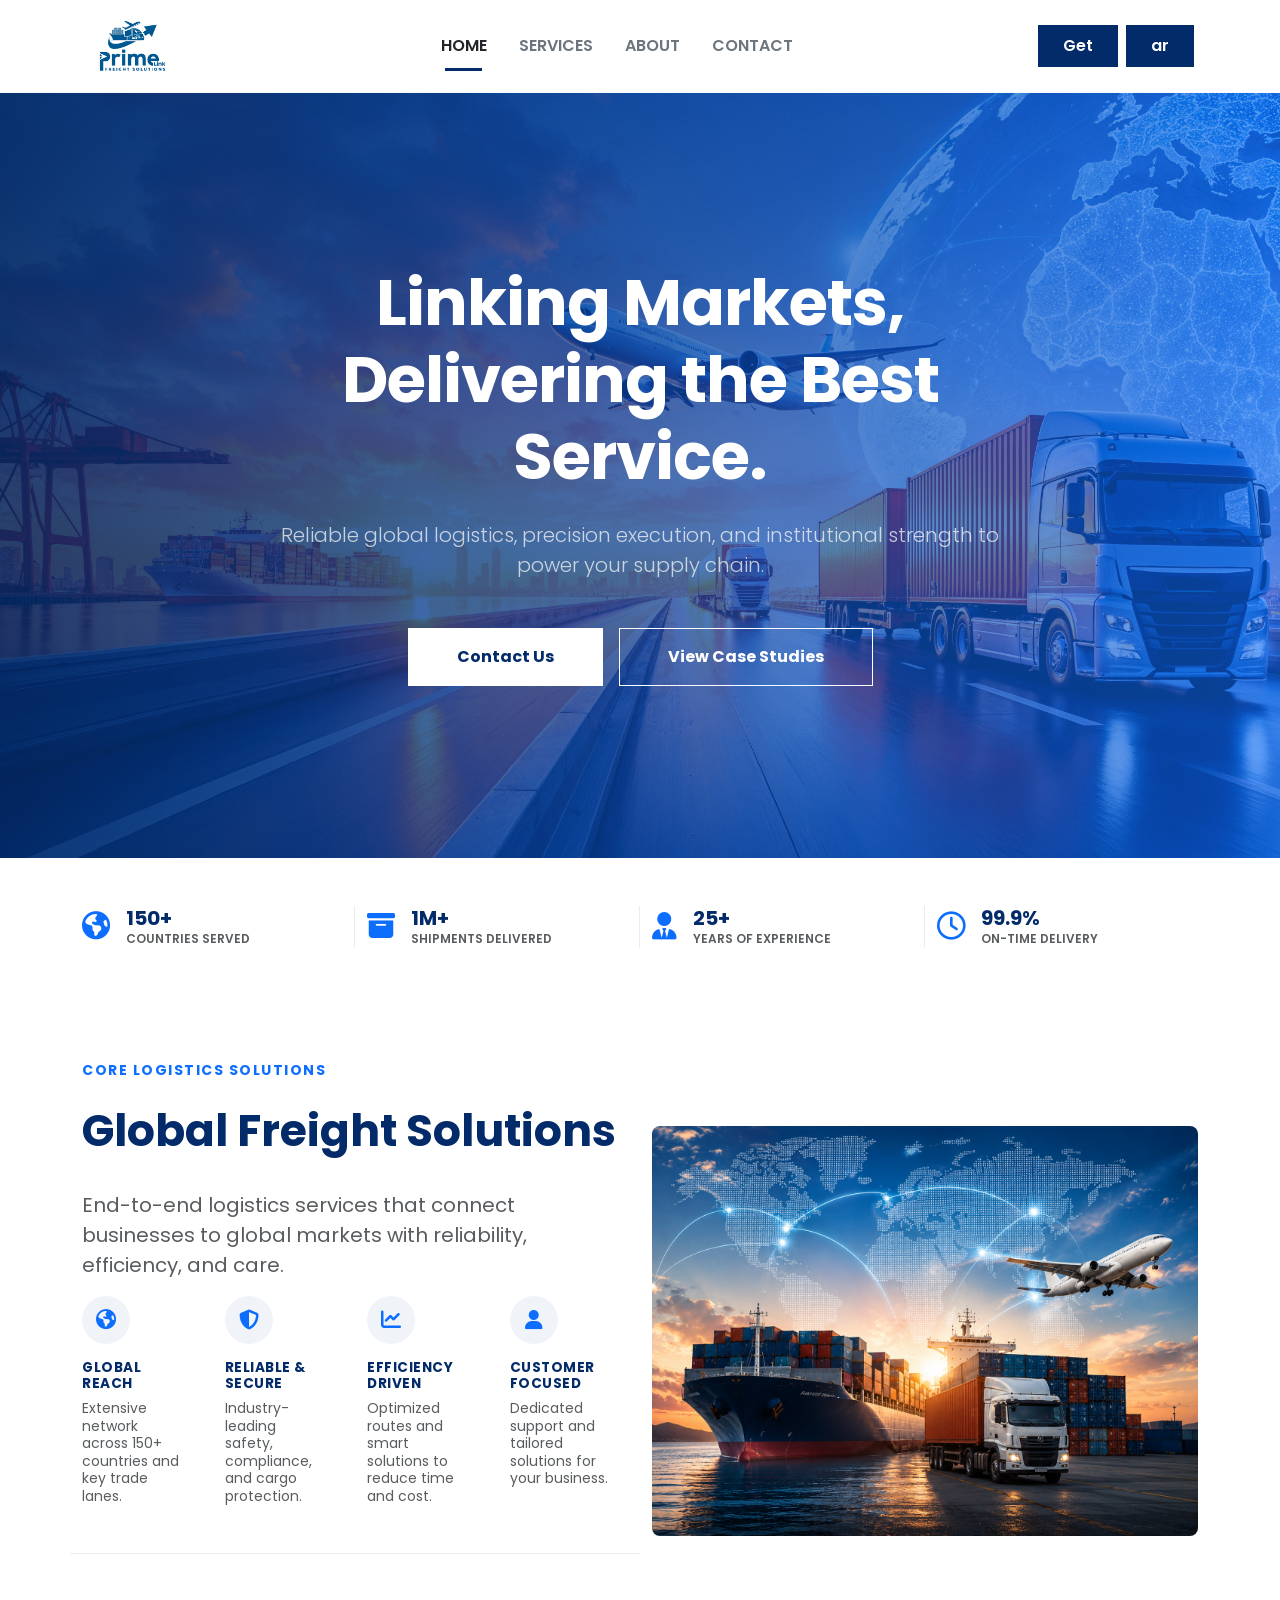
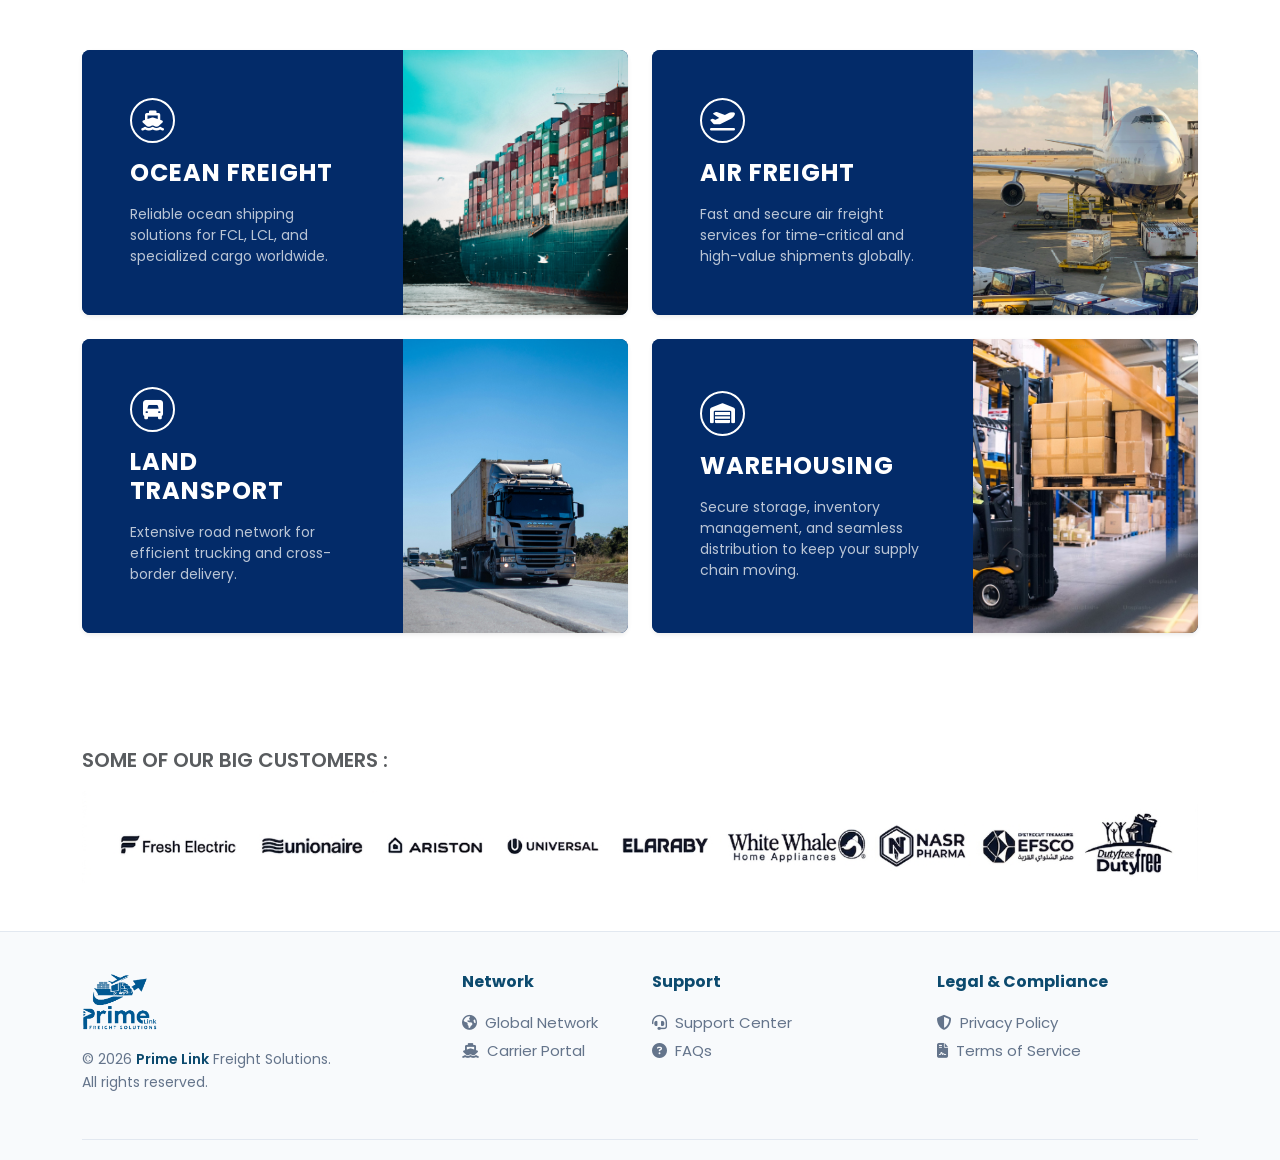
<file: index.html>
<!DOCTYPE html>
<html lang="en">
<head>
    <meta charset="UTF-8">
    <meta name="viewport" content="width=device-width, initial-scale=1.0">
    <title>Prime Link | Loading...</title>
    
    <script>
        // 1. Detect the user's browser or device language
        const userLanguage = navigator.language || navigator.userLanguage;
        
        // 2. Clear old strings to get the main two-letter language code (e.g., 'ar-EG' -> 'ar')
        const cleanLang = userLanguage.toLowerCase().slice(0, 2);

        // 3. Asynchronous redirection logic based on language rules
        if (cleanLang === 'ar') {
            // If the language is Arabic, redirect to the Arabic directory
            window.location.href = "ar/index.html";
        } else {
            // Default fallback: Redirect all other world languages to the English directory
            window.location.href = "en/index.html";
        }
    </script>
</head>
<body style="background-color: #021a3f; display: flex; justify-content: center; align-items: center; height: 100vh; margin: 0; font-family: sans-serif; color: white;">

    <div style="text-align: center; padding: 20px;">
        <h2 style="margin-bottom: 10px;">Welcome to Prime Link</h2>
        <p style="opacity: 0.8; font-size: 0.9rem; margin-bottom: 20px;">Please select your preferred language / الرجاء اختيار اللغة المفضلة</p>
        <div style="display: flex; gap: 15px; justify-content: center;">
            <a href="en/index.html" style="color: #ffffff; background-color: #032b69; padding: 10px 20px; text-decoration: none; border-radius: 5px; font-weight: 600; font-size: 0.85rem;">English</a>
            <a href="ar/index.html" style="color: #ffffff; background-color: #198754; padding: 10px 20px; text-decoration: none; border-radius: 5px; font-weight: 600; font-size: 0.85rem;">العربية</a>
        </div>
    </div>

</body>
</html>
</file>
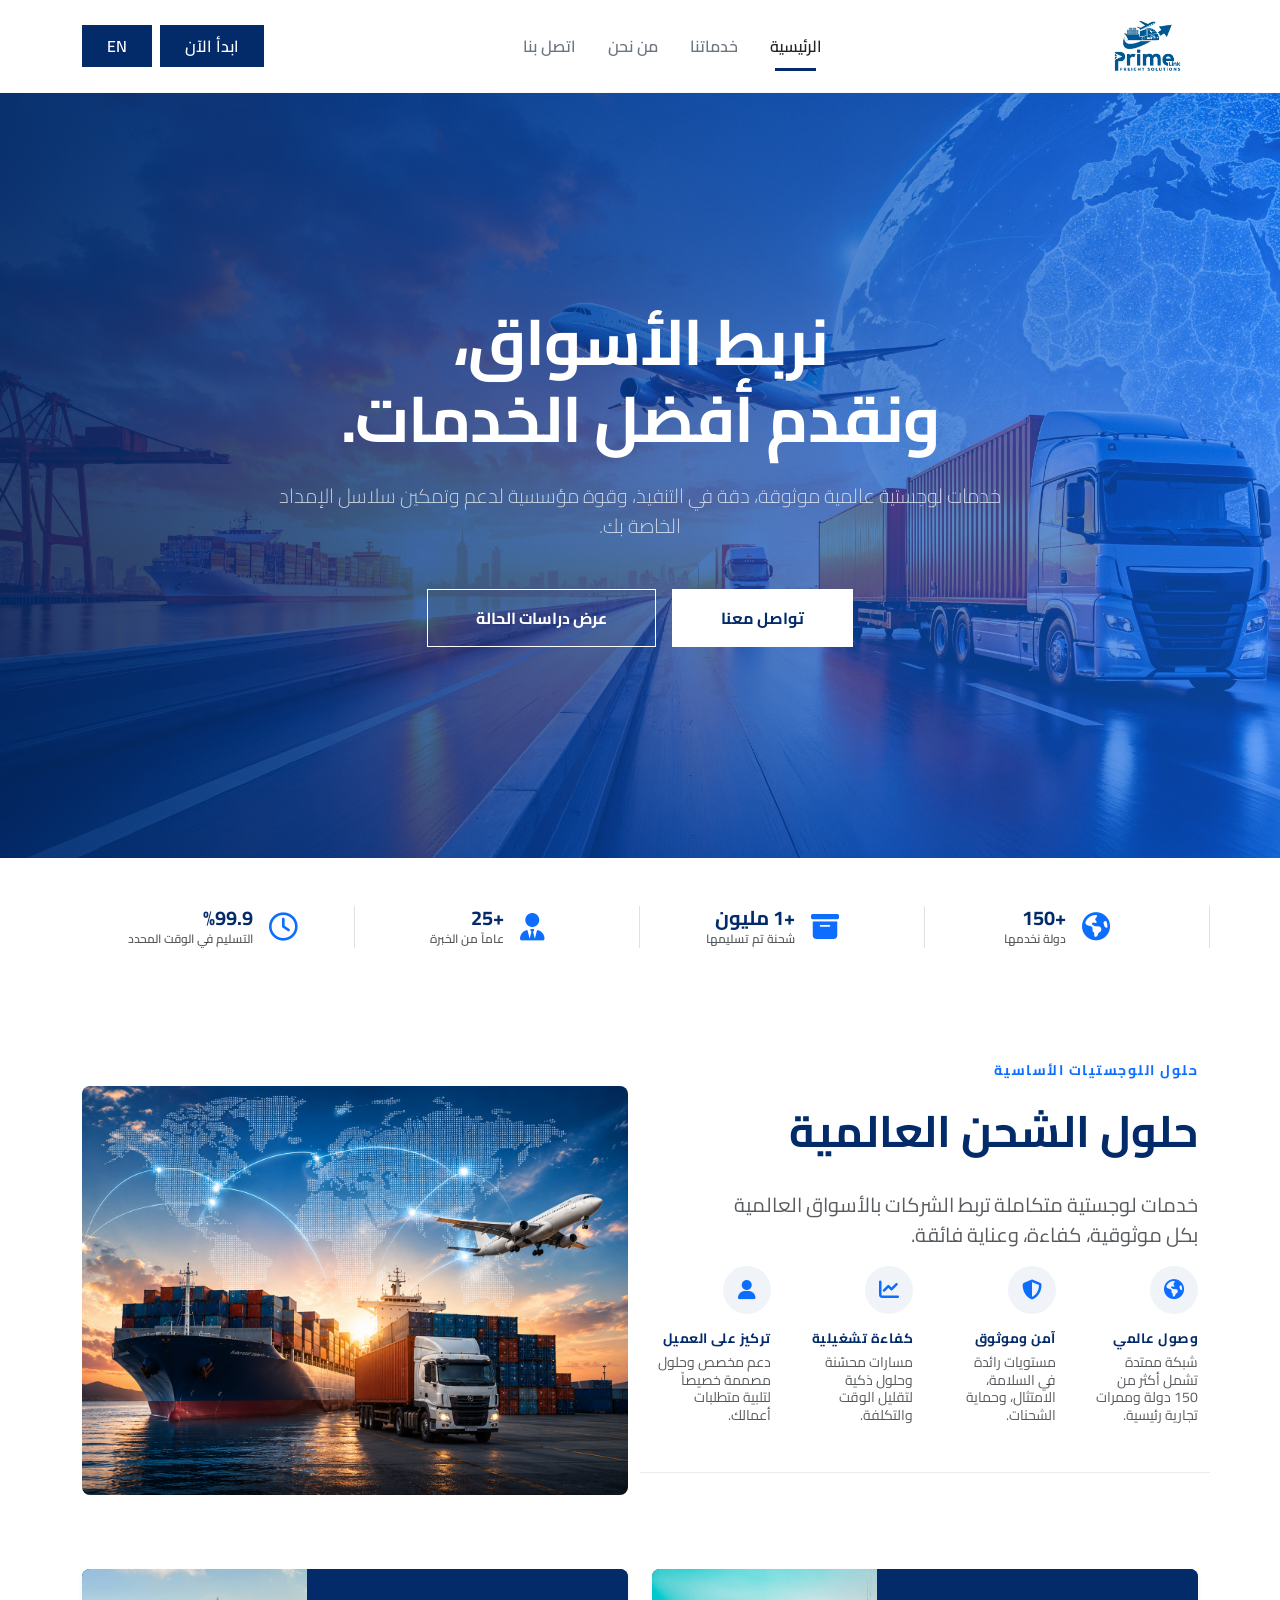
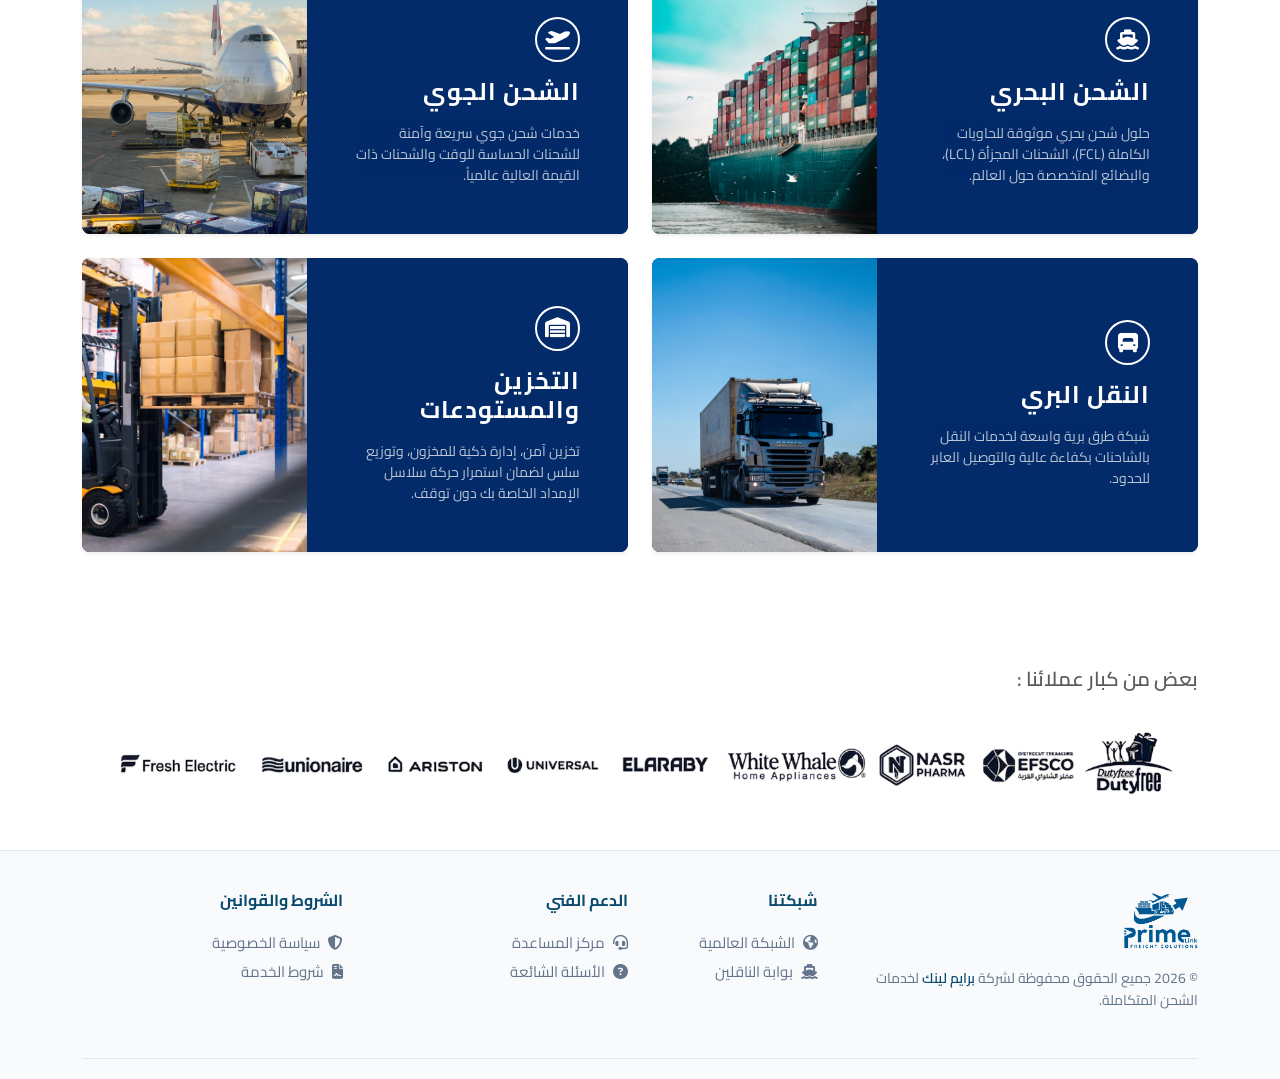
<file: ar/index.html>
<!doctype html>
<html lang="ar" dir="rtl">
  <head>
     <!-- 
    =======================================================================
    * PROJECT:     Professional Multi-page Portfolio
    * PAGE:        index (index.html)
    * AUTHOR:      Mostafa AbdEl-All
    * =======================================================================
    -->
    
    <!-- METADATA & CONTENT CONFIGURATION -->
    <meta charset="UTF-8" />
    <meta name="viewport" content="width=device-width, initial-scale=1.0" />
    <title>المعرض الشخصي | الرئيسية</title>

    <!-- EXTERNAL STYLESHEETS & FONTS -->
    <!-- Typography: Cairo (for Arabic text) and Poppins (for English/fallback text) -->
    <link
      href="https://fonts.googleapis.com/css2?family=Cairo:wght@300;400;600;700&family=Poppins:wght@300;400;600;700&display=swap"
      rel="stylesheet"
    />
    <!-- Iconography: FontAwesome v6.5.1 Icons -->
    <link
      rel="stylesheet"
      href="https://cdnjs.cloudflare.com/ajax/libs/font-awesome/6.5.1/css/all.min.css"
    />
    <!-- Framework Stylesheet: Bootstrap v5 RTL Support -->
    <link rel="stylesheet" href="../css/bootstrap.rtl.min.css" />

    <!-- Application Custom Stylesheet -->
    <link rel="stylesheet" href="../css/style.css" />

    <!-- Page Specific Embedded Overrides -->
    <style>
      body {
        font-family: "Cairo", "Poppins", sans-serif;
        background-color: #f8f9fa;
      }
    </style>
  </head>
  <body>
    
    <!-- GLOBAL NAVIGATION HEADER -->
    <!-- Sticky-top white background navbar with standard responsive Bootstrap behavior -->
    <nav
      class="navbar navbar-expand-lg navbar-light bg-white sticky-top py-3 border-bottom border-light"
    >
      <div class="container">
        <!-- Brand Logo Wrapper -->
        <a
          class="navbar-brand fw-bold text-dark d-flex align-items-center"
          href="index.html"
        >
          <img
            src="../assets/images/Logo RGB.jpg.jpeg"
            alt=""
            class="img-fluid"
            style="height: 50px"
          />
        </a>

        <!-- Mobile Menu Toggle Button (Hamburger Icon) -->
        <button
          class="navbar-toggler"
          type="button"
          data-bs-toggle="collapse"
          data-bs-target="#mainNavbar"
          aria-controls="mainNavbar"
          aria-expanded="false"
          aria-label="Toggle navigation"
        >
          <span class="navbar-toggler-icon"></span>
        </button>

        <!-- Navbar Link Links & Action Buttons Group -->
        <div class="collapse navbar-collapse" id="mainNavbar">
          <!-- Main Navigation Links -->
          <ul class="navbar-nav ms-auto me-auto mb-2 mb-lg-0 gap-lg-3">
            <li class="nav-item">
              <a
                class="nav-link active fw-semibold text-uppercase text-dark position-relative"
                href="index.html"
                >الرئيسية</a
              >
            </li>
            <li class="nav-item">
              <a
                class="nav-link fw-semibold text-uppercase text-secondary"
                href="services.html"
                >خدماتنا</a
              >
            </li>
            <li class="nav-item">
              <a
                class="nav-link fw-semibold text-uppercase text-secondary"
                href="about.html"
                >من نحن</a
              >
            </li>
            <li class="nav-item">
              <a
                class="nav-link fw-semibold text-uppercase text-secondary"
                href="contact.html"
                >اتصل بنا</a
              >
            </li>
          </ul>
          
          <!-- CTA & Localization Actions -->
          <div class="d-flex">
            <a
              href="contact.html"
              class="btn btn-primary-dark px-4 py-2 me-2 rounded-0 text-white fw-semibold"
              >ابدأ الآن</a
            >
             <a
              href="../en/index.html"
              class="btn btn-primary-dark px-4 py-2 rounded-0 text-white fw-semibold"
              >EN</a
            >
          </div>
        </div>
      </div>
    </nav>
    
    <!-- HERO HERO BANNER SECTION -->
    <!-- Features full height overlay background container with primary headings and call-to-actions -->
    <header
      class="hero-banner d-flex align-items-center text-center text-white position-relative"
    >
      <!-- Dark Mask Overlay for Text Contrast and Readability -->
      <div
        class="hero-overlay position-absolute top-0 start-0 w-100 h-100"
      ></div>

      <div class="container position-relative z-1">
        <div class="row justify-content-center">
          <div class="col-xl-9 col-lg-10">
            <!-- Main Value Proposition Heading -->
            <h1 class="display-3 fw-bold tracking-tight mb-4 text-white">
              نربط الأسواق،<br />ونقدم أفضل الخدمات.
            </h1>
            <!-- Secondary Supporting Paragraph -->
            <p class="lead mb-5 px-md-5 text-light opacity-75 fs-5">
              خدمات لوجستية عالمية موثوقة، دقة في التنفيذ، وقوة مؤسسية لدعم وتمكين سلاسل الإمداد الخاصة بك.
            </p>
            <!-- Hero CTAs Button Grid -->
            <div class="d-flex justify-content-center gap-3 flex-wrap">
              <a
                href="contact.html"
                class="btn btn-white px-5 py-3 rounded-0 fw-bold"
                >تواصل معنا</a
              >
              <a
                href="services.html"
                class="btn btn-outline-white px-5 py-3 rounded-0 fw-bold"
                >عرض دراسات الحالة</a
              >
            </div>
          </div>
        </div>
      </div>
    </header>

    <!-- KEY BUSINESS STATISTICS SECTION -->
    <!-- Horizontal row visualizing company achievements and key metrics -->
    <section class="stats-section bg-white">
      <div class="container text-center">
        <div
          class="row g-4 justify-content-between align-items-center text-center text-md-start py-5"
        >
          <!-- Stat Item: Global Reach Countries -->
          <div
            class="col-xl-3 col-md-6 d-md-flex align-items-center gap-3 justify-content-center justify-content-xl-center bottom-stat-col border-end-lg"
          >
            <div class="stat-icon text-primary fs-3 mb-2 mb-md-0">
              <i class="fa-solid fa-earth-americas"></i>
            </div>
            <div>
              <h4 class="fw-bold text-dark-blue mb-0 fs-5">+150</h4>
              <p
                class="text-uppercase text-muted small fw-semibold tracking-wider mb-0"
                style="font-size: 0.75rem"
              >
                دولة نخدمها
              </p>
            </div>
          </div>

          <!-- Stat Item: Shipments Delivered -->
          <div
            class="col-xl-3 col-md-6 d-md-flex align-items-center gap-3 justify-content-center justify-content-xl-center bottom-stat-col border-end-lg"
          >
            <div class="stat-icon text-primary fs-3 mb-2 mb-md-0">
              <i class="fa-solid fa-box-archive"></i>
            </div>
            <div>
              <h4 class="fw-bold text-dark-blue mb-0 fs-5">+1 مليون</h4>
              <p
                class="text-uppercase text-muted small fw-semibold tracking-wider mb-0"
                style="font-size: 0.75rem"
              >
                شحنة تم تسليمها
              </p>
            </div>
          </div>

          <!-- Stat Item: Years of Industry Experience -->
          <div
            class="col-xl-3 col-md-6 d-md-flex align-items-center gap-3 justify-content-center justify-content-xl-center bottom-stat-col border-end-lg"
          >
            <div class="stat-icon text-primary fs-3 mb-2 mb-md-0">
              <i class="fa-solid fa-user-tie"></i>
            </div>
            <div>
              <h4 class="fw-bold text-dark-blue mb-0 fs-5">+25</h4>
              <p
                class="text-uppercase text-muted small fw-semibold tracking-wider mb-0"
                style="font-size: 0.75rem"
              >
                عاماً من الخبرة
              </p>
            </div>
          </div>

          <!-- Stat Item: On-time Delivery Rate -->
          <div
            class="col-xl-3 col-md-6 d-md-flex align-items-center gap-3 justify-content-center justify-content-xl-center border-end-lg"
          >
            <div class="stat-icon text-primary fs-3 mb-2 mb-md-0">
              <i class="fa-regular fa-clock"></i>
            </div>
            <div>
              <h4 class="fw-bold text-dark-blue mb-0 fs-5">%99.9</h4>
              <p
                class="text-uppercase text-muted small fw-semibold tracking-wider mb-0"
                style="font-size: 0.75rem"
              >
                التسليم في الوقت المحدد
              </p>
            </div>
          </div>
        </div>
      </div>
    </section>
    
    <!-- SERVICES & CORE COMPETENCIES SECTION -->
    <section class="services-section py-5 bg-white">
      <div class="container py-3">
        
        <!-- Part 1: Section Introduction & Highlight Grid -->
        <div class="row align-items-center g-4 mb-5">
          <!-- Text Content & Value Pillars -->
          <div class="col-lg-6">
            <!-- Section Titles -->
            <div class="row g-3 mb-3">
              <span
                class="text-primary fw-bold text-uppercase tracking-wider small d-block mb-2"
                style="letter-spacing: 1.5px"
                >حلول اللوجستيات الأساسية</span
              >
              <h2
                class="display-5 fw-bold text-dark-blue mb-3"
                style="font-size: 2.75rem"
              >
                حلول الشحن العالمية
              </h2>
              <p class="text-muted mb-0 fs-5 lh-base" style="max-width: 90%">
                خدمات لوجستية متكاملة تربط الشركات بالأسواق العالمية بكل موثوقية، كفاءة، وعناية فائقة.
              </p>
            </div>
            
            <!-- Core Value Grid Checklist -->
            <div class="row g-4 mb-5 pb-5 border-bottom border-light-subtle">
              
              <!-- Value 1: Global Reach -->
              <div class="col-xl-3 col-md-6">
                <div
                  class="feature-item d-flex flex-column align-items-center text-center align-items-sm-start text-sm-start pe-xl-3"
                >
                  <div
                    class="feature-icon-wrap mb-3 d-flex align-items-center justify-content-center rounded-circle bg-light-blue"
                  >
                    <i class="fa-solid fa-earth-americas text-primary fs-5"></i>
                  </div>
                  <h6
                    class="fw-bold text-dark-blue text-uppercase mb-2"
                    style="letter-spacing: 0.5px; font-size: 0.85rem"
                  >
                    وصول عالمي
                  </h6>
                  <p class="text-muted small mb-0 lh-sm">
                    شبكة ممتدة تشمل أكثر من 150 دولة وممرات تجارية رئيسية.
                  </p>
                </div>
              </div>

              <!-- Value 2: Security & Trust -->
              <div class="col-xl-3 col-md-6">
                <div
                  class="feature-item d-flex flex-column align-items-center text-center align-items-sm-start text-sm-start pe-xl-3"
                >
                  <div
                    class="feature-icon-wrap mb-3 d-flex align-items-center justify-content-center rounded-circle bg-light-blue"
                  >
                    <i class="fa-solid fa-shield-halved text-primary fs-5"></i>
                  </div>
                  <h6
                    class="fw-bold text-dark-blue text-uppercase mb-2"
                    style="letter-spacing: 0.5px; font-size: 0.85rem"
                  >
                    آمن وموثوق
                  </h6>
                  <p class="text-muted small mb-0 lh-sm">
                    مستويات رائدة في السلامة، الامتثال، وحماية الشحنات.
                  </p>
                </div>
              </div>

              <!-- Value 3: Operational Efficiency -->
              <div class="col-xl-3 col-md-6">
                <div
                  class="feature-item d-flex flex-column align-items-center text-center align-items-sm-start text-sm-start pe-xl-3"
                >
                  <div
                    class="feature-icon-wrap mb-3 d-flex align-items-center justify-content-center rounded-circle bg-light-blue"
                  >
                    <i class="fa-solid fa-chart-line text-primary fs-5"></i>
                  </div>
                  <h6
                    class="fw-bold text-dark-blue text-uppercase mb-2"
                    style="letter-spacing: 0.5px; font-size: 0.85rem"
                  >
                    كفاءة تشغيلية
                  </h6>
                  <p class="text-muted small mb-0 lh-sm">
                    مسارات محسّنة وحلول ذكية لتقليل الوقت والتكلفة.
                  </p>
                </div>
              </div>

              <!-- Value 4: Customer-Centric Support -->
              <div class="col-xl-3 col-md-6">
                <div
                  class="feature-item d-flex flex-column align-items-center text-center align-items-sm-start text-sm-start"
                >
                  <div
                    class="feature-icon-wrap mb-3 d-flex align-items-center justify-content-center rounded-circle bg-light-blue"
                  >
                    <i class="fa-solid fa-user text-primary fs-5"></i>
                  </div>
                  <h6
                    class="fw-bold text-dark-blue text-uppercase mb-2"
                    style="letter-spacing: 0.5px; font-size: 0.85rem"
                  >
                    تركيز على العميل
                  </h6>
                  <p class="text-muted small mb-0 lh-sm">
                    دعم مخصص وحلول مصممة خصيصاً لتلبية متطلبات أعمالك.
                  </p>
                </div>
              </div>

            </div>
          </div>
          
          <!-- Illustrative Promo Graphic Banner -->
          <div class="col-lg-6">
            <div class="position-relative text-center text-lg-start">
              <img
                src="../assets/images/global-freight-logistics.png"
                alt="Global Freight Logistics"
                class="img-fluid rounded-3"
              />
            </div>
          </div>
        </div>

        <!-- Part 2: Detailed Services Panel Cards Group -->
        <div class="row g-4">
          
          <!-- Service Card 1: Ocean Freight Services -->
          <div class="col-lg-6">
            <div
              class="service-panel-card d-flex flex-column flex-md-row rounded-3 overflow-hidden shadow-sm h-100"
            >
              <div
                class="service-panel-info p-4 p-xl-5 text-white d-flex flex-column justify-content-center position-relative"
              >
                <div
                  class="service-panel-icon mb-3 d-flex align-items-center justify-content-center rounded-circle border border-white border-2"
                >
                  <i class="fa-solid fa-ship fs-5"></i>
                </div>
                <h4 class="fw-bold text-uppercase mb-3 tracking-wide">
                  الشحن البحري
                </h4>
                <p class="text-light opacity-75 small mb-0">
                  حلول شحن بحري موثوقة للحاويات الكاملة (FCL)، الشحنات المجزأة (LCL)، والبضائع المتخصصة حول العالم.
                </p>
              </div>
              <div
                class="service-panel-img"
                style="
                  background-image: url('../assets/images/ocean-freight-bg.jpg');
                "
              ></div>
            </div>
          </div>

          <!-- Service Card 2: Air Freight Services -->
          <div class="col-lg-6">
            <div
              class="service-panel-card d-flex flex-column flex-md-row rounded-3 overflow-hidden shadow-sm h-100"
            >
              <div
                class="service-panel-info p-4 p-xl-5 text-white d-flex flex-column justify-content-center position-relative"
              >
                <div
                  class="service-panel-icon mb-3 d-flex align-items-center justify-content-center rounded-circle border border-white border-2"
                >
                  <i class="fa-solid fa-plane-departure fs-5"></i>
                </div>
                <h4 class="fw-bold text-uppercase mb-3 tracking-wide">
                  الشحن الجوي
                </h4>
                <p class="text-light opacity-75 small mb-0">
                  خدمات شحن جوي سريعة وآمنة للشحنات الحساسة للوقت والشحنات ذات القيمة العالية عالمياً.
                </p>
              </div>
              <div
                class="service-panel-img"
                style="
                  background-image: url('../assets/images/air-freight-bg.jpg');
                "
              ></div>
            </div>
          </div>

          <!-- Service Card 3: Land Transport Services -->
          <div class="col-lg-6">
            <div
              class="service-panel-card d-flex flex-column flex-md-row rounded-3 overflow-hidden shadow-sm h-100"
            >
              <div
                class="service-panel-info p-4 p-xl-5 text-white d-flex flex-column justify-content-center position-relative"
              >
                <div
                  class="service-panel-icon mb-3 d-flex align-items-center justify-content-center rounded-circle border border-white border-2"
                >
                  <i class="fa-solid fa-truck-front fs-5"></i>
                </div>
                <h4 class="fw-bold text-uppercase mb-3 tracking-wide">
                  النقل البري
                </h4>
                <p class="text-light opacity-75 small mb-0">
                  شبكة طرق برية واسعة لخدمات النقل بالشاحنات بكفاءة عالية والتوصيل العابر للحدود.
                </p>
              </div>
              <div
                class="service-panel-img"
                style="
                  background-image: url('../assets/images/land-transport-bg.jpg');
                "
              ></div>
            </div>
          </div>

          <!-- Service Card 4: Warehousing & Fulfillment -->
          <div class="col-lg-6">
            <div
              class="service-panel-card d-flex flex-column flex-md-row rounded-3 overflow-hidden shadow-sm h-100"
            >
              <div
                class="service-panel-info p-4 p-xl-5 text-white d-flex flex-column justify-content-center position-relative"
              >
                <div
                  class="service-panel-icon mb-3 d-flex align-items-center justify-content-center rounded-circle border border-white border-2"
                >
                  <i class="fa-solid fa-warehouse fs-5"></i>
                </div>
                <h4 class="fw-bold text-uppercase mb-3 tracking-wide">
                  التخزين والمستودعات
                </h4>
                <p class="text-light opacity-75 small mb-0">
                  تخزين آمن، إدارة ذكية للمخزون، وتوزيع سلس لضمان استمرار حركة سلاسل الإمداد الخاصة بك دون توقف.
                </p>
              </div>
              <div
                class="service-panel-img"
                style="
                  background-image: url('../assets/images/warehouse-bg.jpg');
                "
              ></div>
            </div>
          </div>
        </div>
      </div>
      
      <!-- B2B Strategic Partners Showcase Container -->
      <div class="container text-center mt-5 pt-5">
        <p class="text-uppercase text-start text-muted small fw-semibold" style="font-size: 1.25rem"> 
          بعض من كبار عملائنا :
        </p>
         <img src="../assets/images/partners (2).png" alt="" class="img-fluid" />
      </div>
    </section>

    <!-- MAIN APP FOOTER COMPONENT -->
    <footer class="main-footer">
      <div class="container">
        <div class="row gy-4">
          <!-- Identity and Copyright Column -->
          <div class="col-lg-4 col-md-6">
            <div class="footer-brand">
              <img
                src="../assets/images/logo_footer.png"
                alt="لوجو برايم لينك"
                class="footer-logo mb-3"
              />
              <p class="copyright-text">
                &copy; 2026 جميع الحقوق محفوظة لشركة <span class="highlight">برايم لينك</span> لخدمات الشحن المتكاملة.
              </p>
            </div>
          </div>

          <!-- Navigation Links Column: Network Infrastructure -->
          <div class="col-lg-2 col-md-6">
            <h5 class="footer-heading">شبكتنا</h5>
            <ul class="footer-links list-unstyled">
              <li>
                <a href="#"
                  ><i class="fa-solid fa-earth-americas me-2"></i>الشبكة العالمية</a
                >
              </li>
              <li>
                <a href="#"
                  ><i class="fa-solid fa-ship me-2"></i>بوابة الناقلين</a
                >
              </li>
            </ul>
          </div>

          <!-- Navigation Links Column: Customer Support Ecosystem -->
          <div class="col-lg-3 col-md-6">
            <h5 class="footer-heading">الدعم الفني</h5>
            <ul class="footer-links list-unstyled">
              <li>
                <a href="#"
                  ><i class="fa-solid fa-headset me-2"></i>مركز المساعدة</a
                >
              </li>
              <li>
                <a href="#"
                  ><i class="fa-solid fa-circle-question me-2"></i>الأسئلة الشائعة</a
                >
              </li>
            </ul>
          </div>

          <!-- Navigation Links Column: Compliance & Legal Information -->
          <div class="col-lg-3 col-md-6">
            <h5 class="footer-heading">الشروط والقوانين</h5>
            <ul class="footer-links list-unstyled">
              <li>
                <a href="#"
                  ><i class="fa-solid fa-shield-halved me-2"></i>سياسة الخصوصية</a
                >
              </li>
              <li>
                <a href="#"
                  ><i class="fa-solid fa-file-contract me-2"></i>شروط الخدمة</a
                >
              </li>
            </ul>
          </div>
        </div>

        <!-- Section Border Separator -->
        <hr class="footer-divider" />

        <!-- Bottom Footer Utility bar (Reserved for dynamic credits or localization flags) -->
        <div class="footer-bottom text-center"></div>
      </div>
    </footer>

    <!-- CORE DEPENDENCIES JAVASCRIPT SCRIPTS -->
    <!-- Framework Engine Bundle (Includes Bootstrap core & Popper.js) -->
    <script src="../js/bootstrap.bundle.min.js"></script>
    <!-- Core App Custom Scripts -->
    <script src="../js/main.js"></script>
  </body>
</html>
</file>
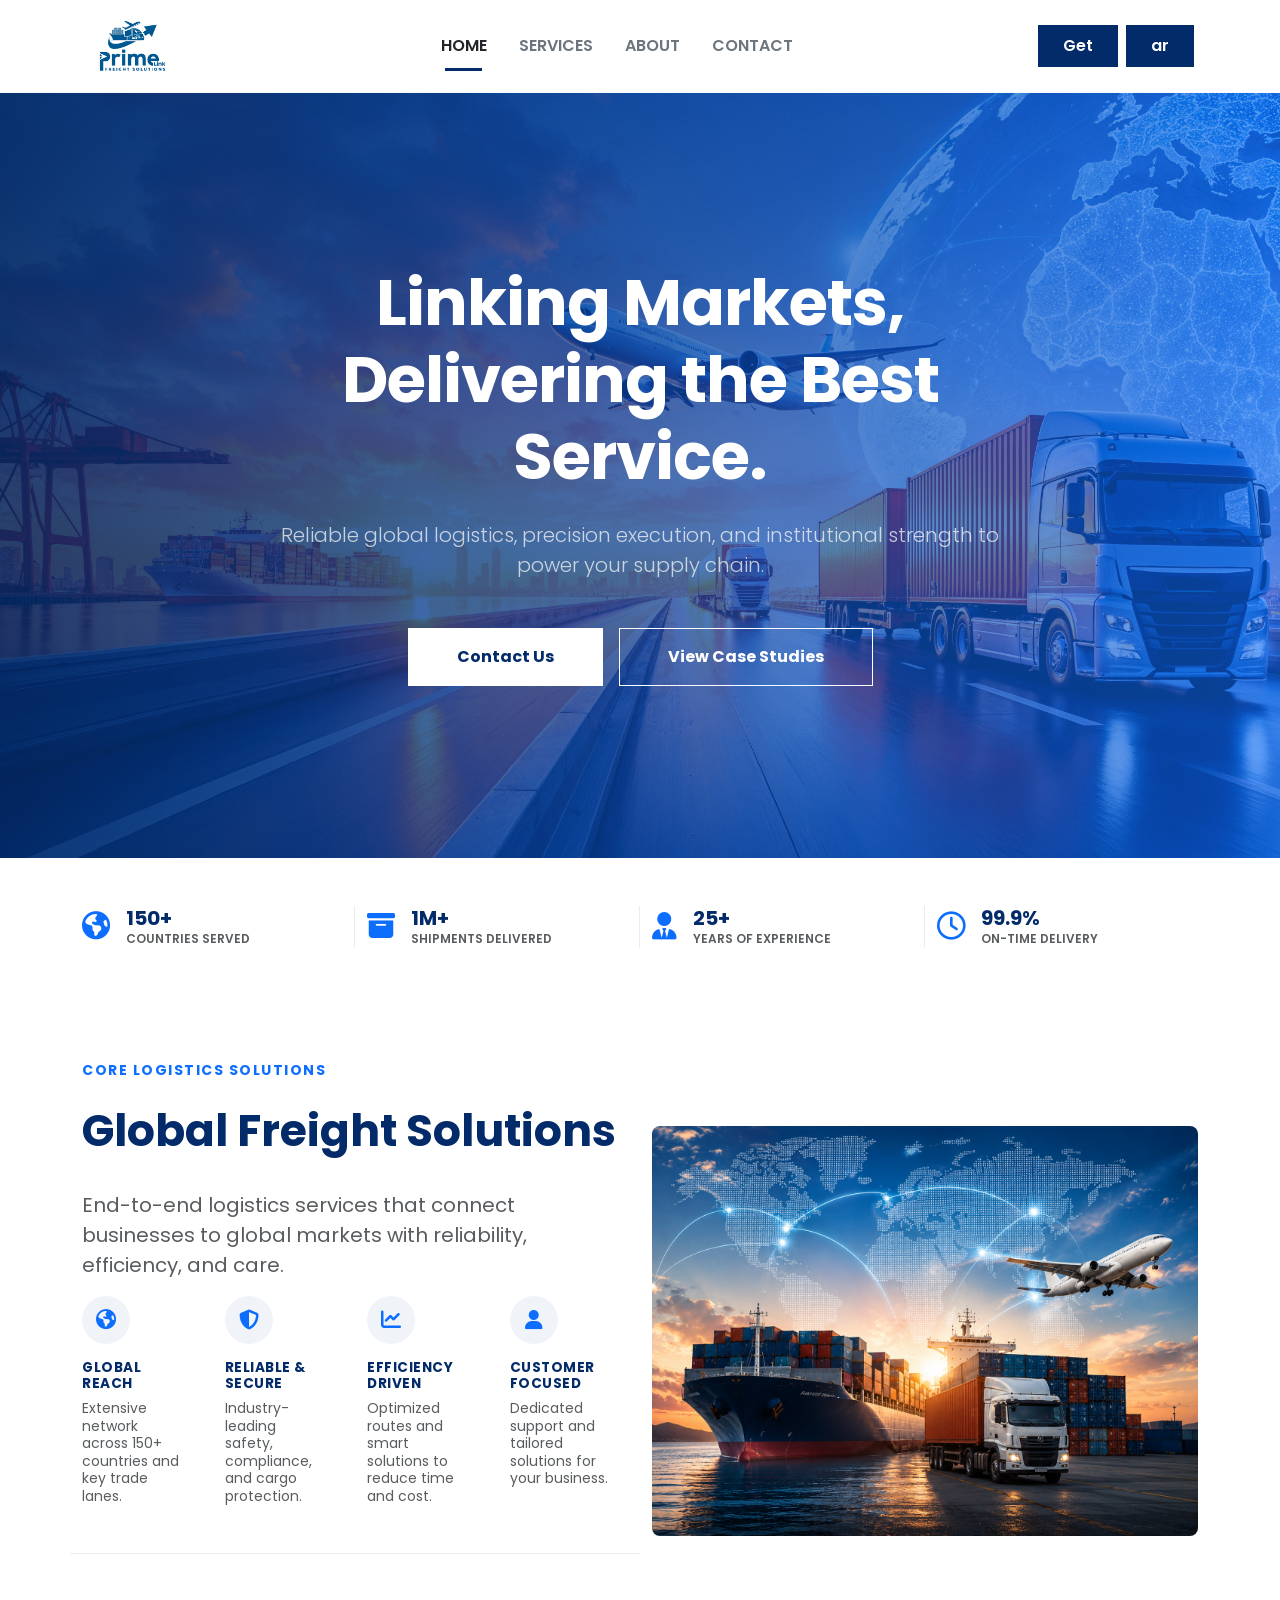
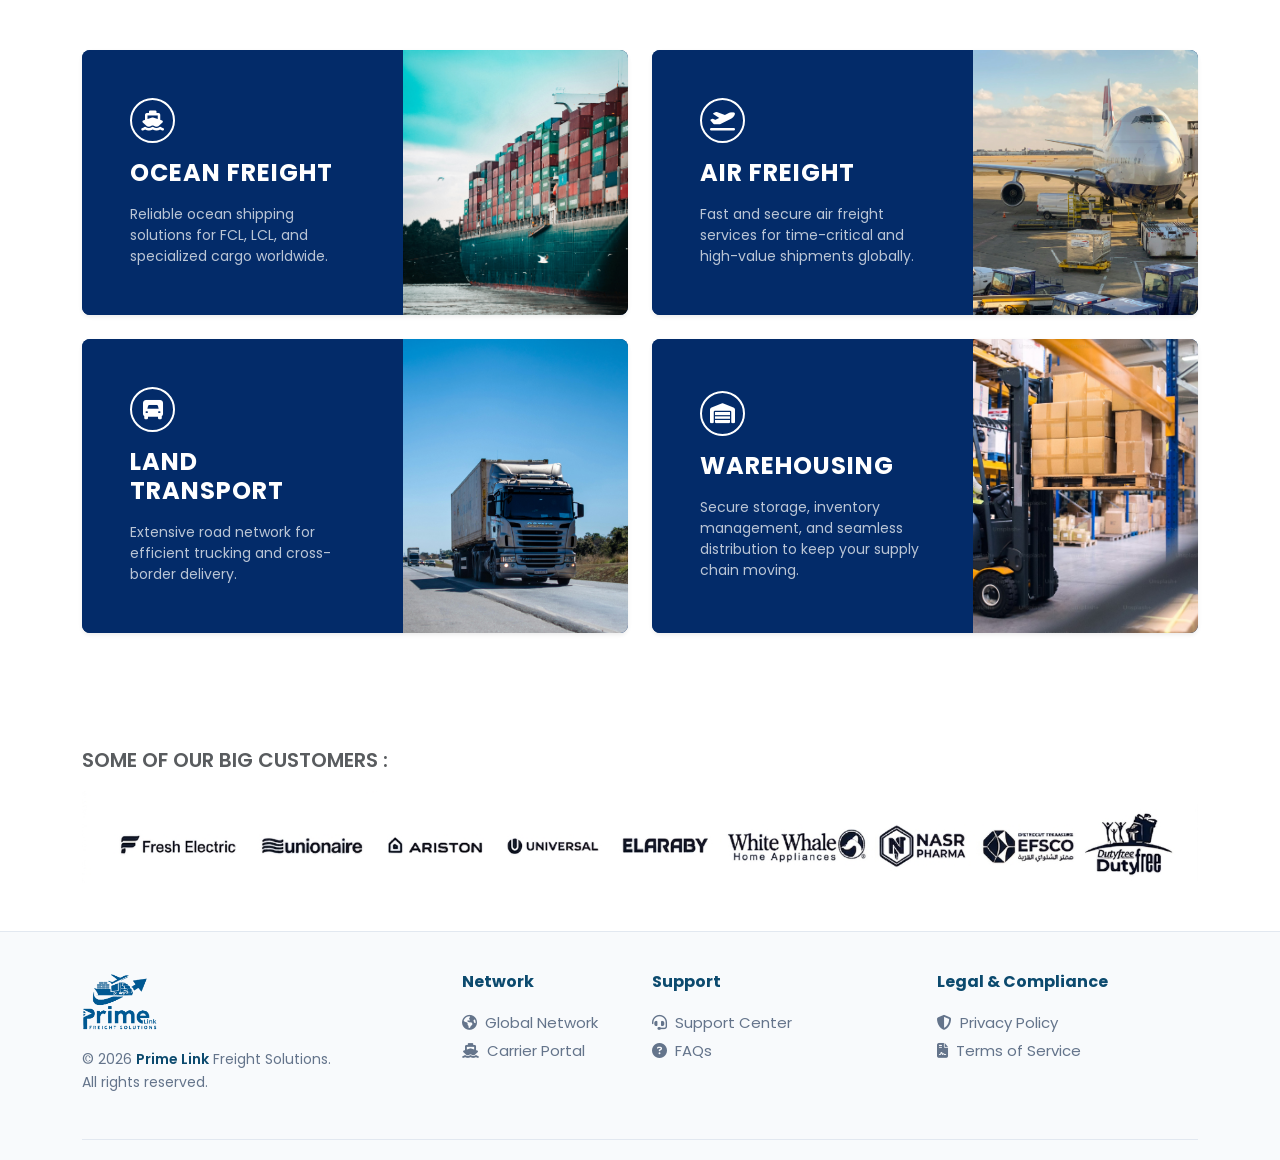
<file: en/index.html>
<!doctype html>
<html lang="en">
  <head>
    <!-- 
    =======================================================================
    * PROJECT:     Logistics & Freight Digital Interface
    * VERSION:     1.0.0
    * AUTHOR:      Mostafa Abdel-All
    * DESCRIPTION: Home Page (English Version) with Multilingual Setup
    =======================================================================
    -->
    <meta charset="UTF-8" />
    <meta name="viewport" content="width=device-width, initial-scale=1.0" />
    <meta
      name="description"
      content="Freight Forwarding | Logistics Services | Air Freight | Sea Freight | Customs Clearance | Warehousing | supply chain 
               All international shipping services 
               Global Shipping Solutions
               Linking markets with the best service"
    />
    <meta
      name="keywords"
      content="Freight Forwarding, Logistics Services, Air Freight, Sea Freight, Customs Clearance, Warehousing, supply chain, All international shipping services, Global Shipping Solutions, Linking markets with the best service"
    />
    <meta name="author" content="Mostafa Abdel-All" />

    <title>Prime Link</title>

    <!-- THIRD-PARTY CORE CSS STYLESHEETS -->
    <!-- Google Fonts: Poppins (Clean Sans-Serif Typography) -->
    <link
      href="https://fonts.googleapis.com/css2?family=Poppins:wght@300;400;600;700&display=swap"
      rel="stylesheet"
    />
    <!-- Font Awesome Icons (Scalable Vector Icons) -->
    <link
      rel="stylesheet"
      href="https://cdnjs.cloudflare.com/ajax/libs/font-awesome/6.5.1/css/all.min.css"
    />
    <!-- Bootstrap 5 Compiled CSS (Local Production File) -->
    <link rel="stylesheet" href="../css/bootstrap.min.css" />

    <!-- CUSTOM USER-DEFINED STYLESHEETS -->
    <!-- Primary Global Stylesheet (LTR Layouts) -->
    <link rel="stylesheet" href="../css/style.css" />

    <!-- PAGE-SPECIFIC CRITICAL INLINE STYLES -->
    <style>
      body {
        font-family: "Poppins", sans-serif;
        background-color: #f8f9fa;
      }
    </style>
  </head>
  <body>
    <!-- ==========================================
          START: GLOBAL NAVIGATION BAR
          Features: Sticky-top, Responsive, Dark Theme
          ========================================== -->
    <nav
      class="navbar navbar-expand-lg navbar-light bg-white sticky-top py-3 border-bottom border-light"
    >
      <div class="container">
        <a
          class="navbar-brand fw-bold text-dark d-flex align-items-center"
          href="index.html"
        >
          <img
            src="../assets/images/Logo RGB.jpg.jpeg"
            alt=""
            class="img-fluid"
            style="height: 50px"
          />
        </a>

        <button
          class="navbar-toggler"
          type="button"
          data-bs-toggle="collapse"
          data-bs-target="#mainNavbar"
          aria-controls="mainNavbar"
          aria-expanded="false"
          aria-label="Toggle navigation"
        >
          <span class="navbar-toggler-icon"></span>
        </button>

        <div class="collapse navbar-collapse" id="mainNavbar">
          <ul class="navbar-nav mx-auto mb-2 mb-lg-0 gap-lg-3">
            <li class="nav-item">
              <a
                class="nav-link active fw-semibold text-uppercase text-dark position-relative"
                href="index.html"
                >Home</a
              >
            </li>
            <li class="nav-item">
              <a
                class="nav-link fw-semibold text-uppercase text-secondary"
                href="services.html"
                >Services</a
              >
            </li>
            <li class="nav-item">
              <a
                class="nav-link fw-semibold text-uppercase text-secondary"
                href="about.html"
                >About</a
              >
            </li>
            <li class="nav-item">
              <a
                class="nav-link fw-semibold text-uppercase text-secondary"
                href="contact.html"
                >Contact</a
              >
            </li>
          </ul>
          <div class="d-flex">
            <a
              href="contact.html"
              class="btn btn-primary-dark px-4 py-2 mx-1 rounded-0 text-white fw-semibold"
              >Get</a
            >
            <a
              href="../ar/index.html"
              class="btn btn-primary-dark px-4 py-2 mx-1 rounded-0 text-white fw-semibold"
              >ar</a
            >
          </div>
        </div>
      </div>
    </nav>
    <!-- ==========================================
          END: GLOBAL NAVIGATION BAR
          ========================================== -->
    <!-- ==========================================
          START: HERO MAIN SECTION
          Structure: Full-Width Background Image + Overlay + Centered Content
          ========================================== -->
    <header
      class="hero-banner d-flex align-items-center text-center text-white position-relative"
    >
      <div
        class="hero-overlay position-absolute top-0 start-0 w-100 h-100"
      ></div>

      <div class="container position-relative z-1">
        <div class="row justify-content-center">
          <div class="col-xl-9 col-lg-10">
            <h1 class="display-3 fw-bold tracking-tight mb-4 text-white">
              Linking Markets,<br />Delivering the Best Service.
            </h1>
            <p class="lead mb-5 px-md-5 text-light opacity-75 fs-5">
              Reliable global logistics, precision execution, and institutional
              strength to power your supply chain.
            </p>
            <div class="d-flex justify-content-center gap-3 flex-wrap">
              <a
                href="contact.html"
                class="btn btn-white px-5 py-3 rounded-0 fw-bold"
                >Contact Us</a
              >
              <a
                href="services.html"
                class="btn btn-outline-white px-5 py-3 rounded-0 fw-bold"
                >View Case Studies</a
              >
            </div>
          </div>
        </div>
      </div>
    </header>

    <section class="stats-section bg-white">
      <div class="container text-center">
        <div
          class="row g-4 justify-content-between align-items-center text-center text-md-start py-5"
        >
          <div
            class="col-xl-3 col-md-6 d-md-flex align-items-center gap-3 justify-content-center justify-content-xl-start bottom-stat-col"
          >
            <div class="stat-icon text-primary fs-3 mb-2 mb-md-0">
              <i class="fa-solid fa-earth-americas"></i>
            </div>
            <div>
              <h4 class="fw-bold text-dark-blue mb-0 fs-5">150+</h4>
              <p
                class="text-uppercase text-muted small fw-semibold tracking-wider mb-0"
                style="font-size: 0.75rem"
              >
                Countries Served
              </p>
            </div>
          </div>

          <div
            class="col-xl-3 col-md-6 d-md-flex align-items-center gap-3 justify-content-center justify-content-xl-start bottom-stat-col"
          >
            <div class="stat-icon text-primary fs-3 mb-2 mb-md-0">
              <i class="fa-solid fa-box-archive"></i>
            </div>
            <div>
              <h4 class="fw-bold text-dark-blue mb-0 fs-5">1M+</h4>
              <p
                class="text-uppercase text-muted small fw-semibold tracking-wider mb-0"
                style="font-size: 0.75rem"
              >
                Shipments Delivered
              </p>
            </div>
          </div>

          <div
            class="col-xl-3 col-md-6 d-md-flex align-items-center gap-3 justify-content-center justify-content-xl-start bottom-stat-col"
          >
            <div class="stat-icon text-primary fs-3 mb-2 mb-md-0">
              <i class="fa-solid fa-user-tie"></i>
            </div>
            <div>
              <h4 class="fw-bold text-dark-blue mb-0 fs-5">25+</h4>
              <p
                class="text-uppercase text-muted small fw-semibold tracking-wider mb-0"
                style="font-size: 0.75rem"
              >
                Years of Experience
              </p>
            </div>
          </div>

          <div
            class="col-xl-3 col-md-6 d-md-flex align-items-center gap-3 justify-content-center justify-content-xl-start"
          >
            <div class="stat-icon text-primary fs-3 mb-2 mb-md-0">
              <i class="fa-regular fa-clock"></i>
            </div>
            <div>
              <h4 class="fw-bold text-dark-blue mb-0 fs-5">99.9%</h4>
              <p
                class="text-uppercase text-muted small fw-semibold tracking-wider mb-0"
                style="font-size: 0.75rem"
              >
                On-Time Delivery
              </p>
            </div>
          </div>
        </div>
      </div>
    </section>

    <!-- ==========================================
          END: HERO MAIN SECTION
          ========================================== -->

    <!-- ==========================================
          START: CORE SERVICES HIGHLIGHT SECTION
          Structure: Icon + Title + Description
          ========================================== -->

    <section class="services-section py-5 bg-white">
      <div class="container py-3">
        <div class="row align-items-center g-4 mb-5">
          <div class="col-lg-6">
            <div class="row g-3 mb-3">
              <span
                class="text-primary fw-bold text-uppercase tracking-wider small d-block mb-2"
                style="letter-spacing: 1.5px"
                >Core Logistics Solutions</span
              >
              <h2
                class="display-5 fw-bold text-dark-blue mb-3"
                style="font-size: 2.75rem"
              >
                Global Freight Solutions
              </h2>
              <p class="text-muted mb-0 fs-5 lh-base" style="max-width: 90%">
                End-to-end logistics services that connect businesses to global
                markets with reliability, efficiency, and care.
              </p>
            </div>
            <div class="row g-4 mb-5 pb-5 border-bottom border-light-subtle">
              <div class="col-xl-3 col-md-6">
                <div
                  class="feature-item d-flex flex-column align-items-center text-center align-items-sm-start text-sm-start pe-xl-3"
                >
                  <div
                    class="feature-icon-wrap mb-3 d-flex align-items-center justify-content-center rounded-circle bg-light-blue"
                  >
                    <i class="fa-solid fa-earth-americas text-primary fs-5"></i>
                  </div>
                  <h6
                    class="fw-bold text-dark-blue text-uppercase mb-2"
                    style="letter-spacing: 0.5px; font-size: 0.85rem"
                  >
                    Global Reach
                  </h6>
                  <p class="text-muted small mb-0 lh-sm">
                    Extensive network across 150+ countries and key trade lanes.
                  </p>
                </div>
              </div>
              <div class="col-xl-3 col-md-6">
                <div
                  class="feature-item d-flex flex-column align-items-center text-center align-items-sm-start text-sm-start pe-xl-3"
                >
                  <div
                    class="feature-icon-wrap mb-3 d-flex align-items-center justify-content-center rounded-circle bg-light-blue"
                  >
                    <i class="fa-solid fa-shield-halved text-primary fs-5"></i>
                  </div>
                  <h6
                    class="fw-bold text-dark-blue text-uppercase mb-2"
                    style="letter-spacing: 0.5px; font-size: 0.85rem"
                  >
                    Reliable & Secure
                  </h6>
                  <p class="text-muted small mb-0 lh-sm">
                    Industry-leading safety, compliance, and cargo protection.
                  </p>
                </div>
              </div>
              <div class="col-xl-3 col-md-6">
                <div
                  class="feature-item d-flex flex-column align-items-center text-center align-items-sm-start text-sm-start pe-xl-3"
                >
                  <div
                    class="feature-icon-wrap mb-3 d-flex align-items-center justify-content-center rounded-circle bg-light-blue"
                  >
                    <i class="fa-solid fa-chart-line text-primary fs-5"></i>
                  </div>
                  <h6
                    class="fw-bold text-dark-blue text-uppercase mb-2"
                    style="letter-spacing: 0.5px; font-size: 0.85rem"
                  >
                    Efficiency Driven
                  </h6>
                  <p class="text-muted small mb-0 lh-sm">
                    Optimized routes and smart solutions to reduce time and
                    cost.
                  </p>
                </div>
              </div>
              <div class="col-xl-3 col-md-6">
                <div
                  class="feature-item d-flex flex-column align-items-center text-center align-items-sm-start text-sm-start"
                >
                  <div
                    class="feature-icon-wrap mb-3 d-flex align-items-center justify-content-center rounded-circle bg-light-blue"
                  >
                    <i class="fa-solid fa-user text-primary fs-5"></i>
                  </div>
                  <h6
                    class="fw-bold text-dark-blue text-uppercase mb-2"
                    style="letter-spacing: 0.5px; font-size: 0.85rem"
                  >
                    Customer Focused
                  </h6>
                  <p class="text-muted small mb-0 lh-sm">
                    Dedicated support and tailored solutions for your business.
                  </p>
                </div>
              </div>
            </div>
          </div>
          <div class="col-lg-6">
            <div class="position-relative text-center text-lg-end">
              <img
                src="../assets/images/global-freight-logistics.png"
                alt="Global Freight Logistics"
                class="img-fluid rounded-3"
              />
            </div>
          </div>
        </div>

        <div class="row g-4">
          <div class="col-lg-6">
            <div
              class="service-panel-card d-flex flex-column flex-md-row rounded-3 overflow-hidden shadow-sm h-100"
            >
              <div
                class="service-panel-info p-4 p-xl-5 text-white d-flex flex-column justify-content-center position-relative"
              >
                <div
                  class="service-panel-icon mb-3 d-flex align-items-center justify-content-center rounded-circle border border-white border-2"
                >
                  <i class="fa-solid fa-ship fs-5"></i>
                </div>
                <h4 class="fw-bold text-uppercase mb-3 tracking-wide">
                  Ocean Freight
                </h4>
                <p class="text-light opacity-75 small mb-0">
                  Reliable ocean shipping solutions for FCL, LCL, and
                  specialized cargo worldwide.
                </p>
              </div>
              <div
                class="service-panel-img"
                style="
                  background-image: url(&quot;../assets/images/ocean-freight-bg.jpg&quot;);
                "
              ></div>
            </div>
          </div>

          <div class="col-lg-6">
            <div
              class="service-panel-card d-flex flex-column flex-md-row rounded-3 overflow-hidden shadow-sm h-100"
            >
              <div
                class="service-panel-info p-4 p-xl-5 text-white d-flex flex-column justify-content-center position-relative"
              >
                <div
                  class="service-panel-icon mb-3 d-flex align-items-center justify-content-center rounded-circle border border-white border-2"
                >
                  <i class="fa-solid fa-plane-departure fs-5"></i>
                </div>
                <h4 class="fw-bold text-uppercase mb-3 tracking-wide">
                  Air Freight
                </h4>
                <p class="text-light opacity-75 small mb-0">
                  Fast and secure air freight services for time-critical and
                  high-value shipments globally.
                </p>
              </div>
              <div
                class="service-panel-img"
                style="
                  background-image: url(&quot;../assets/images/air-freight-bg.jpg&quot;);
                "
              ></div>
            </div>
          </div>

          <div class="col-lg-6">
            <div
              class="service-panel-card d-flex flex-column flex-md-row rounded-3 overflow-hidden shadow-sm h-100"
            >
              <div
                class="service-panel-info p-4 p-xl-5 text-white d-flex flex-column justify-content-center position-relative"
              >
                <div
                  class="service-panel-icon mb-3 d-flex align-items-center justify-content-center rounded-circle border border-white border-2"
                >
                  <i class="fa-solid fa-truck-front fs-5"></i>
                </div>
                <h4 class="fw-bold text-uppercase mb-3 tracking-wide">
                  Land Transport
                </h4>
                <p class="text-light opacity-75 small mb-0">
                  Extensive road network for efficient trucking and cross-border
                  delivery.
                </p>
              </div>
              <div
                class="service-panel-img"
                style="
                  background-image: url(&quot;../assets/images/land-transport-bg.jpg&quot;);
                "
              ></div>
            </div>
          </div>

          <div class="col-lg-6">
            <div
              class="service-panel-card d-flex flex-column flex-md-row rounded-3 overflow-hidden shadow-sm h-100"
            >
              <div
                class="service-panel-info p-4 p-xl-5 text-white d-flex flex-column justify-content-center position-relative"
              >
                <div
                  class="service-panel-icon mb-3 d-flex align-items-center justify-content-center rounded-circle border border-white border-2"
                >
                  <i class="fa-solid fa-warehouse fs-5"></i>
                </div>
                <h4 class="fw-bold text-uppercase mb-3 tracking-wide">
                  Warehousing
                </h4>
                <p class="text-light opacity-75 small mb-0">
                  Secure storage, inventory management, and seamless
                  distribution to keep your supply chain moving.
                </p>
              </div>
              <div
                class="service-panel-img"
                style="
                  background-image: url(&quot;../assets/images/warehouse-bg.jpg&quot;);
                "
              ></div>
            </div>
          </div>
        </div>
      </div>
      <div class="container text-center mt-5 pt-5">
        <p
          class="text-uppercase text-start text-muted small fw-semibold"
          style="font-size: 1.25rem"
        >
          Some Of Our Big Customers :
        </p>

        <img src="../assets/images/partners (2).png" alt="" class="img-fluid" />
      </div>
    </section>
    <!-- ==========================================
          END: CORE SERVICES HIGHLIGHT SECTION
          ========================================== -->

    <!-- ==========================================
          START: GLOBAL FOOTER CONFIGURATION
          Structure: 4 Columns (Brand, Network, Support, Legal)
          ========================================== -->

    <footer class="main-footer">
      <div class="container">
        <div class="row gy-4">
          <div class="col-lg-4 col-md-6">
            <div class="footer-brand">
              <img
                src="../assets/images/logo_footer.png"
                alt="Prime Link Logo"
                class="footer-logo mb-3"
              />
              <p class="copyright-text">
                &copy; 2026 <span class="highlight">Prime Link</span> Freight
                Solutions.<br />
                All rights reserved.
              </p>
            </div>
          </div>

          <div class="col-lg-2 col-md-6">
            <h5 class="footer-heading">Network</h5>
            <ul class="footer-links list-unstyled">
              <li>
                <a href="#"
                  ><i class="fa-solid fa-earth-americas me-2"></i>Global
                  Network</a
                >
              </li>
              <li>
                <a href="#"
                  ><i class="fa-solid fa-ship me-2"></i>Carrier Portal</a
                >
              </li>
            </ul>
          </div>

          <div class="col-lg-3 col-md-6">
            <h5 class="footer-heading">Support</h5>
            <ul class="footer-links list-unstyled">
              <li>
                <a href="#"
                  ><i class="fa-solid fa-headset me-2"></i>Support Center</a
                >
              </li>
              <li>
                <a href="#"
                  ><i class="fa-solid fa-circle-question me-2"></i>FAQs</a
                >
              </li>
            </ul>
          </div>

          <div class="col-lg-3 col-md-6">
            <h5 class="footer-heading">Legal & Compliance</h5>
            <ul class="footer-links list-unstyled">
              <li>
                <a href="#"
                  ><i class="fa-solid fa-shield-halved me-2"></i>Privacy
                  Policy</a
                >
              </li>
              <li>
                <a href="#"
                  ><i class="fa-solid fa-file-contract me-2"></i>Terms of
                  Service</a
                >
              </li>
            </ul>
          </div>
        </div>

        <hr class="footer-divider" />

        <div class="footer-bottom text-center"></div>
      </div>
    </footer>

    <!-- ==========================================
          END: GLOBAL FOOTER
          ========================================== -->
    <!-- ==========================================
          START: GLOBAL SCRIPTS ATTACHMENT
          Placed at bottom to optimize DOM load speed
          ========================================== -->
    <!-- Bootstrap 5 Compiled Bundle JS (Includes Popper Core) -->
    <script src="../js/bootstrap.bundle.min.js"></script>
    <!-- Custom Application Javascript Execution File -->
    <script src="../js/main.js"></script>
    <!-- ==========================================
          END: GLOBAL SCRIPTS ATTACHMENT
          ========================================== -->
  </body>
</html>
</file>
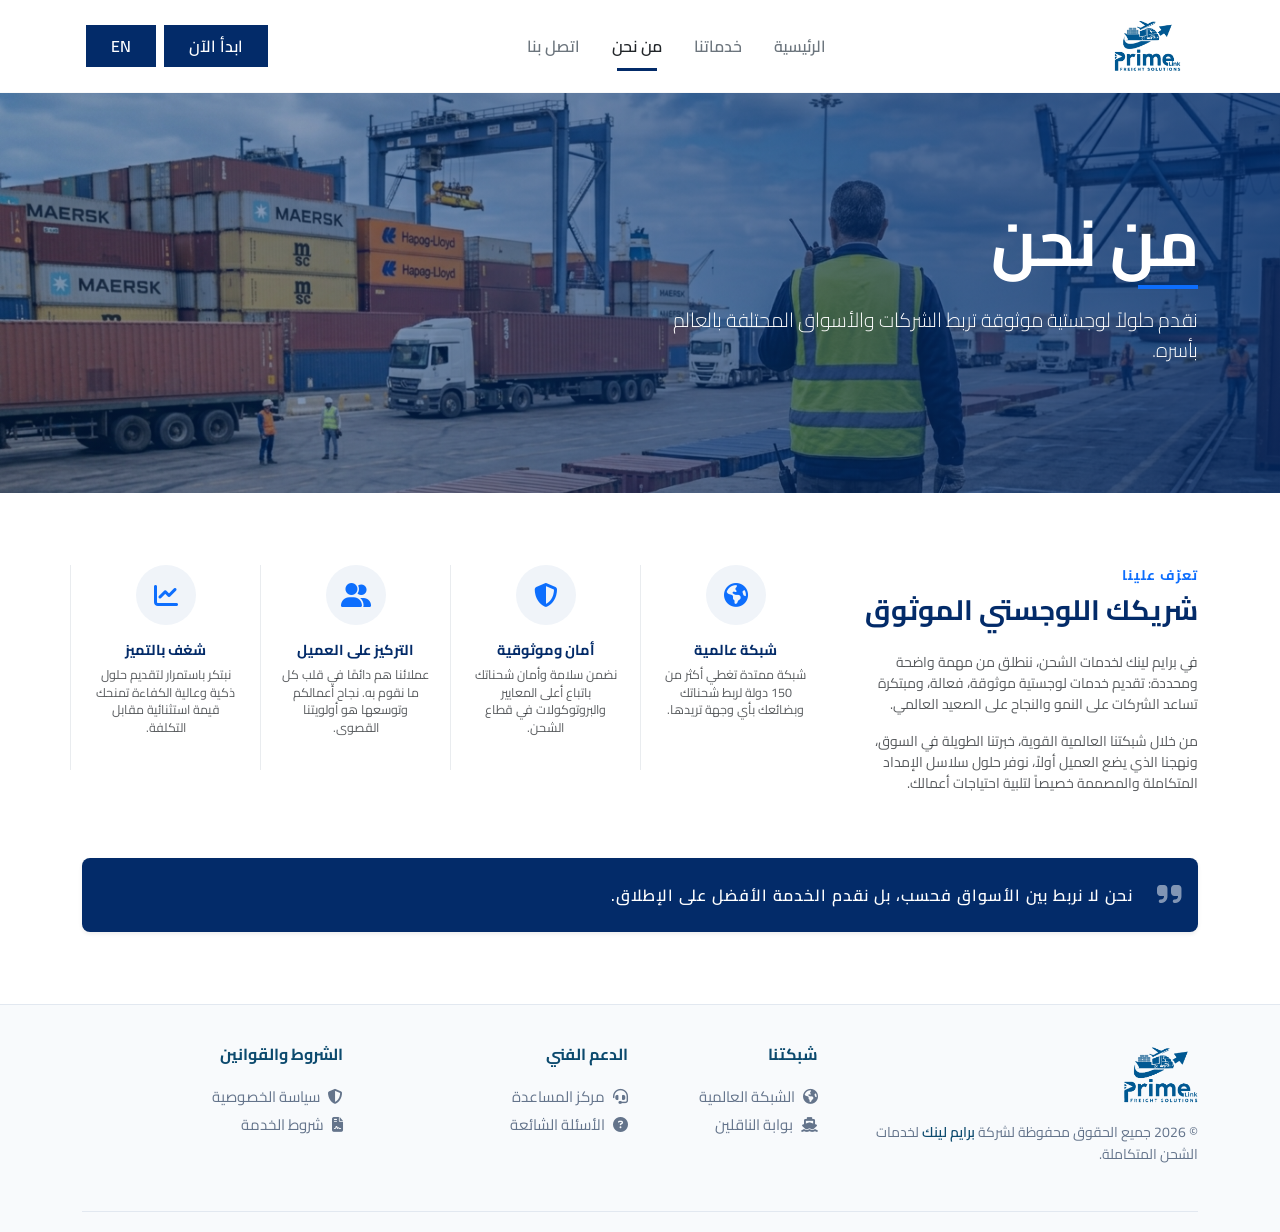
<file: ar/about.html>
<!doctype html>
<html lang="ar" dir="rtl">
  <head>
    <meta charset="UTF-8" />
    <meta name="viewport" content="width=device-width, initial-scale=1.0" />
    <title>معرض أعمالي | من نحن</title>

    <link
      href="https://fonts.googleapis.com/css2?family=Cairo:wght@300;400;600;700&family=Poppins:wght@300;400;600;700&display=swap"
      rel="stylesheet"
    />
    <link
      rel="stylesheet"
      href="https://cdnjs.cloudflare.com/ajax/libs/font-awesome/6.5.1/css/all.min.css"
    />
    <link rel="stylesheet" href="../css/bootstrap.rtl.min.css" />
    <link rel="stylesheet" href="../css/style.css" />

    <style>
      body {
        font-family: "Cairo", "Poppins", sans-serif;
        background-color: #f8f9fa;
      }
    </style>
  </head>
  <body>
    <nav
      class="navbar navbar-expand-lg navbar-light bg-white sticky-top py-3 border-bottom border-light"
    >
      <div class="container">
        <a class="navbar-brand" href="index.html">
          <img
            src="../assets/images/Logo RGB.jpg.jpeg"
            alt="اللوجو الرئيسي"
            class="img-fluid"
            style="height: 50px"
          />
        </a>

        <button
          class="navbar-toggler"
          type="button"
          data-bs-toggle="collapse"
          data-bs-target="#mainNavbar"
          aria-controls="mainNavbar"
          aria-expanded="false"
          aria-label="Toggle navigation"
        >
          <span class="navbar-toggler-icon"></span>
        </button>

        <div class="collapse navbar-collapse" id="mainNavbar">
          <ul class="navbar-nav mx-auto mb-2 mb-lg-0 gap-lg-3">
            <li class="nav-item">
              <a
                class="nav-link fw-semibold text-uppercase text-secondary"
                href="index.html"
                >الرئيسية</a
              >
            </li>
            <li class="nav-item">
              <a
                class="nav-link fw-semibold text-uppercase text-secondary"
                href="services.html"
                >خدماتنا</a
              >
            </li>
            <li class="nav-item">
              <a
                class="nav-link active fw-semibold text-uppercase text-dark position-relative"
                href="about.html"
                >من نحن</a
              >
            </li>
            <li class="nav-item">
              <a
                class="nav-link fw-semibold text-uppercase text-secondary"
                href="contact.html"
                >اتصل بنا</a
              >
            </li>
          </ul>
          <div class="d-flex">
            <a
              href="contact.html"
              class="btn btn-primary-dark px-4 py-2 mx-1 rounded-0 text-white fw-semibold"
              >ابدأ الآن</a
            >
             <a
              href="../en/about.html"
              class="btn btn-primary-dark px-4 py-2 mx-1 rounded-0 text-white fw-semibold"
              >EN</a
            >
          </div>
        </div>
      </div>
    </nav>
    <section
      class="about-hero position-relative d-flex align-items-center py-5"
      style="
        background: url(&quot;../assets/images/about-bg.png&quot;) no-repeat
          center center/cover;
        min-height: 400px;
      "
    >
      <div
        class="position-absolute top-0 start-0 w-100 h-100"
        style="
          background: linear-gradient(
            to left,
            rgba(3, 43, 105, 0.8),
            rgba(3, 43, 105, 0.4)
          );
          z-index: 1;
        "
      ></div>

      <div class="container position-relative text-white" style="z-index: 2">
        <div class="row">
          <div class="col-lg-6">
            <h1
              class="display-3 fw-bold mb-3 pb-2 position-relative"
              style="letter-spacing: -0.5px"
            >
              من نحن
              <span
                class="position-absolute bottom-0 start-0 bg-primary"
                style="width: 60px; height: 4px"
              ></span>
            </h1>
            <p class="fs-5 opacity-90 fw-light">
              نقدم حلولاً لوجستية موثوقة تربط الشركات والأسواق المحتلفة بالعالم بأسره.
            </p>
          </div>
        </div>
      </div>
    </section>

    <section class="who-we-are py-5 bg-white">
      <div class="container py-4">
        <div class="row g-4 align-items-stretch">
          <div class="col-xl-4 col-lg-5">
            <div class="pe-lg-3">
              <span
                class="text-primary fw-bold text-uppercase tracking-wider small d-block mb-2"
                style="letter-spacing: 1px"
                >تعرّف علينا</span>
              <h2 class="fw-bold text-dark-blue mb-4 fs-3">
                شريكك اللوجستي الموثوق
              </h2>

              <p class="text-muted small mb-3 lh-base">
                في برايم لينك لخدمات الشحن، ننطلق من مهمة واضحة ومحددة: تقديم خدمات لوجستية موثوقة، فعالة، ومبتكرة تساعد الشركات على النمو والنجاح على الصعيد العالمي.
              </p>
              <p class="text-muted small mb-0 lh-base">
                من خلال شبكتنا العالمية القوية، خبرتنا الطويلة في السوق، ونهجنا الذي يضع العميل أولاً، نوفر حلول سلاسل الإمداد المتكاملة والمصممة خصيصاً لتلبية احتياجات أعمالك.
              </p>
            </div>
          </div>

          <div class="col-xl-8 col-lg-7">
            <div class="row g-4 h-100">
              <div
                class="col-sm-6 col-md-3 text-center value-card-col border-start-md"
              >
                <div
                  class="value-icon-wrap mx-auto mb-3 d-flex align-items-center justify-content-center rounded-circle bg-light-blue"
                >
                  <i class="fa-solid fa-earth-americas text-primary fs-4"></i>
                </div>
                <h6
                  class="fw-bold text-dark-blue mb-2 small"
                  style="font-size: 0.9rem"
                >
                  شبكة عالمية
                </h6>
                <p
                  class="text-muted mb-0 px-2"
                  style="font-size: 0.78rem; line-height: 1.4"
                >
                  شبكة ممتدة تغطي أكثر من 150 دولة لربط شحناتك وبضائعك بأي وجهة تريدها.
                </p>
              </div>

              <div
                class="col-sm-6 col-md-3 text-center value-card-col border-start-md"
              >
                <div
                  class="value-icon-wrap mx-auto mb-3 d-flex align-items-center justify-content-center rounded-circle bg-light-blue"
                >
                  <i class="fa-solid fa-shield-halved text-primary fs-4"></i>
                </div>
                <h6
                  class="fw-bold text-dark-blue mb-2 small"
                  style="font-size: 0.9rem"
                >
                  أمان وموثوقية
                </h6>
                <p
                  class="text-muted mb-0 px-2"
                  style="font-size: 0.78rem; line-height: 1.4"
                >
                  نضمن سلامة وأمان شحناتك باتباع أعلى المعايير والبروتوكولات في قطاع الشحن.
                </p>
              </div>

              <div
                class="col-sm-6 col-md-3 text-center value-card-col border-start-md"
              >
                <div
                  class="value-icon-wrap mx-auto mb-3 d-flex align-items-center justify-content-center rounded-circle bg-light-blue"
                >
                  <i class="fa-solid fa-user-group text-primary fs-4"></i>
                </div>
                <h6
                  class="fw-bold text-dark-blue mb-2 small"
                  style="font-size: 0.9rem"
                >
                  التركيز على العميل
                </h6>
                <p
                  class="text-muted mb-0 px-2"
                  style="font-size: 0.78rem; line-height: 1.4"
                >
                  عملائنا هم دائمًا في قلب كل ما نقوم به. نجاح أعمالكم وتوسعها هو أولويتنا القصوى.
                </p>
              </div>

              <div
                class="col-sm-6 col-md-3 text-center value-card-col border-start-md"
              >
                <div
                  class="value-icon-wrap mx-auto mb-3 d-flex align-items-center justify-content-center rounded-circle bg-light-blue"
                >
                  <i class="fa-solid fa-chart-line text-primary fs-4"></i>
                </div>
                <h6
                  class="fw-bold text-dark-blue mb-2 small"
                  style="font-size: 0.9rem"
                >
                  شغف بالتميز
                </h6>
                <p
                  class="text-muted mb-0 px-2"
                  style="font-size: 0.78rem; line-height: 1.4"
                >
                  نبتكر باستمرار لتقديم حلول ذكية وعالية الكفاءة تمنحك قيمة استثنائية مقابل التكلفة.
                </p>
              </div>
            </div>
          </div>
        </div>

        <div class="row mt-5 pt-3">
          <div class="col-12">
            <div
              class="quote-banner-bar d-flex align-items-center gap-3 rounded-3 p-3 text-white shadow-sm"
            >
              <div class="quote-icon fs-3 pe-2">
                <i class="fa-solid fa-quote-right opacity-50"></i>
              </div>
              <p class="mb-0 fw-semibold tracking-wide fs-6">
                نحن لا نربط بين الأسواق فحسب، بل نقدم الخدمة الأفضل على الإطلاق.
              </p>
            </div>
          </div>
        </div>
      </div>
    </section>
    <footer class="main-footer">
      <div class="container">
        <div class="row gy-4">
          <div class="col-lg-4 col-md-6">
            <div class="footer-brand">
              <img
                src="../assets/images/logo_footer.png"
                alt="لوجو برايم لينك"
                class="footer-logo mb-3"
              />
              <p class="copyright-text">
                &copy; 2026 جميع الحقوق محفوظة لشركة <span class="highlight">برايم لينك</span> لخدمات الشحن المتكاملة.
              </p>
            </div>
          </div>

          <div class="col-lg-2 col-md-6">
            <h5 class="footer-heading">شبكتنا</h5>
            <ul class="footer-links list-unstyled">
              <li>
                <a href="#"
                  ><i class="fa-solid fa-earth-americas me-2"></i>الشبكة العالمية</a
                >
              </li>
              <li>
                <a href="#"
                  ><i class="fa-solid fa-ship me-2"></i>بوابة الناقلين</a
                >
              </li>
            </ul>
          </div>

          <div class="col-lg-3 col-md-6">
            <h5 class="footer-heading">الدعم الفني</h5>
            <ul class="footer-links list-unstyled">
              <li>
                <a href="#"
                  ><i class="fa-solid fa-headset me-2"></i>مركز المساعدة</a
                >
              </li>
              <li>
                <a href="#"
                  ><i class="fa-solid fa-circle-question me-2"></i>الأسئلة الشائعة</a
                >
              </li>
            </ul>
          </div>

          <div class="col-lg-3 col-md-6">
            <h5 class="footer-heading">الشروط والقوانين</h5>
            <ul class="footer-links list-unstyled">
              <li>
                <a href="#"
                  ><i class="fa-solid fa-shield-halved me-2"></i>سياسة الخصوصية</a
                >
              </li>
              <li>
                <a href="#"
                  ><i class="fa-solid fa-file-contract me-2"></i>شروط الخدمة</a
                >
              </li>
            </ul>
          </div>
        </div>

        <hr class="footer-divider" />

        <div class="footer-bottom text-center"></div>
      </div>
    </footer>
    <script src="../js/bootstrap.bundle.min.js"></script>
    <script src="../js/main.js"></script>
  </body>
</html>
</file>
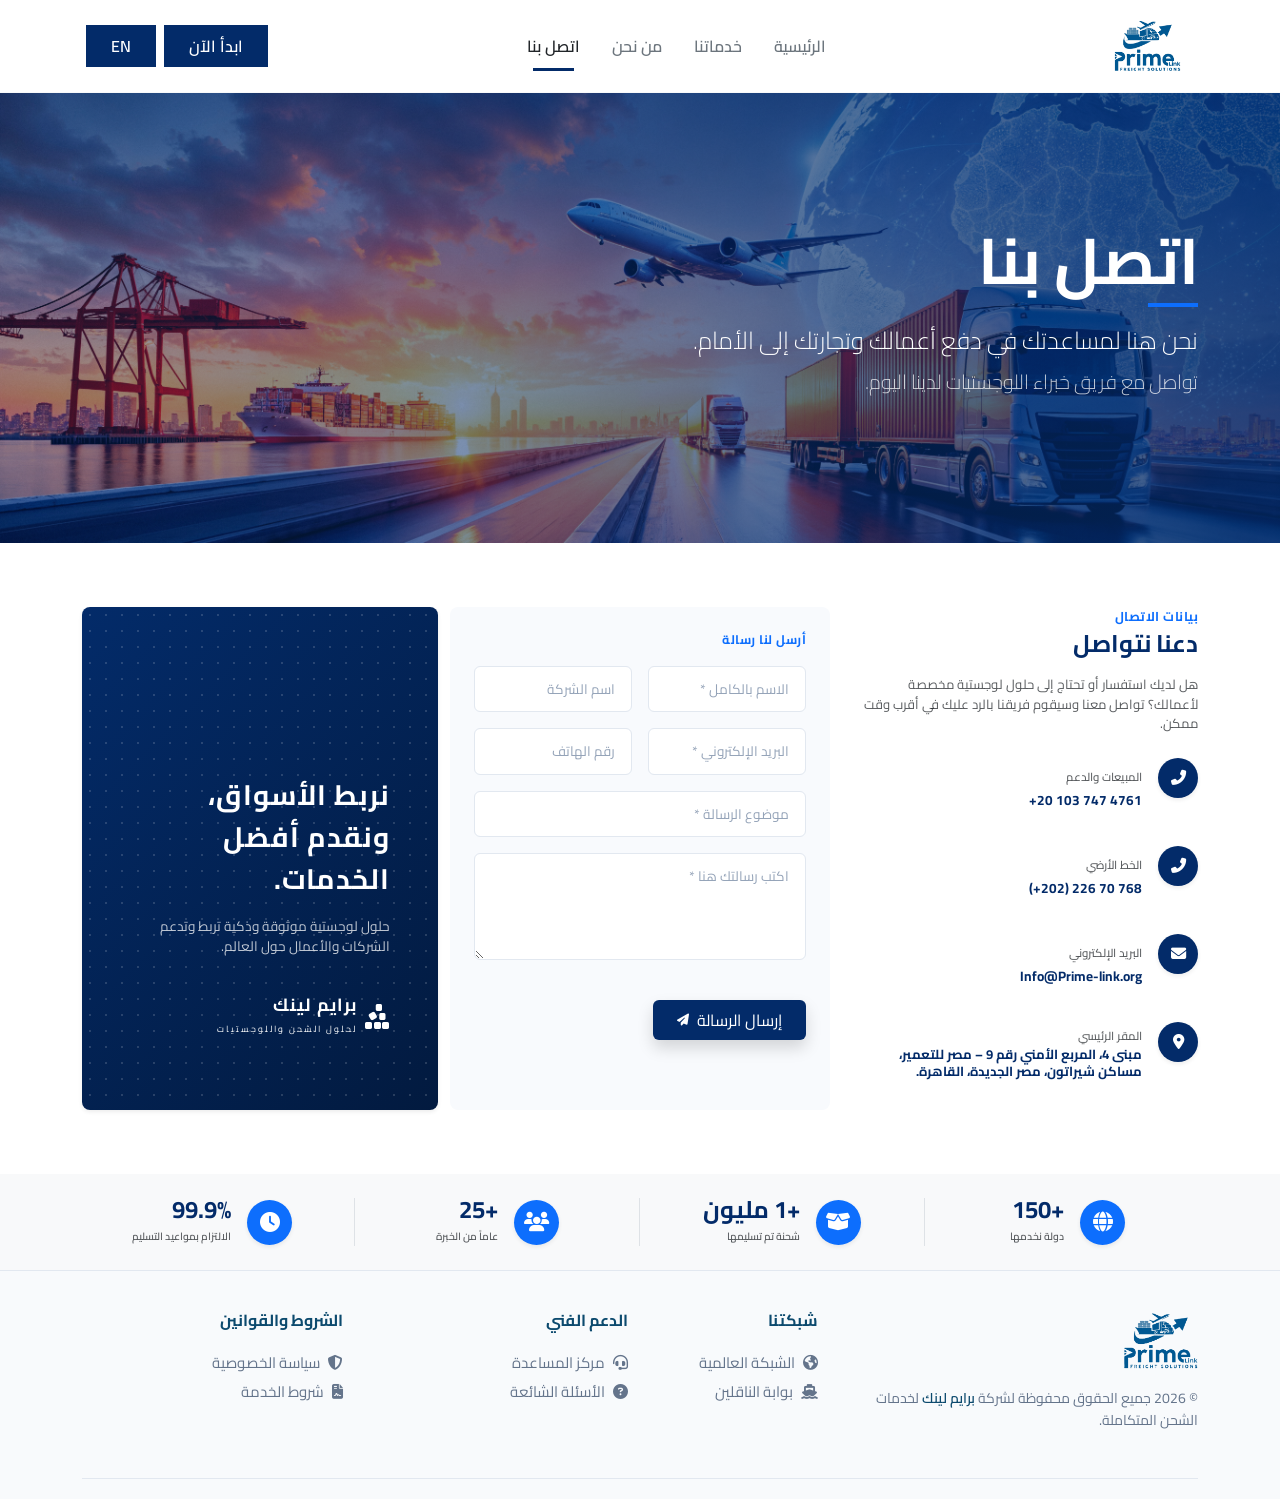
<file: ar/contact.html>
<!doctype html>
<html lang="ar" dir="rtl">
  <head>
    <!-- 
    =======================================================================
    * PROJECT:     Professional Multi-page Portfolio
    * PAGE:        Contact (contact.html) - FIXED PLACEHOLDERS VERSION
    * AUTHOR:      Mostafa
    =======================================================================
    -->
    <meta charset="UTF-8" />
    <meta name="viewport" content="width=device-width, initial-scale=1.0" />
    <title>معرض الأعمال | اتصل بنا</title>
    <link
      href="https://fonts.googleapis.com/css2?family=Cairo:wght@300;400;600;700&display=swap"
      rel="stylesheet"
    />
    <link
      rel="stylesheet"
      href="https://cdnjs.cloudflare.com/ajax/libs/font-awesome/6.5.1/css/all.min.css"
    />
    <link rel="stylesheet" href="../css/bootstrap.rtl.min.css" />
    <link rel="stylesheet" href="../css/style.css" />
    <style>
      body {
        font-family: "Cairo", sans-serif;
        background-color: #f8f9fa;
      }
      .phone-number {
        direction: ltr !important;
        display: inline-block;
      }
      /* إجبار الـ placeholders على الالتزام باليمين في كافة المتصفحات */
      .contact-panel-form .form-control::placeholder {
        text-align: right !important;
      }
    </style>
  </head>
  <body>
    <!-- GLOBAL NAVIGATION BAR -->
    <nav
      class="navbar navbar-expand-lg navbar-light bg-white sticky-top py-3 border-bottom border-light"
    >
      <div class="container">
        <a
          class="navbar-brand fw-bold text-dark d-flex align-items-center"
          href="index.html"
        >
          <img
            src="../assets/images/Logo RGB.jpg.jpeg"
            alt=""
            class="img-fluid"
            style="height: 50px"
          />
        </a>

        <button
          class="navbar-toggler"
          type="button"
          data-bs-toggle="collapse"
          data-bs-target="#mainNavbar"
          aria-controls="mainNavbar"
          aria-expanded="false"
          aria-label="Toggle navigation"
        >
          <span class="navbar-toggler-icon"></span>
        </button>

        <div class="collapse navbar-collapse" id="mainNavbar">
          <ul class="navbar-nav mx-auto mb-2 mb-lg-0 gap-lg-3">
            <li class="nav-item">
              <a
                class="nav-link fw-semibold text-uppercase text-secondary"
                href="index.html"
                >الرئيسية</a
              >
            </li>
            <li class="nav-item">
              <a
                class="nav-link fw-semibold text-uppercase text-secondary"
                href="services.html"
                >خدماتنا</a
              >
            </li>
            <li class="nav-item">
              <a
                class="nav-link fw-semibold text-uppercase text-secondary"
                href="about.html"
                >من نحن</a
              >
            </li>
            <li class="nav-item">
              <a
                class="nav-link active fw-semibold text-uppercase text-dark position-relative"
                href="contact.html"
                >اتصل بنا</a
              >
            </li>
          </ul>
          <div class="d-flex">
            <a
              href="contact.html"
              class="btn btn-primary-dark px-4 py-2 mx-1 rounded-0 text-white fw-semibold"
              >ابدأ الآن</a
            >
             <a
              href="../en/contact.html"
              class="btn btn-primary-dark px-4 py-2 mx-1 rounded-0 text-white fw-semibold"
              >EN</a
            >
          </div>
        </div>
      </div>
    </nav>

    <!-- START: CONTACT HERO SECTION -->
    <section
      class="contact-hero position-relative d-flex align-items-center py-5"
      style="
        background: url(&quot;../assets/images/hero-bg.jpg&quot;) no-repeat
          center center/cover;
        min-height: 450px;
      "
    >
      <div
        class="position-absolute top-0 start-0 w-100 h-100"
        style="
          background: linear-gradient(
            to left,
            rgba(3, 43, 105, 0.8),
            rgba(3, 43, 105, 0.35)
          );
          z-index: 1;
        "
      ></div>

      <div class="container position-relative text-white" style="z-index: 2">
        <div class="row">
          <div class="col-lg-7 text-start">
            <h1
              class="display-3 fw-bold mb-3 pb-2 position-relative"
              style="letter-spacing: -0.5px"
            >
              اتصل بنا
              <span
                class="position-absolute bottom-0 start-0 bg-primary"
                style="width: 50px; height: 4px"
              ></span>
            </h1>
            <p class="fs-4 fw-light mb-2">
              نحن هنا لمساعدتك في دفع أعمالك وتجارتك إلى الأمام.
            </p>
            <p class="fs-5 opacity-75 fw-light">
              تواصل مع فريق خبراء اللوجستيات لدينا اليوم.
            </p>
          </div>
        </div>
      </div>
    </section>

    <!-- START: CONTACT INTERFACE BLOCK -->
    <section class="contact-interface-block py-5 bg-white">
      <div class="container py-3">
        <div class="row g-4 align-items-stretch">
          
          <!-- 1️⃣ العمود الأول: بيانات الاتصال (يمين الصفحة) -->
          <div class="col-xl-4 col-lg-4 col-12 text-start">
            <div class="pe-xl-3">
              <span
                class="text-primary fw-bold text-uppercase tracking-wider small d-block mb-1"
                style="letter-spacing: 0.5px; font-size: 0.8rem"
                >بيانات الاتصال</span
              >
              <h3 class="fw-bold text-dark-blue mb-3 fs-4">دعنا نتواصل</h3>
              <p
                class="text-muted small mb-4 lh-base"
                style="font-size: 0.82rem"
              >
                هل لديك استفسار أو تحتاج إلى حلول لوجستية مخصصة لأعمالك؟ تواصل معنا وسيقوم فريقنا بالرد عليك في أقرب وقت ممكن.
              </p>

              <!-- الهاتف 1 -->
              <div class="d-flex align-items-center gap-3 mb-3 text-start">
                <div
                  class="contact-circle-icon bg-dark-blue rounded-circle d-flex align-items-center justify-content-center text-white shadow-sm shadow-blue"
                >
                  <i class="fa-solid fa-phone-flip" style="font-size: 0.85rem"></i>
                </div>
                <div>
                  <span
                    class="text-muted d-block"
                    style="font-size: 0.72rem; font-weight: 500"
                    >المبيعات والدعم</span
                  >
                  <span class="fw-bold text-dark-blue phone-number" style="font-size: 0.85rem">
                    +20 103 747 4761
                  </span>
                </div>
              </div>

              <!-- الهاتف 2 -->
              <div class="d-flex align-items-center gap-3 mb-3 text-start">
                <div
                  class="contact-circle-icon bg-dark-blue rounded-circle d-flex align-items-center justify-content-center text-white shadow-sm shadow-blue"
                >
                  <i class="fa-solid fa-phone-flip" style="font-size: 0.85rem"></i>
                </div>
                <div>
                  <span
                    class="text-muted d-block"
                    style="font-size: 0.72rem; font-weight: 500"
                    >الخط الأرضي</span
                  >
                  <span class="fw-bold text-dark-blue phone-number" style="font-size: 0.85rem">
                    (+202) 226 70 768
                  </span>
                </div>
              </div>

              <!-- البريد الإلكتروني -->
              <div class="d-flex align-items-center gap-3 mb-3 text-start">
                <div
                  class="contact-circle-icon bg-dark-blue rounded-circle d-flex align-items-center justify-content-center text-white shadow-sm shadow-blue"
                >
                  <i class="fa-solid fa-envelope" style="font-size: 0.85rem"></i>
                </div>
                <div>
                  <span
                    class="text-muted d-block"
                    style="font-size: 0.72rem; font-weight: 500"
                    >البريد الإلكتروني</span
                  >
                  <span class="fw-bold text-dark-blue" style="font-size: 0.85rem">
                    Info@Prime-link.org
                  </span>
                </div>
              </div>

              <!-- العنوان -->
              <div class="d-flex align-items-center gap-3 mb-3 text-start">
                <div
                  class="contact-circle-icon bg-dark-blue rounded-circle d-flex align-items-center justify-content-center text-white shadow-sm shadow-blue"
                >
                  <i class="fa-solid fa-location-dot" style="font-size: 0.85rem"></i>
                </div>
                <div>
                  <span
                    class="text-muted d-block"
                    style="font-size: 0.72rem; font-weight: 500"
                    >المقر الرئيسي</span
                  >
                  <span
                    class="fw-bold text-dark-blue"
                    style="font-size: 0.82rem; line-height: 1.3; display: block"
                  >
                    مبنى 4، المربع الأمني رقم 9 – مصر للتعمير، مساكن شيراتون، مصر الجديدة، القاهرة.
                  </span>
                </div>
              </div>
            </div>
          </div>

          <!-- 2️⃣ العمود الثاني: نموذج الإرسال مع إصلاح الـ Placeholder والمحاذاة يميناً -->
          <div class="col-xl-4 col-lg-4 col-12 bg-form-light rounded-3 p-4">
            <span
              class="text-primary fw-bold text-uppercase tracking-wider small d-block mb-3 text-start"
              style="letter-spacing: 0.5px; font-size: 0.78rem"
              >أرسل لنا رسالة</span
            >

            <form
              action="https://formspree.io/f/xbjnabpb"
              method="POST"
              id="primeContactForm"
              class="contact-panel-form"
            >
              <div class="row g-3">
                <div class="col-sm-6">
                  <input
                    type="text"
                    name="name"
                    id="formName"
                    class="form-control text-end"
                    placeholder="الاسم بالكامل *"
                    required
                  />
                </div>
                <div class="col-sm-6">
                  <input
                    type="text"
                    name="company"
                    id="formCompany"
                    class="form-control text-end"
                    placeholder="اسم الشركة"
                  />
                </div>
                <div class="col-sm-6">
                  <input
                    type="email"
                    name="email"
                    id="formEmail"
                    class="form-control text-end"
                    placeholder="* البريد الإلكتروني"
                    required
                  />
                </div>
                <div class="col-sm-6">
                  <input
                    type="tel"
                    name="phone"
                    id="formPhone"
                    class="form-control text-end"
                    placeholder="رقم الهاتف"
                  />
                </div>
                <div class="col-12">
                  <input
                    type="text"
                    name="subject"
                    id="formSubject"
                    class="form-control text-end"
                    placeholder="موضوع الرسالة *"
                    required
                  />
                </div>
                <div class="col-12">
                  <textarea
                    name="message"
                    id="formMessage"
                    class="form-control text-end"
                    rows="4"
                    placeholder="اكتب رسالتك هنا *"
                    required
                  ></textarea>
                </div>

                <div class="col-12 my-2 fs-6 text-start">
                  <div id="statusLoading" style="display: none; color: #032b69; font-weight: 600">
                    جاري إرسال رسالتك، يرجى الانتظار...
                  </div>
                  <div id="statusSuccess" style="display: none; color: #198754; font-weight: 600">
                    شكراً لك! تم تسجيل رسالتك وإرسالها بنجاح.
                  </div>
                  <div id="statusError" style="display: none; color: #dc3545; font-weight: 600">
                    عذراً! حدث خطأ ما أثناء الإرسال. يرجى المحاولة مرة أخرى.
                  </div>
                </div>

                <!-- زر الإرسال -->
                <div class="col-12 text-start mt-4">
                  <button
                    type="submit"
                    id="formSubmitBtn"
                    class="btn btn-dark-blue px-4 py-2 text-white font-weight-semibold rounded-2 d-inline-flex align-items-center gap-2 small-btn shadow"
                  >
                    إرسال الرسالة
                    <i class="fa-solid fa-paper-plane" style="font-size: 0.75rem"></i>
                  </button>
                </div>
              </div>
            </form>
          </div>

          <!-- 3️⃣ العمود الثالث: كارت الهوية التسويقية للشركة (يسار الصفحة) -->
          <div class="col-xl-4 col-lg-4 col-12">
            <div
              class="corporate-brand-card rounded-3 p-5 h-100 d-flex flex-column justify-content-between position-relative text-white overflow-hidden shadow-sm"
              style="
                background: linear-gradient(135deg, #032b69 0%, #021a3f 100%);
                min-height: 320px;
              "
            >
              <div class="position-absolute top-0 start-0 w-100 h-100 opacity-10 contact-grid-mask"></div>

              <div class="position-relative mt-auto text-start" style="z-index: 2">
                <h3 class="fw-bold tracking-wide mb-3 display-7 lh-base">
                  نربط الأسواق،<br />ونقدم أفضل الخدمات.
                </h3>
                <p class="opacity-75 font-weight-light" style="font-size: 0.85rem; max-width: 290px">
                  حلول لوجستية موثوقة وذكية تربط وتدعم الشركات والأعمال حول العالم.
                </p>
              </div>

              <div class="position-relative mt-4 text-start" style="z-index: 2">
                <div class="d-flex align-items-center gap-2 branding-footer-node">
                  <i class="fa-solid fa-cubes-stacked text-white fs-3"></i>
                  <div>
                    <h5 class="fw-bold mb-0 text-white tracking-wide" style="font-size: 1.1rem; line-height: 1">
                      برايم لينك
                    </h5>
                    <span class="text-uppercase tracking-widest opacity-60" style="font-size: 0.55rem; letter-spacing: 2px">
                      لحلول الشحن واللوجستيات
                    </span>
                  </div>
                </div>
              </div>
            </div>
          </div>
          
        </div>
      </div>
    </section>
    
    <section class="stats-counter-bar py-4 bg-light">
      <div class="container">
        <div
          class="row g-4 justify-content-center align-items-center text-center text-md-start"
        >
          <div
            class="col-lg-3 col-sm-6 d-md-flex align-items-center justify-content-center gap-3 "
          >
            <div
              class="stat-icon-box bg-primary rounded-circle d-flex align-items-center justify-content-center mx-auto mx-md-0 mb-2 mb-md-0 shadow-sm"
            >
              <i class="fa-solid fa-globe text-white fs-5"></i>
            </div>
            <div>
              <h3 class="fw-bold text-dark-blue mb-0 lh-1 fs-4">+150</h3>
              <span
                class="text-muted text-uppercase fw-semibold tracking-wider"
                style="font-size: 0.65rem"
                >دولة نخدمها</span
              >
            </div>
          </div>

          <div
            class="col-lg-3 col-sm-6 d-md-flex align-items-center justify-content-center gap-3 border-end-lg"
          >
            <div
              class="stat-icon-box bg-primary rounded-circle d-flex align-items-center justify-content-center mx-auto mx-md-0 mb-2 mb-md-0 shadow-sm"
            >
              <i class="fa-solid fa-box-open text-white fs-5"></i>
            </div>
            <div>
              <h3 class="fw-bold text-dark-blue mb-0 lh-1 fs-4">+1 مليون</h3>
              <span
                class="text-muted text-uppercase fw-semibold tracking-wider"
                style="font-size: 0.65rem"
                >شحنة تم تسليمها</span
              >
            </div>
          </div>

          <div
            class="col-lg-3 col-sm-6 d-md-flex align-items-center justify-content-center gap-3 border-end-lg"
          >
            <div
              class="stat-icon-box bg-primary rounded-circle d-flex align-items-center justify-content-center mx-auto mx-md-0 mb-2 mb-md-0 shadow-sm"
            >
              <i class="fa-solid fa-users text-white fs-5"></i>
            </div>
            <div>
              <h3 class="fw-bold text-dark-blue mb-0 lh-1 fs-4">+25</h3>
              <span
                class="text-muted text-uppercase fw-semibold tracking-wider"
                style="font-size: 0.65rem"
                >عاماً من الخبرة</span
              >
            </div>
          </div>

          <div
            class="col-lg-3 col-sm-6 d-md-flex align-items-center justify-content-center gap-3 border-end-lg"
          >
            <div
              class="stat-icon-box bg-primary rounded-circle d-flex align-items-center justify-content-center mx-auto mx-md-0 mb-2 mb-md-0 shadow-sm"
            >
              <i class="fa-solid fa-clock text-white fs-5"></i>
            </div>
            <div>
              <h3 class="fw-bold text-dark-blue mb-0 lh-1 fs-4">99.9%</h3>
              <span
                class="text-muted text-uppercase fw-semibold tracking-wider"
                style="font-size: 0.65rem"
                >الالتزام بمواعيد التسليم</span
              >
            </div>
          </div>
        </div>
      </div>
    </section>
    <footer class="main-footer">
      <div class="container">
        <div class="row gy-4">
          <div class="col-lg-4 col-md-6">
            <div class="footer-brand">
              <img
                src="../assets/images/logo_footer.png"
                alt="لوجو برايم لينك"
                class="footer-logo mb-3"
              />
              <p class="copyright-text">
                &copy; 2026 جميع الحقوق محفوظة لشركة <span class="highlight">برايم لينك</span> لخدمات الشحن المتكاملة.
              </p>
            </div>
          </div>

          <div class="col-lg-2 col-md-6">
            <h5 class="footer-heading">شبكتنا</h5>
            <ul class="footer-links list-unstyled">
              <li>
                <a href="#"
                  ><i class="fa-solid fa-earth-americas me-2"></i>الشبكة العالمية</a
                >
              </li>
              <li>
                <a href="#"
                  ><i class="fa-solid fa-ship me-2"></i>بوابة الناقلين</a
                >
              </li>
            </ul>
          </div>

          <div class="col-lg-3 col-md-6">
            <h5 class="footer-heading">الدعم الفني</h5>
            <ul class="footer-links list-unstyled">
              <li>
                <a href="#"
                  ><i class="fa-solid fa-headset me-2"></i>مركز المساعدة</a
                >
              </li>
              <li>
                <a href="#"
                  ><i class="fa-solid fa-circle-question me-2"></i>الأسئلة الشائعة</a
                >
              </li>
            </ul>
          </div>

          <div class="col-lg-3 col-md-6">
            <h5 class="footer-heading">الشروط والقوانين</h5>
            <ul class="footer-links list-unstyled">
              <li>
                <a href="#"
                  ><i class="fa-solid fa-shield-halved me-2"></i>سياسة الخصوصية</a
                >
              </li>
              <li>
                <a href="#"
                  ><i class="fa-solid fa-file-contract me-2"></i>شروط الخدمة</a
                >
              </li>
            </ul>
          </div>
        </div>

        <hr class="footer-divider" />

        <div class="footer-bottom text-center"></div>
      </div>
    </footer>

    <script src="../js/bootstrap.bundle.min.js"></script>
    <script src="../js/main.js"></script>
  </body>
</html>
</file>
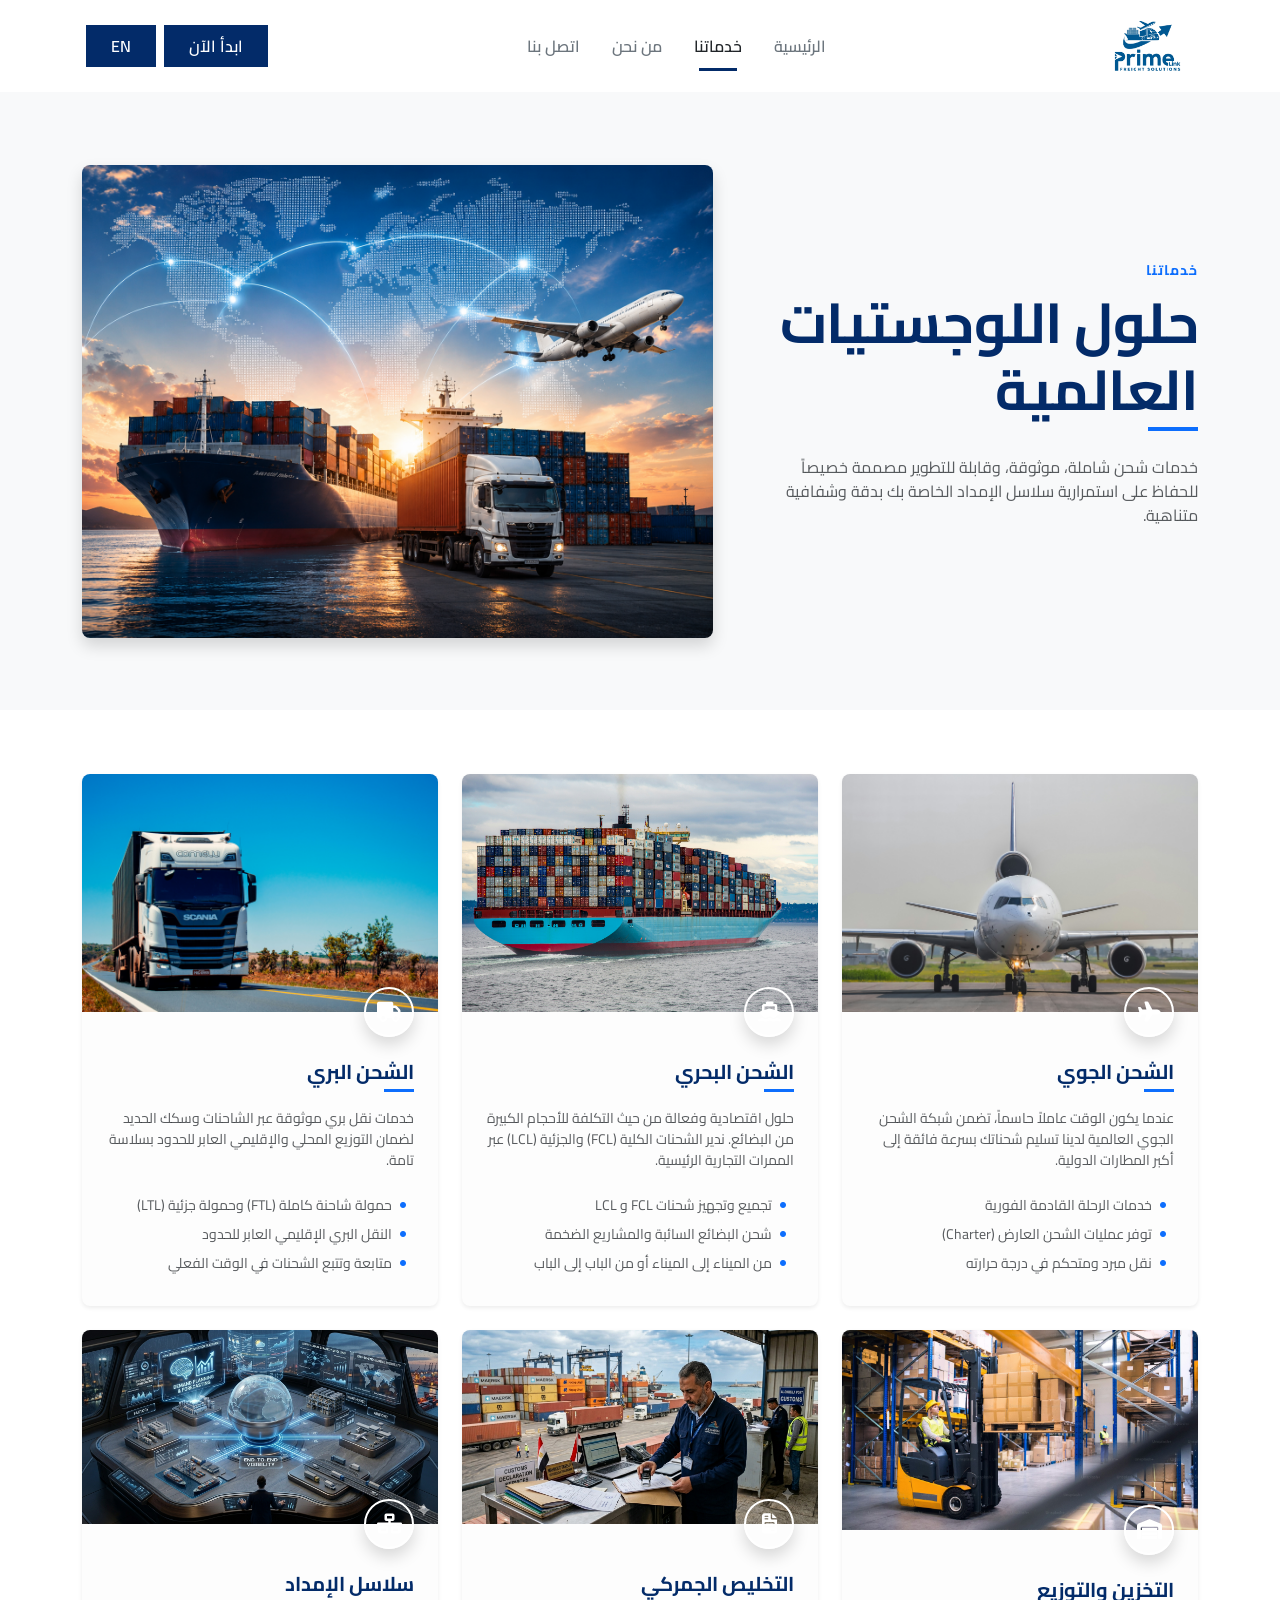
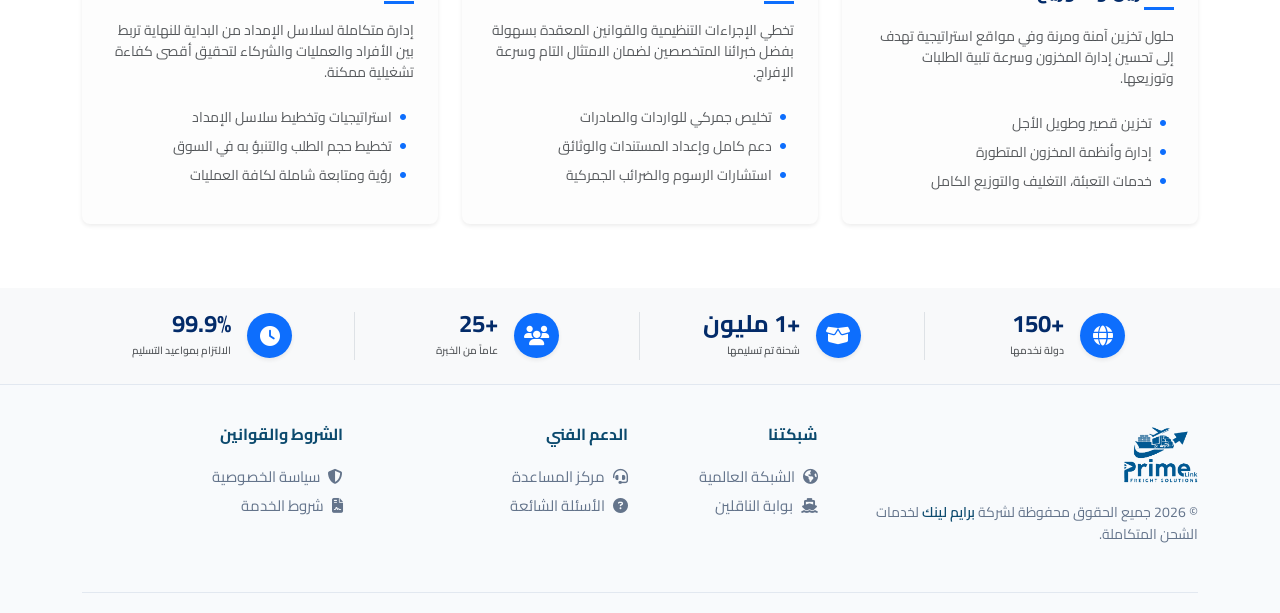
<file: ar/services.html>
<!doctype html>
<html lang="ar" dir="rtl">
  <head>
    <meta charset="UTF-8" />
    <meta name="viewport" content="width=device-width, initial-scale=1.0" />
    <title>معرض الأعمال | الخدمات</title>
    <link
      href="https://fonts.googleapis.com/css2?family=Cairo:wght@300;400;600;700&display=swap"
      rel="stylesheet"
    />
    <link
      rel="stylesheet"
      href="https://cdnjs.cloudflare.com/ajax/libs/font-awesome/6.5.1/css/all.min.css"
    />
    <link rel="stylesheet" href="../css/bootstrap.rtl.min.css" />
    <link rel="stylesheet" href="../css/style.css" />
    <style>
      body {
        font-family: "Cairo", sans-serif;
        background-color: #f8f9fa;
      }
      .service-card {
        transition:
          transform 0.3s ease,
          box-shadow 0.3s ease;
      }
      .service-card:hover {
        transform: translateY(-10px);
        box-shadow: 0 1rem 3rem rgba(0, 0, 0, 0.175) !important;
      }
      /* التنسيق الأساسي للأيقونة بدون تحديد اتجاه ثابت يدوياً */
      .service-floating-icon {
        bottom: -25px;
        width: 50px;
        height: 50px;
        z-index: 5;
      }
    </style>
  </head>
  <body>
    <nav
      class="navbar navbar-expand-lg navbar-light bg-white sticky-top py-3 border-bottom border-light"
    >
      <div class="container">
        <a
          class="navbar-brand fw-bold text-dark d-flex align-items-center"
          href="index.html"
        >
          <img
            src="../assets/images/Logo RGB.jpg.jpeg"
            alt=""
            class="img-fluid"
            style="height: 50px"
          />
        </a>

        <button
          class="navbar-toggler"
          type="button"
          data-bs-toggle="collapse"
          data-bs-target="#mainNavbar"
          aria-controls="mainNavbar"
          aria-expanded="false"
          aria-label="Toggle navigation"
        >
          <span class="navbar-toggler-icon"></span>
        </button>

        <div class="collapse navbar-collapse" id="mainNavbar">
          <ul class="navbar-nav mx-auto mb-2 mb-lg-0 gap-lg-3">
            <li class="nav-item">
              <a
                class="nav-link fw-semibold text-uppercase text-secondary"
                href="index.html"
                >الرئيسية</a
              >
            </li>
            <li class="nav-item">
              <a
                class="nav-link active fw-semibold text-uppercase text-dark position-relative"
                href="services.html"
                >خدماتنا</a
              >
            </li>
            <li class="nav-item">
              <a
                class="nav-link fw-semibold text-uppercase text-secondary"
                href="about.html"
                >من نحن</a
              >
            </li>
            <li class="nav-item">
              <a
                class="nav-link fw-semibold text-uppercase text-secondary"
                href="contact.html"
                >اتصل بنا</a
              >
            </li>
          </ul>
          <div class="d-flex">
            <a
              href="contact.html"
              class="btn btn-primary-dark px-4 py-2 mx-1 rounded-0 text-white fw-semibold"
              >ابدأ الآن</a
            >
             <a
              href="../en/services.html"
              class="btn btn-primary-dark px-4  py-2 mx-1 rounded-0 text-white fw-semibold"
              >EN</a
            >
          </div>
        </div>
      </div>
    </nav>

    <section
      class="services-hero py-5 position-relative bg-light overflow-hidden"
    >
      <div class="container py-4 position-relative" style="z-index: 2">
        <div class="row align-items-center g-5">
          <div class="col-lg-5">
            <span
              class="text-primary fw-bold text-uppercase tracking-wider small d-block mb-2"
              style="letter-spacing: 1px"
              >خدماتنا</span
            >
            <h1
              class="display-4 fw-bold text-dark-blue mb-4 position-relative pb-2"
              style="letter-spacing: -0.5px"
            >
              حلول اللوجستيات العالمية
              <span
                class="position-absolute bottom-0 start-0 bg-primary"
                style="width: 50px; height: 4px"
              ></span>
            </h1>
            <p class="text-muted lh-base">
              خدمات شحن شاملة، موثوقة، وقابلة للتطوير مصممة خصيصاً للحفاظ على استمرارية سلاسل الإمداد الخاصة بك بدقة وشفافية متناهية.
            </p>
          </div>
          <div class="col-lg-7 text-center position-relative">
            <img
              src="../assets/images/global-freight-logistics.png"
              alt="Global Logistics Solutions"
              class="img-fluid rounded-3 shadow"
            />
          </div>
        </div>
      </div>
    </section>

    <section class="services-grid-block py-5 bg-white">
      <div class="container py-3">
        <div class="row g-4">
          <div class="col-lg-4 col-md-6">
            <div
              class="card service-detailed-card border-0 shadow-sm rounded-3 overflow-hidden h-100 rtl"
            >
              <div class="position-relative">
                <img
                  src="../assets/images/air freight.jpg"
                  class="card-img-top"
                  alt="Air Freight"
                />
                <div
                  class="service-floating-icon bg-dark-blue rounded-circle d-flex align-items-center justify-content-center position-absolute start-0 ms-4 shadow"
                >
                  <i class="fa-solid fa-plane text-white fs-5"></i>
                </div>
              </div>
              <div class="card-body p-4 pt-5">
                <h4
                  class="fw-bold text-dark-blue mb-3 fs-5 position-relative pb-2 card-title-line"
                >
                  الشحن الجوي
                </h4>
                <p class="text-muted small mb-4 lh-base">
                  عندما يكون الوقت عاملاً حاسماً، تضمن شبكة الشحن الجوي العالمية لدينا تسليم شحناتك بسرعة فائقة إلى أكبر المطارات الدولية.
                </p>
                <ul
                  class="list-unstyled service-bullet-list small text-muted mb-0"
                >
                  <li>
                    <i class="fa-solid fa-circle text-primary ms-2"></i>خدمات الرحلة القادمة الفورية
                  </li>
                  <li>
                    <i class="fa-solid fa-circle text-primary ms-2"></i>توفر عمليات الشحن العارض (Charter)
                  </li>
                  <li>
                    <i class="fa-solid fa-circle text-primary ms-2"></i>نقل مبرد ومتحكم في درجة حرارته
                  </li>
                </ul>
              </div>
            </div>
          </div>

          <div class="col-lg-4 col-md-6">
            <div
              class="card service-detailed-card border-0 shadow-sm rounded-3 overflow-hidden h-100 rtl"
            >
              <div class="position-relative">
                <img
                  src="../assets/images/ocean-freight.jpg"
                  class="card-img-top"
                  alt="Ocean Freight"
                />
                <div
                  class="service-floating-icon bg-dark-blue rounded-circle d-flex align-items-center justify-content-center position-absolute start-0 ms-4 shadow"
                >
                  <i class="fa-solid fa-ship text-white fs-5"></i>
                </div>
              </div>
              <div class="card-body p-4 pt-5">
                <h4
                  class="fw-bold text-dark-blue mb-3 fs-5 position-relative pb-2 card-title-line"
                >
                  الشحن البحري
                </h4>
                <p class="text-muted small mb-4 lh-base">
                  حلول اقتصادية وفعالة من حيث التكلفة للأحجام الكبيرة من البضائع. ندير الشحنات الكلية (FCL) والجزئية (LCL) عبر الممرات التجارية الرئيسية.
                </p>
                <ul
                  class="list-unstyled service-bullet-list small text-muted mb-0"
                >
                  <li>
                    <i class="fa-solid fa-circle text-primary ms-2"></i>تجميع وتجهيز شحنات FCL و LCL
                  </li>
                  <li>
                    <i class="fa-solid fa-circle text-primary ms-2"></i>شحن البضائع السائبة والمشاريع الضخمة
                  </li>
                  <li>
                    <i class="fa-solid fa-circle text-primary ms-2"></i>من الميناء إلى الميناء أو من الباب إلى الباب
                  </li>
                </ul>
              </div>
            </div>
          </div>

          <div class="col-lg-4 col-md-6">
            <div
              class="card service-detailed-card border-0 shadow-sm rounded-3 overflow-hidden h-100 rtl"
            >
              <div class="position-relative">
                <img
                  src="../assets/images/Land Freight.jpg"
                  class="card-img-top"
                  alt="Land Freight"
                />
                <div
                  class="service-floating-icon bg-dark-blue rounded-circle d-flex align-items-center justify-content-center position-absolute start-0 ms-4 shadow"
                >
                  <i class="fa-solid fa-truck text-white fs-5"></i>
                </div>
              </div>
              <div class="card-body p-4 pt-5">
                <h4
                  class="fw-bold text-dark-blue mb-3 fs-5 position-relative pb-2 card-title-line"
                >
                  الشحن البري
                </h4>
                <p class="text-muted small mb-4 lh-base">
                  خدمات نقل بري موثوقة عبر الشاحنات وسكك الحديد لضمان التوزيع المحلي والإقليمي العابر للحدود بسلاسة تامة.
                </p>
                <ul
                  class="list-unstyled service-bullet-list small text-muted mb-0"
                >
                  <li>
                    <i class="fa-solid fa-circle text-primary ms-2"></i>حمولة شاحنة كاملة (FTL) وحمولة جزئية (LTL)
                  </li>
                  <li>
                    <i class="fa-solid fa-circle text-primary ms-2"></i>النقل البري الإقليمي العابر للحدود
                  </li>
                  <li>
                    <i class="fa-solid fa-circle text-primary ms-2"></i>متابعة وتتبع الشحنات في الوقت الفعلي
                  </li>
                </ul>
              </div>
            </div>
          </div>

          <div class="col-lg-4 col-md-6">
            <div
              class="card service-detailed-card border-0 shadow-sm rounded-3 overflow-hidden h-100 rtl"
            >
              <div class="position-relative">
                <img
                  src="../assets/images/warehouse-bg.jpg"
                  class="card-img-top"
                  alt="Warehousing"
                />
                <div
                  class="service-floating-icon bg-dark-blue rounded-circle d-flex align-items-center justify-content-center position-absolute start-0 ms-4 shadow"
                >
                  <i class="fa-solid fa-warehouse text-white fs-5"></i>
                </div>
              </div>
              <div class="card-body p-4 pt-5">
                <h4
                  class="fw-bold text-dark-blue mb-3 fs-5 position-relative pb-2 card-title-line"
                >
                  التخزين والتوزيع
                </h4>
                <p class="text-muted small mb-4 lh-base">
                  حلول تخزين آمنة ومرنة وفي مواقع استراتيجية تهدف إلى تحسين إدارة المخزون وسرعة تلبية الطلبات وتوزيعها.
                </p>
                <ul
                  class="list-unstyled service-bullet-list small text-muted mb-0"
                >
                  <li>
                    <i class="fa-solid fa-circle text-primary ms-2"></i>تخزين قصير وطويل الأجل
                  </li>
                  <li>
                    <i class="fa-solid fa-circle text-primary ms-2"></i>إدارة وأنظمة المخزون المتطورة
                  </li>
                  <li>
                    <i class="fa-solid fa-circle text-primary ms-2"></i>خدمات التعبئة، التغليف والتوزيع الكامل
                  </li>
                </ul>
              </div>
            </div>
          </div>

          <div class="col-lg-4 col-md-6">
            <div
              class="card service-detailed-card border-0 shadow-sm rounded-3 overflow-hidden h-100 rtl"
            >
              <div class="position-relative">
                <img
                  src="../assets/images/custom-clearance.png"
                  class="card-img-top"
                  alt="Custom Clearance"
                />
                <div
                  class="service-floating-icon bg-dark-blue rounded-circle d-flex align-items-center justify-content-center position-absolute start-0 ms-4 shadow"
                >
                  <i class="fa-solid fa-file-invoice text-white fs-5"></i>
                </div>
              </div>
              <div class="card-body p-4 pt-5">
                <h4
                  class="fw-bold text-dark-blue mb-3 fs-5 position-relative pb-2 card-title-line"
                >
                  التخليص الجمركي
                </h4>
                <p class="text-muted small mb-4 lh-base">
                  تخطي الإجراءات التنظيمية والقوانين المعقدة بسهولة بفضل خبرائنا المتخصصين لضمان الامتثال التام وسرعة الإفراج.
                </p>
                <ul
                  class="list-unstyled service-bullet-list small text-muted mb-0"
                >
                  <li>
                    <i class="fa-solid fa-circle text-primary ms-2"></i>تخليص جمركي للواردات والصادرات
                  </li>
                  <li>
                    <i class="fa-solid fa-circle text-primary ms-2"></i>دعم كامل وإعداد المستندات والوثائق
                  </li>
                  <li>
                    <i class="fa-solid fa-circle text-primary ms-2"></i>استشارات الرسوم والضرائب الجمركية
                  </li>
                </ul>
              </div>
            </div>
          </div>

          <div class="col-lg-4 col-md-6">
            <div
              class="card service-detailed-card border-0 shadow-sm rounded-3 overflow-hidden h-100 rtl"
            >
              <div class="position-relative">
                <img
                  src="../assets/images/sup.png"
                  class="card-img-top"
                  alt="Supply Chains"
                />
                <div
                  class="service-floating-icon bg-dark-blue rounded-circle d-flex align-items-center justify-content-center position-absolute start-0 ms-4 shadow"
                >
                  <i class="fa-solid fa-network-wired text-white fs-5"></i>
                </div>
              </div>
              <div class="card-body p-4 pt-5">
                <h4
                  class="fw-bold text-dark-blue mb-3 fs-5 position-relative pb-2 card-title-line"
                >
                  سلاسل الإمداد
                </h4>
                <p class="text-muted small mb-4 lh-base">
                  إدارة متكاملة لسلاسل الإمداد من البداية للنهاية تربط بين الأفراد والعمليات والشركاء لتحقيق أقصى كفاءة تشغيلية ممكنة.
                </p>
                <ul
                  class="list-unstyled service-bullet-list small text-muted mb-0"
                >
                  <li>
                    <i class="fa-solid fa-circle text-primary ms-2"></i>استراتيجيات وتخطيط سلاسل الإمداد
                  </li>
                  <li>
                    <i class="fa-solid fa-circle text-primary ms-2"></i>تخطيط حجم الطلب والتنبؤ به في السوق
                  </li>
                  <li>
                    <i class="fa-solid fa-circle text-primary ms-2"></i>رؤية ومتابعة شاملة لكافة العمليات
                  </li>
                </ul>
              </div>
            </div>
          </div>
        </div>
      </div>
    </section>
    
    <section class="stats-counter-bar py-4 bg-light">
      <div class="container">
        <div
          class="row g-4 justify-content-center align-items-center text-center text-md-start"
        >
          <div
            class="col-lg-3 col-sm-6 d-md-flex align-items-center justify-content-center gap-3 "
          >
            <div
              class="stat-icon-box bg-primary rounded-circle d-flex align-items-center justify-content-center mx-auto mx-md-0 mb-2 mb-md-0 shadow-sm"
            >
              <i class="fa-solid fa-globe text-white fs-5"></i>
            </div>
            <div>
              <h3 class="fw-bold text-dark-blue mb-0 lh-1 fs-4">+150</h3>
              <span
                class="text-muted text-uppercase fw-semibold tracking-wider"
                style="font-size: 0.65rem"
                >دولة نخدمها</span
              >
            </div>
          </div>

          <div
            class="col-lg-3 col-sm-6 d-md-flex align-items-center justify-content-center gap-3 border-end-lg"
          >
            <div
              class="stat-icon-box bg-primary rounded-circle d-flex align-items-center justify-content-center mx-auto mx-md-0 mb-2 mb-md-0 shadow-sm"
            >
              <i class="fa-solid fa-box-open text-white fs-5"></i>
            </div>
            <div>
              <h3 class="fw-bold text-dark-blue mb-0 lh-1 fs-4">+1 مليون</h3>
              <span
                class="text-muted text-uppercase fw-semibold tracking-wider"
                style="font-size: 0.65rem"
                >شحنة تم تسليمها</span
              >
            </div>
          </div>

          <div
            class="col-lg-3 col-sm-6 d-md-flex align-items-center justify-content-center gap-3 border-end-lg"
          >
            <div
              class="stat-icon-box bg-primary rounded-circle d-flex align-items-center justify-content-center mx-auto mx-md-0 mb-2 mb-md-0 shadow-sm"
            >
              <i class="fa-solid fa-users text-white fs-5"></i>
            </div>
            <div>
              <h3 class="fw-bold text-dark-blue mb-0 lh-1 fs-4">+25</h3>
              <span
                class="text-muted text-uppercase fw-semibold tracking-wider"
                style="font-size: 0.65rem"
                >عاماً من الخبرة</span
              >
            </div>
          </div>

          <div
            class="col-lg-3 col-sm-6 d-md-flex align-items-center justify-content-center gap-3 border-end-lg"
          >
            <div
              class="stat-icon-box bg-primary rounded-circle d-flex align-items-center justify-content-center mx-auto mx-md-0 mb-2 mb-md-0 shadow-sm"
            >
              <i class="fa-solid fa-clock text-white fs-5"></i>
            </div>
            <div>
              <h3 class="fw-bold text-dark-blue mb-0 lh-1 fs-4">99.9%</h3>
              <span
                class="text-muted text-uppercase fw-semibold tracking-wider"
                style="font-size: 0.65rem"
                >الالتزام بمواعيد التسليم</span
              >
            </div>
          </div>
        </div>
      </div>
    </section>
    <footer class="main-footer">
      <div class="container">
        <div class="row gy-4">
          <div class="col-lg-4 col-md-6">
            <div class="footer-brand">
              <img
                src="../assets/images/logo_footer.png"
                alt="لوجو برايم لينك"
                class="footer-logo mb-3"
              />
              <p class="copyright-text">
                &copy; 2026 جميع الحقوق محفوظة لشركة <span class="highlight">برايم لينك</span> لخدمات الشحن المتكاملة.
              </p>
            </div>
          </div>

          <div class="col-lg-2 col-md-6">
            <h5 class="footer-heading">شبكتنا</h5>
            <ul class="footer-links list-unstyled">
              <li>
                <a href="#"
                  ><i class="fa-solid fa-earth-americas me-2"></i>الشبكة العالمية</a
                >
              </li>
              <li>
                <a href="#"
                  ><i class="fa-solid fa-ship me-2"></i>بوابة الناقلين</a
                >
              </li>
            </ul>
          </div>

          <div class="col-lg-3 col-md-6">
            <h5 class="footer-heading">الدعم الفني</h5>
            <ul class="footer-links list-unstyled">
              <li>
                <a href="#"
                  ><i class="fa-solid fa-headset me-2"></i>مركز المساعدة</a
                >
              </li>
              <li>
                <a href="#"
                  ><i class="fa-solid fa-circle-question me-2"></i>الأسئلة الشائعة</a
                >
              </li>
            </ul>
          </div>

          <div class="col-lg-3 col-md-6">
            <h5 class="footer-heading">الشروط والقوانين</h5>
            <ul class="footer-links list-unstyled">
              <li>
                <a href="#"
                  ><i class="fa-solid fa-shield-halved me-2"></i>سياسة الخصوصية</a
                >
              </li>
              <li>
                <a href="#"
                  ><i class="fa-solid fa-file-contract me-2"></i>شروط الخدمة</a
                >
              </li>
            </ul>
          </div>
        </div>

        <hr class="footer-divider" />

        <div class="footer-bottom text-center"></div>
      </div>
    </footer>

    <script src="../js/bootstrap.bundle.min.js"></script>
    <script src="../js/main.js"></script>
  </body>
</html>
</file>
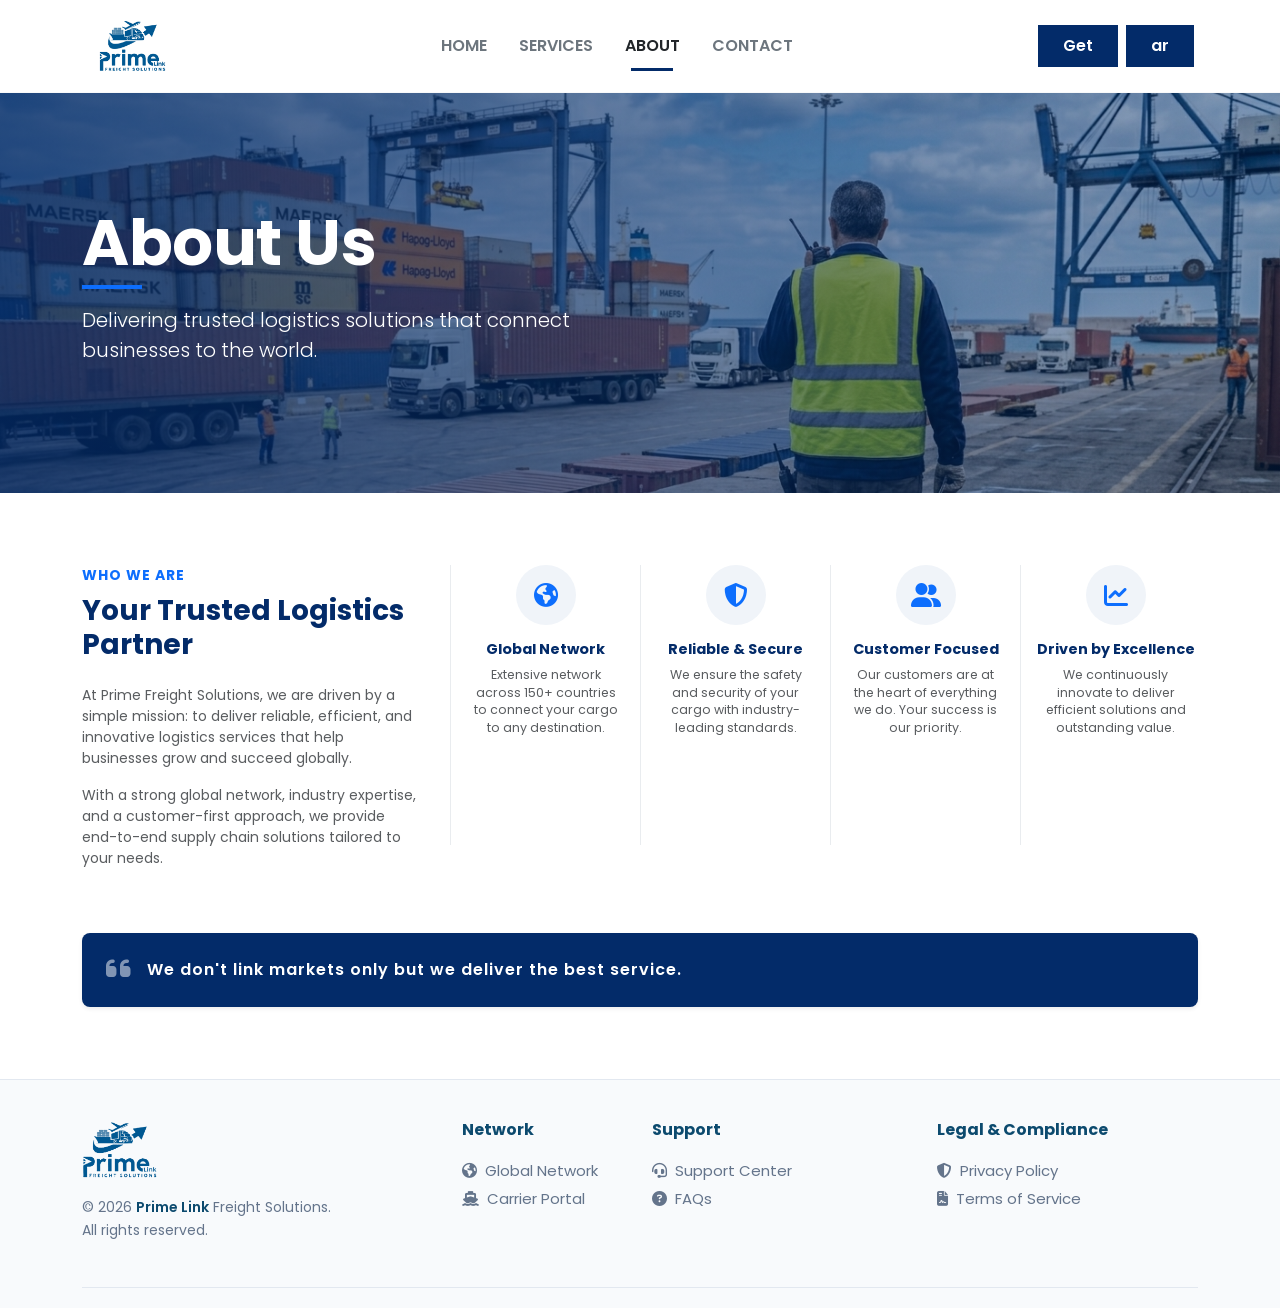
<file: en/about.html>
<!doctype html>
<html lang="en">
  <head>
    <!-- 
    =======================================================================
    * PROJECT:     Professional Multi-page Portfolio
    * PAGE:        About Me (about.html)
    * DESCRIPTION: About Me Page (English Version)with Multilingual Setup
    * VERSION:     1.0.0
    * AUTHOR:      Mostafa Abdel-All
    =======================================================================
    -->
    <meta charset="UTF-8" />
    <meta name="viewport" content="width=device-width, initial-scale=1.0" />
    <meta
      name="description"
      content="Freight Forwarding | Logistics Services | Air Freight | Sea Freight | Customs Clearance | Warehousing | supply chain 
               All international shipping services 
               Global Shipping Solutions
               Linking markets with the best service"
    />
    <meta
      name="keywords"
      content="Freight Forwarding, Logistics Services, Air Freight, Sea Freight, Customs Clearance, Warehousing, supply chain, All international shipping services, Global Shipping Solutions, Linking markets with the best service"
    />
    <meta name="author" content="Mostafa Abdel-All" />
    <title>Prime Link</title>

    <!-- THIRD-PARTY CORE CSS STYLESHEETS -->
    <link
      href="https://fonts.googleapis.com/css2?family=Poppins:wght@300;400;600;700&display=swap"
      rel="stylesheet"
    />
    <link
      rel="stylesheet"
      href="https://cdnjs.cloudflare.com/ajax/libs/font-awesome/6.5.1/css/all.min.css"
    />
    <!-- Bootstrap 5 Compiled CSS -->
    <link rel="stylesheet" href="../css/bootstrap.min.css" />
    <!-- Custom Global Stylesheet -->
    <link rel="stylesheet" href="../css/style.css" />

    <style>
      body {
        font-family: "Poppins", sans-serif;
        background-color: #f8f9fa;
      }
    </style>
  </head>
  <body>
    <!-- ==========================================
          START: GLOBAL NAVIGATION BAR
          ========================================== -->
    <nav
      class="navbar navbar-expand-lg navbar-light bg-white sticky-top py-3 border-bottom border-light"
    >
      <div class="container">
        <a class="navbar-brand" href="index.html">
          <img
            src="../assets/images/Logo RGB.jpg.jpeg"
            alt=""
            class="img-fluid"
            style="height: 50px"
          />
        </a>

        <button
          class="navbar-toggler"
          type="button"
          data-bs-toggle="collapse"
          data-bs-target="#mainNavbar"
          aria-controls="mainNavbar"
          aria-expanded="false"
          aria-label="Toggle navigation"
        >
          <span class="navbar-toggler-icon"></span>
        </button>

        <div class="collapse navbar-collapse" id="mainNavbar">
          <ul class="navbar-nav mx-auto mb-2 mb-lg-0 gap-lg-3">
            <li class="nav-item">
              <a
                class="nav-link fw-semibold text-uppercase text-secondary"
                href="index.html"
                >Home</a
              >
            </li>
            <li class="nav-item">
              <a
                class="nav-link fw-semibold text-uppercase text-secondary"
                href="services.html"
                >Services</a
              >
            </li>
            <li class="nav-item">
              <a
                class="nav-link active fw-semibold text-uppercase text-dark position-relative"
                href="about.html"
                >About</a
              >
            </li>
            <li class="nav-item">
              <a
                class="nav-link fw-semibold text-uppercase text-secondary"
                href="contact.html"
                >Contact</a
              >
            </li>
          </ul>
          <div class="d-flex">
            <a
              href="contact.html"
              class="btn btn-primary-dark px-4 py-2 mx-1 rounded-0 text-white fw-semibold"
              >Get</a
            >
            <a
              href="../ar/about.html"
              class="btn btn-primary-dark px-4 py-2 mx-1 rounded-0 text-white fw-semibold"
              >ar</a
            >
          </div>
        </div>
      </div>
    </nav>
    <!-- ==========================================
          END: GLOBAL NAVIGATION BAR
          ========================================== -->

    <!-- ==========================================
          START: ABOUT HERO SECTION
          Structure: Background hero with overlay
          ========================================== -->
    <section
      class="about-hero position-relative d-flex align-items-center py-5"
      style="
        background: url(&quot;../assets/images/about-bg.png&quot;) no-repeat
          center center/cover;
        min-height: 400px;
      "
    >
      <div
        class="position-absolute top-0 start-0 w-100 h-100"
        style="
          background: linear-gradient(
            to right,
            rgba(3, 43, 105, 0.8),
            rgba(3, 43, 105, 0.4)
          );
          z-index: 1;
        "
      ></div>

      <div class="container position-relative text-white" style="z-index: 2">
        <div class="row">
          <div class="col-lg-6">
            <h1
              class="display-3 fw-bold mb-3 pb-2 position-relative"
              style="letter-spacing: -0.5px"
            >
              About Us
              <span
                class="position-absolute bottom-0 start-0 bg-primary"
                style="width: 60px; height: 4px"
              ></span>
            </h1>
            <p class="fs-5 opacity-90 fw-light">
              Delivering trusted logistics solutions that connect businesses to
              the world.
            </p>
          </div>
        </div>
      </div>
    </section>
    <!-- ==========================================
          END: ABOUT HERO SECTION
          ========================================== -->

    <!-- ==========================================
          START: WHO WE ARE SECTION
          Structure: Two-column layout with value cards
          ========================================== -->
    <section class="who-we-are py-5 bg-white">
      <div class="container py-4">
        <div class="row g-4 align-items-stretch">
          <div class="col-xl-4 col-lg-5">
            <div class="pe-lg-3">
              <span
                class="text-primary fw-bold text-uppercase tracking-wider small d-block mb-2"
                style="letter-spacing: 1px"
                >Who We Are</span
              >
              <h2 class="fw-bold text-dark-blue mb-4 fs-3">
                Your Trusted Logistics Partner
              </h2>

              <p class="text-muted small mb-3 lh-base">
                At Prime Freight Solutions, we are driven by a simple mission:
                to deliver reliable, efficient, and innovative logistics
                services that help businesses grow and succeed globally.
              </p>
              <p class="text-muted small mb-0 lh-base">
                With a strong global network, industry expertise, and a
                customer-first approach, we provide end-to-end supply chain
                solutions tailored to your needs.
              </p>
            </div>
          </div>

          <div class="col-xl-8 col-lg-7">
            <div class="row g-4 h-100">
              <!-- Global Network Card -->
              <div
                class="col-sm-6 col-md-3 text-center value-card-col border-start-md"
              >
                <div
                  class="value-icon-wrap mx-auto mb-3 d-flex align-items-center justify-content-center rounded-circle bg-light-blue"
                >
                  <i class="fa-solid fa-earth-americas text-primary fs-4"></i>
                </div>
                <h6
                  class="fw-bold text-dark-blue mb-2 small"
                  style="font-size: 0.9rem"
                >
                  Global Network
                </h6>
                <p
                  class="text-muted mb-0 px-2"
                  style="font-size: 0.78rem; line-height: 1.4"
                >
                  Extensive network across 150+ countries to connect your cargo
                  to any destination.
                </p>
              </div>

              <!-- Reliability Card -->
              <div
                class="col-sm-6 col-md-3 text-center value-card-col border-start-md"
              >
                <div
                  class="value-icon-wrap mx-auto mb-3 d-flex align-items-center justify-content-center rounded-circle bg-light-blue"
                >
                  <i class="fa-solid fa-shield-halved text-primary fs-4"></i>
                </div>
                <h6
                  class="fw-bold text-dark-blue mb-2 small"
                  style="font-size: 0.9rem"
                >
                  Reliable & Secure
                </h6>
                <p
                  class="text-muted mb-0 px-2"
                  style="font-size: 0.78rem; line-height: 1.4"
                >
                  We ensure the safety and security of your cargo with
                  industry-leading standards.
                </p>
              </div>

              <!-- Customer Focused Card -->
              <div
                class="col-sm-6 col-md-3 text-center value-card-col border-start-md"
              >
                <div
                  class="value-icon-wrap mx-auto mb-3 d-flex align-items-center justify-content-center rounded-circle bg-light-blue"
                >
                  <i class="fa-solid fa-user-group text-primary fs-4"></i>
                </div>
                <h6
                  class="fw-bold text-dark-blue mb-2 small"
                  style="font-size: 0.9rem"
                >
                  Customer Focused
                </h6>
                <p
                  class="text-muted mb-0 px-2"
                  style="font-size: 0.78rem; line-height: 1.4"
                >
                  Our customers are at the heart of everything we do. Your
                  success is our priority.
                </p>
              </div>

              <!-- Excellence Card -->
              <div
                class="col-sm-6 col-md-3 text-center value-card-col border-start-md"
              >
                <div
                  class="value-icon-wrap mx-auto mb-3 d-flex align-items-center justify-content-center rounded-circle bg-light-blue"
                >
                  <i class="fa-solid fa-chart-line text-primary fs-4"></i>
                </div>
                <h6
                  class="fw-bold text-dark-blue mb-2 small"
                  style="font-size: 0.9rem"
                >
                  Driven by Excellence
                </h6>
                <p
                  class="text-muted mb-0 px-2"
                  style="font-size: 0.78rem; line-height: 1.4"
                >
                  We continuously innovate to deliver efficient solutions and
                  outstanding value.
                </p>
              </div>
            </div>
          </div>
        </div>

        <div class="row mt-5 pt-3">
          <div class="col-12">
            <div
              class="quote-banner-bar d-flex align-items-center gap-3 rounded-3 p-3 text-white shadow-sm"
            >
              <div class="quote-icon fs-3 ps-2">
                <i class="fa-solid fa-quote-left opacity-50"></i>
              </div>
              <p class="mb-0 fw-semibold tracking-wide fs-6">
                We don't link markets only but we deliver the best service.
              </p>
            </div>
          </div>
        </div>
      </div>
    </section>
    <!-- ==========================================
          END: WHO WE ARE SECTION
          ========================================== -->

    <!-- ==========================================
          START: GLOBAL FOOTER CONFIGURATION
          Structure: 4 Columns (Brand, Network, Support, Legal)
          ========================================== -->
    <footer class="main-footer">
      <div class="container">
        <div class="row gy-4">
          <div class="col-lg-4 col-md-6">
            <div class="footer-brand">
              <img
                src="../assets/images/logo_footer.png"
                alt="Prime Link Logo"
                class="footer-logo mb-3"
              />
              <p class="copyright-text">
                &copy; 2026 <span class="highlight">Prime Link</span> Freight
                Solutions.<br />
                All rights reserved.
              </p>
            </div>
          </div>

          <div class="col-lg-2 col-md-6">
            <h5 class="footer-heading">Network</h5>
            <ul class="footer-links list-unstyled">
              <li>
                <a href="#"
                  ><i class="fa-solid fa-earth-americas me-2"></i>Global
                  Network</a
                >
              </li>
              <li>
                <a href="#"
                  ><i class="fa-solid fa-ship me-2"></i>Carrier Portal</a
                >
              </li>
            </ul>
          </div>

          <div class="col-lg-3 col-md-6">
            <h5 class="footer-heading">Support</h5>
            <ul class="footer-links list-unstyled">
              <li>
                <a href="#"
                  ><i class="fa-solid fa-headset me-2"></i>Support Center</a
                >
              </li>
              <li>
                <a href="#"
                  ><i class="fa-solid fa-circle-question me-2"></i>FAQs</a
                >
              </li>
            </ul>
          </div>

          <div class="col-lg-3 col-md-6">
            <h5 class="footer-heading">Legal & Compliance</h5>
            <ul class="footer-links list-unstyled">
              <li>
                <a href="#"
                  ><i class="fa-solid fa-shield-halved me-2"></i>Privacy
                  Policy</a
                >
              </li>
              <li>
                <a href="#"
                  ><i class="fa-solid fa-file-contract me-2"></i>Terms of
                  Service</a
                >
              </li>
            </ul>
          </div>
        </div>

        <hr class="footer-divider" />
      </div>
    </footer>
    <!-- ==========================================
          END: GLOBAL FOOTER
          ========================================== -->
    <!-- ==========================================
          START: GLOBAL SCRIPTS ATTACHMENT
          Placed at bottom to optimize DOM load speed
          ========================================== -->
    <!-- Bootstrap 5 Compiled Bundle JS (Includes Popper Core) -->
    <script src="../js/bootstrap.bundle.min.js"></script>
    <!-- Custom Application Javascript Execution File -->
    <script src="../js/main.js"></script>
    <!-- ==========================================
          END: GLOBAL SCRIPTS ATTACHMENT
          ========================================== -->
  </body>
</html>
</file>
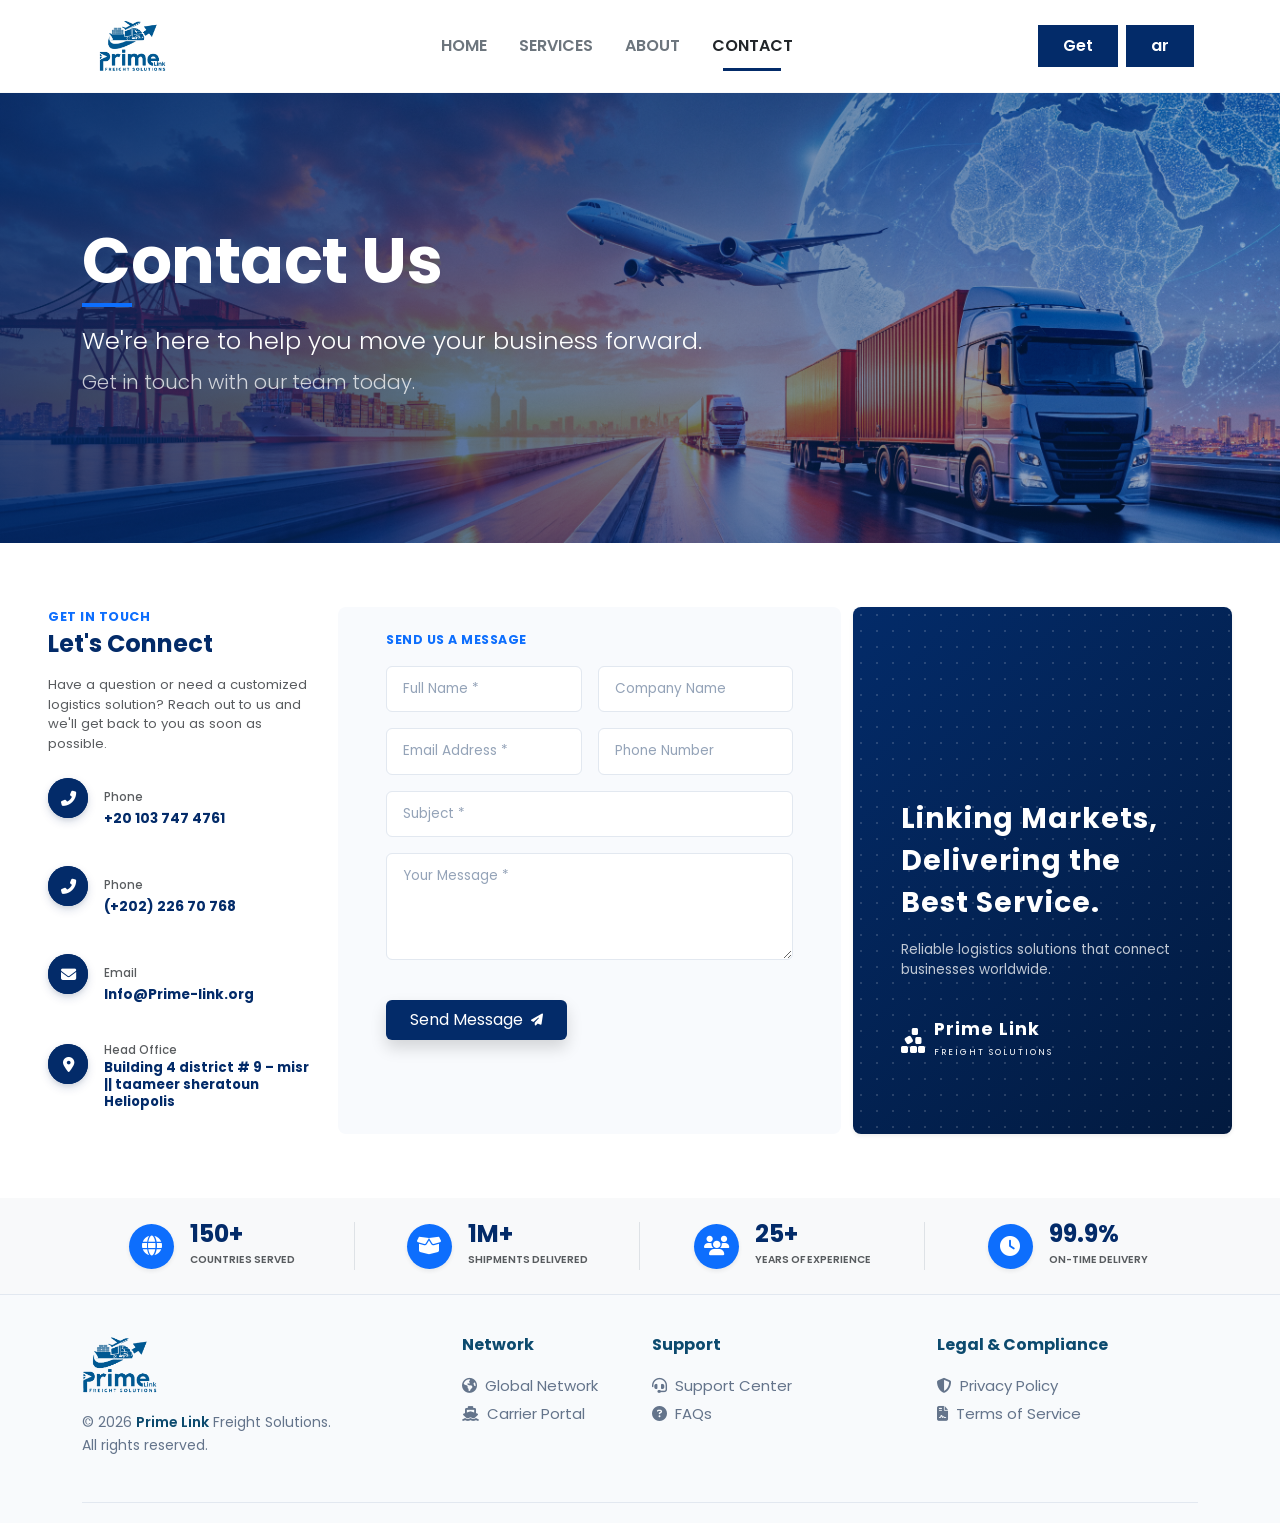
<file: en/contact.html>
<!doctype html>
<html lang="en">
  <head>
    <!-- 
    =======================================================================
    * PROJECT:     Professional Multi-page Portfolio
    * PAGE:        Contact (contact.html)
    * DESCRIPTION: Contact Page (English Version)with Multilingual Setup
    * VERSION:     1.0.0
    * AUTHOR:      Mostafa Abdel-All
    =======================================================================
    -->
    <meta charset="UTF-8" />
    <meta name="viewport" content="width=device-width, initial-scale=1.0" />
    <meta
      name="description"
      content="Freight Forwarding | Logistics Services | Air Freight | Sea Freight | Customs Clearance | Warehousing | supply chain 
               All international shipping services 
               Global Shipping Solutions
               Linking markets with the best service"
    />
    <meta
      name="keywords"
      content="Freight Forwarding, Logistics Services, Air Freight, Sea Freight, Customs Clearance, Warehousing, supply chain, All international shipping services, Global Shipping Solutions, Linking markets with the best service"
    />
    <meta name="author" content="Mostafa Abdel-All" />
    <title>Prime Link</title>
    <link
      href="https://fonts.googleapis.com/css2?family=Poppins:wght@300;400;600;700&display=swap"
      rel="stylesheet"
    />
    <link
      rel="stylesheet"
      href="https://cdnjs.cloudflare.com/ajax/libs/font-awesome/6.5.1/css/all.min.css"
    />
    <link rel="stylesheet" href="../css/bootstrap.min.css" />
    <link rel="stylesheet" href="../css/style.css" />
    <style>
      body {
        font-family: "Poppins", sans-serif;
        background-color: #f8f9fa;
      }
    </style>
  </head>
  <body>
    <!-- Global Navigation Header -->
    <nav
      class="navbar navbar-expand-lg navbar-light bg-white sticky-top py-3 border-bottom border-light"
    >
      <div class="container">
        <a
          class="navbar-brand fw-bold text-dark d-flex align-items-center"
          href="index.html"
        >
          <img
            src="../assets/images/Logo RGB.jpg.jpeg"
            alt=""
            class="img-fluid"
            style="height: 50px"
          />
        </a>

        <button
          class="navbar-toggler"
          type="button"
          data-bs-toggle="collapse"
          data-bs-target="#mainNavbar"
          aria-controls="mainNavbar"
          aria-expanded="false"
          aria-label="Toggle navigation"
        >
          <span class="navbar-toggler-icon"></span>
        </button>

        <div class="collapse navbar-collapse" id="mainNavbar">
          <ul class="navbar-nav mx-auto mb-2 mb-lg-0 gap-lg-3">
            <li class="nav-item">
              <a
                class="nav-link fw-semibold text-uppercase text-secondary"
                href="index.html"
                >Home</a
              >
            </li>
            <li class="nav-item">
              <a
                class="nav-link fw-semibold text-uppercase text-secondary"
                href="services.html"
                >Services</a
              >
            </li>
            <li class="nav-item">
              <a
                class="nav-link fw-semibold text-uppercase text-secondary"
                href="about.html"
                >About</a
              >
            </li>
            <li class="nav-item">
              <a
                class="nav-link active fw-semibold text-uppercase text-dark position-relative"
                href="contact.html"
                >Contact</a
              >
            </li>
          </ul>
          <div class="d-flex">
            <a
              href="contact.html"
              class="btn btn-primary-dark px-4 py-2 mx-1 rounded-0 text-white fw-semibold"
              >Get</a
            >
            <a
              href="../ar/contact.html"
              class="btn btn-primary-dark px-4 py-2 mx-1 rounded-0 text-white fw-semibold"
              >ar</a
            >
          </div>
        </div>
      </div>
    </nav>

    <!-- Hero Banner & Page Introduction -->
    <section
      class="contact-hero position-relative d-flex align-items-center py-5"
      style="
        background: url(&quot;../assets/images/hero-bg.jpg&quot;) no-repeat
          center center/cover;
        min-height: 450px;
      "
    >
      <div
        class="position-absolute top-0 start-0 w-100 h-100"
        style="
          background: linear-gradient(
            to right,
            rgba(3, 43, 105, 0.8),
            rgba(3, 43, 105, 0.35)
          );
          z-index: 1;
        "
      ></div>

      <div class="container position-relative text-white" style="z-index: 2">
        <div class="row">
          <div class="col-lg-7">
            <h1
              class="display-3 fw-bold mb-3 pb-2 position-relative"
              style="letter-spacing: -0.5px"
            >
              Contact Us
              <span
                class="position-absolute bottom-0 start-0 bg-primary"
                style="width: 50px; height: 4px"
              ></span>
            </h1>
            <p class="fs-4 fw-light mb-2">
              We're here to help you move your business forward.
            </p>
            <p class="fs-5 opacity-75 fw-light">
              Get in touch with our team today.
            </p>
          </div>
        </div>
      </div>
    </section>

    <!-- Main Contact Dashboard: Office Info & Form Interface -->
    <section class="contact-interface-block py-5 bg-white">
      <div class="container-fluid px-lg-5 py-3">
        <div class="row g-4 align-items-stretch">
          <div class="col-xl-3 col-lg-4">
            <div class="pe-xl-3">
              <span
                class="text-primary fw-bold text-uppercase tracking-wider small d-block mb-1"
                style="letter-spacing: 0.5px; font-size: 0.8rem"
                >Get In Touch</span
              >
              <h3 class="fw-bold text-dark-blue mb-3 fs-4">Let's Connect</h3>
              <p
                class="text-muted small mb-4 lh-base"
                style="font-size: 0.82rem"
              >
                Have a question or need a customized logistics solution? Reach
                out to us and we'll get back to you as soon as possible.
              </p>

              <div class="d-flex align-items-center gap-3 mb-3">
                <div
                  class="contact-circle-icon bg-dark-blue rounded-circle d-flex align-items-center justify-content-center text-white shadow-sm shadow-blue"
                >
                  <i
                    class="fa-solid fa-phone-flip contact-circle-icon"
                    style="font-size: 0.85rem"
                  ></i>
                </div>
                <div>
                  <span
                    class="text-muted d-block"
                    style="font-size: 0.72rem; font-weight: 500"
                    >Phone</span
                  >
                  <span
                    class="fw-bold text-dark-blue"
                    style="font-size: 0.85rem"
                    >+20 103 747 4761</span
                  >
                </div>
              </div>
              <div class="d-flex align-items-center gap-3">
                <div
                  class="contact-circle-icon bg-dark-blue rounded-circle d-flex align-items-center justify-content-center text-white shadow-sm shadow-blue"
                >
                  <i
                    class="fa-solid fa-phone-flip contact-circle-icon"
                    style="font-size: 0.85rem"
                  ></i>
                </div>
                <div>
                  <span
                    class="text-muted d-block"
                    style="font-size: 0.72rem; font-weight: 500"
                    >Phone</span
                  >
                  <span
                    class="fw-bold text-dark-blue"
                    style="font-size: 0.85rem"
                    >(+202) 226 70 768</span
                  >
                </div>
              </div>

              <div class="d-flex align-items-center gap-3 mb-3">
                <div
                  class="contact-circle-icon bg-dark-blue rounded-circle d-flex align-items-center justify-content-center text-white shadow-sm shadow-blue"
                >
                  <i
                    class="fa-solid fa-envelope contact-circle-icon"
                    style="font-size: 0.85rem"
                  ></i>
                </div>
                <div>
                  <span
                    class="text-muted d-block"
                    style="font-size: 0.72rem; font-weight: 500"
                    >Email</span
                  >
                  <span
                    class="fw-bold text-dark-blue"
                    style="font-size: 0.85rem"
                  >
                    Info@Prime-link.org</span
                  >
                </div>
              </div>

              <div class="d-flex align-items-center gap-3 mb-3">
                <div
                  class="contact-circle-icon bg-dark-blue rounded-circle d-flex align-items-center justify-content-center text-white shadow-sm shadow-blue"
                >
                  <i
                    class="fa-solid fa-location-dot contact-circle-icon"
                    style="font-size: 0.85rem"
                  ></i>
                </div>
                <div>
                  <span
                    class="text-muted d-block"
                    style="font-size: 0.72rem; font-weight: 500"
                    >Head Office</span
                  >
                  <span
                    class="fw-bold text-dark-blue"
                    style="font-size: 0.82rem; line-height: 1.3; display: block"
                    >Building 4 district # 9 – misr || taameer sheratoun
                    Heliopolis</span
                  >
                </div>
              </div>
            </div>
          </div>

          <div class="col-xl-5 col-lg-8 bg-form-light rounded-3 p-4 px-xl-5">
            <span
              class="text-primary fw-bold text-uppercase tracking-wider small d-block mb-3"
              style="letter-spacing: 0.5px; font-size: 0.78rem"
              >Send Us A Message</span
            >

            <form
              action="https://formspree.io/f/xbjnabpb"
              method="POST"
              id="primeContactForm"
              class="contact-panel-form"
            >
              <div class="row g-3">
                <div class="col-sm-6">
                  <input
                    type="text"
                    name="name"
                    id="formName"
                    class="form-control"
                    placeholder="Full Name *"
                    required
                  />
                </div>
                <div class="col-sm-6">
                  <input
                    type="text"
                    name="company"
                    id="formCompany"
                    class="form-control"
                    placeholder="Company Name"
                  />
                </div>
                <div class="col-sm-6">
                  <input
                    type="email"
                    name="email"
                    id="formEmail"
                    class="form-control"
                    placeholder="Email Address *"
                    required
                  />
                </div>
                <div class="col-sm-6">
                  <input
                    type="tel"
                    name="phone"
                    id="formPhone"
                    class="form-control"
                    placeholder="Phone Number"
                  />
                </div>
                <div class="col-12">
                  <input
                    type="text"
                    name="subject"
                    id="formSubject"
                    class="form-control"
                    placeholder="Subject *"
                    required
                  />
                </div>
                <div class="col-12">
                  <textarea
                    name="message"
                    id="formMessage"
                    class="form-control"
                    rows="4"
                    placeholder="Your Message *"
                    required
                  ></textarea>
                </div>

                <div class="col-12 my-2 fs-6">
                  <div
                    id="statusLoading"
                    style="display: none; color: #032b69; font-weight: 600"
                  >
                    Sending message, please wait...
                  </div>
                  <div
                    id="statusSuccess"
                    style="display: none; color: #198754; font-weight: 600"
                  >
                    Thank you! Your message has been recorded and submitted.
                  </div>
                  <div
                    id="statusError"
                    style="display: none; color: #dc3545; font-weight: 600"
                  >
                    Oops! Something went wrong. Please try again.
                  </div>
                </div>

                <div class="col-12 text-start mt-4">
                  <button
                    type="submit"
                    id="formSubmitBtn"
                    class="btn btn-dark-blue px-4 py-2 text-white font-weight-semibold rounded-2 d-inline-flex align-items-center gap-2 small-btn shadow"
                  >
                    Send Message
                    <i
                      class="fa-solid fa-paper-plane"
                      style="font-size: 0.75rem"
                    ></i>
                  </button>
                </div>
              </div>
            </form>
          </div>

          <div class="col-xl-4 col-lg-12">
            <div
              class="corporate-brand-card rounded-3 p-5 h-100 d-flex flex-column justify-content-between position-relative text-white overflow-hidden shadow-sm"
              style="
                background: linear-gradient(135deg, #032b69 0%, #021a3f 100%);
                min-height: 320px;
              "
            >
              <div
                class="position-absolute top-0 start-0 w-100 h-100 opacity-10 contact-grid-mask"
              ></div>

              <div class="position-relative mt-auto" style="z-index: 2">
                <h3 class="fw-bold tracking-wide mb-3 display-7 lh-base">
                  Linking Markets,<br />Delivering the Best Service.
                </h3>
                <p
                  class="opacity-75 font-weight-light"
                  style="font-size: 0.85rem; max-width: 290px"
                >
                  Reliable logistics solutions that connect businesses
                  worldwide.
                </p>
              </div>

              <div class="position-relative mt-4" style="z-index: 2">
                <div
                  class="d-flex align-items-center gap-2 branding-footer-node"
                >
                  <i class="fa-solid fa-cubes-stacked text-white fs-3"></i>
                  <div>
                    <h5
                      class="fw-bold mb-0 text-white tracking-wide"
                      style="font-size: 1.1rem; line-height: 1"
                    >
                      Prime Link
                    </h5>
                    <span
                      class="text-uppercase tracking-widest opacity-60"
                      style="font-size: 0.55rem; letter-spacing: 2px"
                      >Freight Solutions</span
                    >
                  </div>
                </div>
              </div>
            </div>
          </div>
        </div>
      </div>
    </section>

    <!-- Operational Performance & KPI Metrics -->
    <section class="stats-counter-bar py-4 bg-light">
      <div class="container">
        <div
          class="row g-4 justify-content-center align-items-center text-center text-md-start"
        >
          <div
            class="col-lg-3 col-sm-6 d-md-flex align-items-center justify-content-center gap-3 border-end-lg"
          >
            <div
              class="stat-icon-box bg-primary rounded-circle d-flex align-items-center justify-content-center mx-auto mx-md-0 mb-2 mb-md-0 shadow-sm"
            >
              <i class="fa-solid fa-globe text-white fs-5"></i>
            </div>
            <div>
              <h3 class="fw-bold text-dark-blue mb-0 lh-1 fs-4">150+</h3>
              <span
                class="text-muted text-uppercase fw-semibold tracking-wider"
                style="font-size: 0.65rem"
                >Countries Served</span
              >
            </div>
          </div>

          <div
            class="col-lg-3 col-sm-6 d-md-flex align-items-center justify-content-center gap-3 border-end-lg"
          >
            <div
              class="stat-icon-box bg-primary rounded-circle d-flex align-items-center justify-content-center mx-auto mx-md-0 mb-2 mb-md-0 shadow-sm"
            >
              <i class="fa-solid fa-box-open text-white fs-5"></i>
            </div>
            <div>
              <h3 class="fw-bold text-dark-blue mb-0 lh-1 fs-4">1M+</h3>
              <span
                class="text-muted text-uppercase fw-semibold tracking-wider"
                style="font-size: 0.65rem"
                >Shipments Delivered</span
              >
            </div>
          </div>

          <div
            class="col-lg-3 col-sm-6 d-md-flex align-items-center justify-content-center gap-3 border-end-lg"
          >
            <div
              class="stat-icon-box bg-primary rounded-circle d-flex align-items-center justify-content-center mx-auto mx-md-0 mb-2 mb-md-0 shadow-sm"
            >
              <i class="fa-solid fa-users text-white fs-5"></i>
            </div>
            <div>
              <h3 class="fw-bold text-dark-blue mb-0 lh-1 fs-4">25+</h3>
              <span
                class="text-muted text-uppercase fw-semibold tracking-wider"
                style="font-size: 0.65rem"
                >Years of Experience</span
              >
            </div>
          </div>

          <div
            class="col-lg-3 col-sm-6 d-md-flex align-items-center justify-content-center gap-3"
          >
            <div
              class="stat-icon-box bg-primary rounded-circle d-flex align-items-center justify-content-center mx-auto mx-md-0 mb-2 mb-md-0 shadow-sm"
            >
              <i class="fa-solid fa-clock text-white fs-5"></i>
            </div>
            <div>
              <h3 class="fw-bold text-dark-blue mb-0 lh-1 fs-4">99.9%</h3>
              <span
                class="text-muted text-uppercase fw-semibold tracking-wider"
                style="font-size: 0.65rem"
                >On-Time Delivery</span
              >
            </div>
          </div>
        </div>
      </div>
    </section>

    <!-- Global Site Footer: Brand Profile, Navigation Network, Support, & Compliance -->
    <footer class="main-footer">
      <div class="container">
        <div class="row gy-4">
          <div class="col-lg-4 col-md-6">
            <div class="footer-brand">
              <img
                src="../assets/images/logo_footer.png"
                alt="Prime Link Logo"
                class="footer-logo mb-3"
              />
              <p class="copyright-text">
                &copy; 2026 <span class="highlight">Prime Link</span> Freight
                Solutions.<br />
                All rights reserved.
              </p>
            </div>
          </div>

          <div class="col-lg-2 col-md-6">
            <h5 class="footer-heading">Network</h5>
            <ul class="footer-links list-unstyled">
              <li>
                <a href="#"
                  ><i class="fa-solid fa-earth-americas me-2"></i>Global
                  Network</a
                >
              </li>
              <li>
                <a href="#"
                  ><i class="fa-solid fa-ship me-2"></i>Carrier Portal</a
                >
              </li>
            </ul>
          </div>

          <div class="col-lg-3 col-md-6">
            <h5 class="footer-heading">Support</h5>
            <ul class="footer-links list-unstyled">
              <li>
                <a href="#"
                  ><i class="fa-solid fa-headset me-2"></i>Support Center</a
                >
              </li>
              <li>
                <a href="#"
                  ><i class="fa-solid fa-circle-question me-2"></i>FAQs</a
                >
              </li>
            </ul>
          </div>

          <div class="col-lg-3 col-md-6">
            <h5 class="footer-heading">Legal & Compliance</h5>
            <ul class="footer-links list-unstyled">
              <li>
                <a href="#"
                  ><i class="fa-solid fa-shield-halved me-2"></i>Privacy
                  Policy</a
                >
              </li>
              <li>
                <a href="#"
                  ><i class="fa-solid fa-file-contract me-2"></i>Terms of
                  Service</a
                >
              </li>
            </ul>
          </div>
        </div>

        <hr class="footer-divider" />

        <div class="footer-bottom text-center"></div>
      </div>
    </footer>

    <!-- ==========================================
          START: GLOBAL SCRIPTS ATTACHMENT
          Placed at bottom to optimize DOM load speed
          ========================================== -->
    <!-- Bootstrap 5 Compiled Bundle JS (Includes Popper Core) -->
    <script src="../js/bootstrap.bundle.min.js"></script>
    <!-- Custom Application Javascript Execution File -->
    <script src="../js/main.js"></script>
    <!-- ==========================================
          END: GLOBAL SCRIPTS ATTACHMENT
          ========================================== -->
  </body>
</html>
</file>
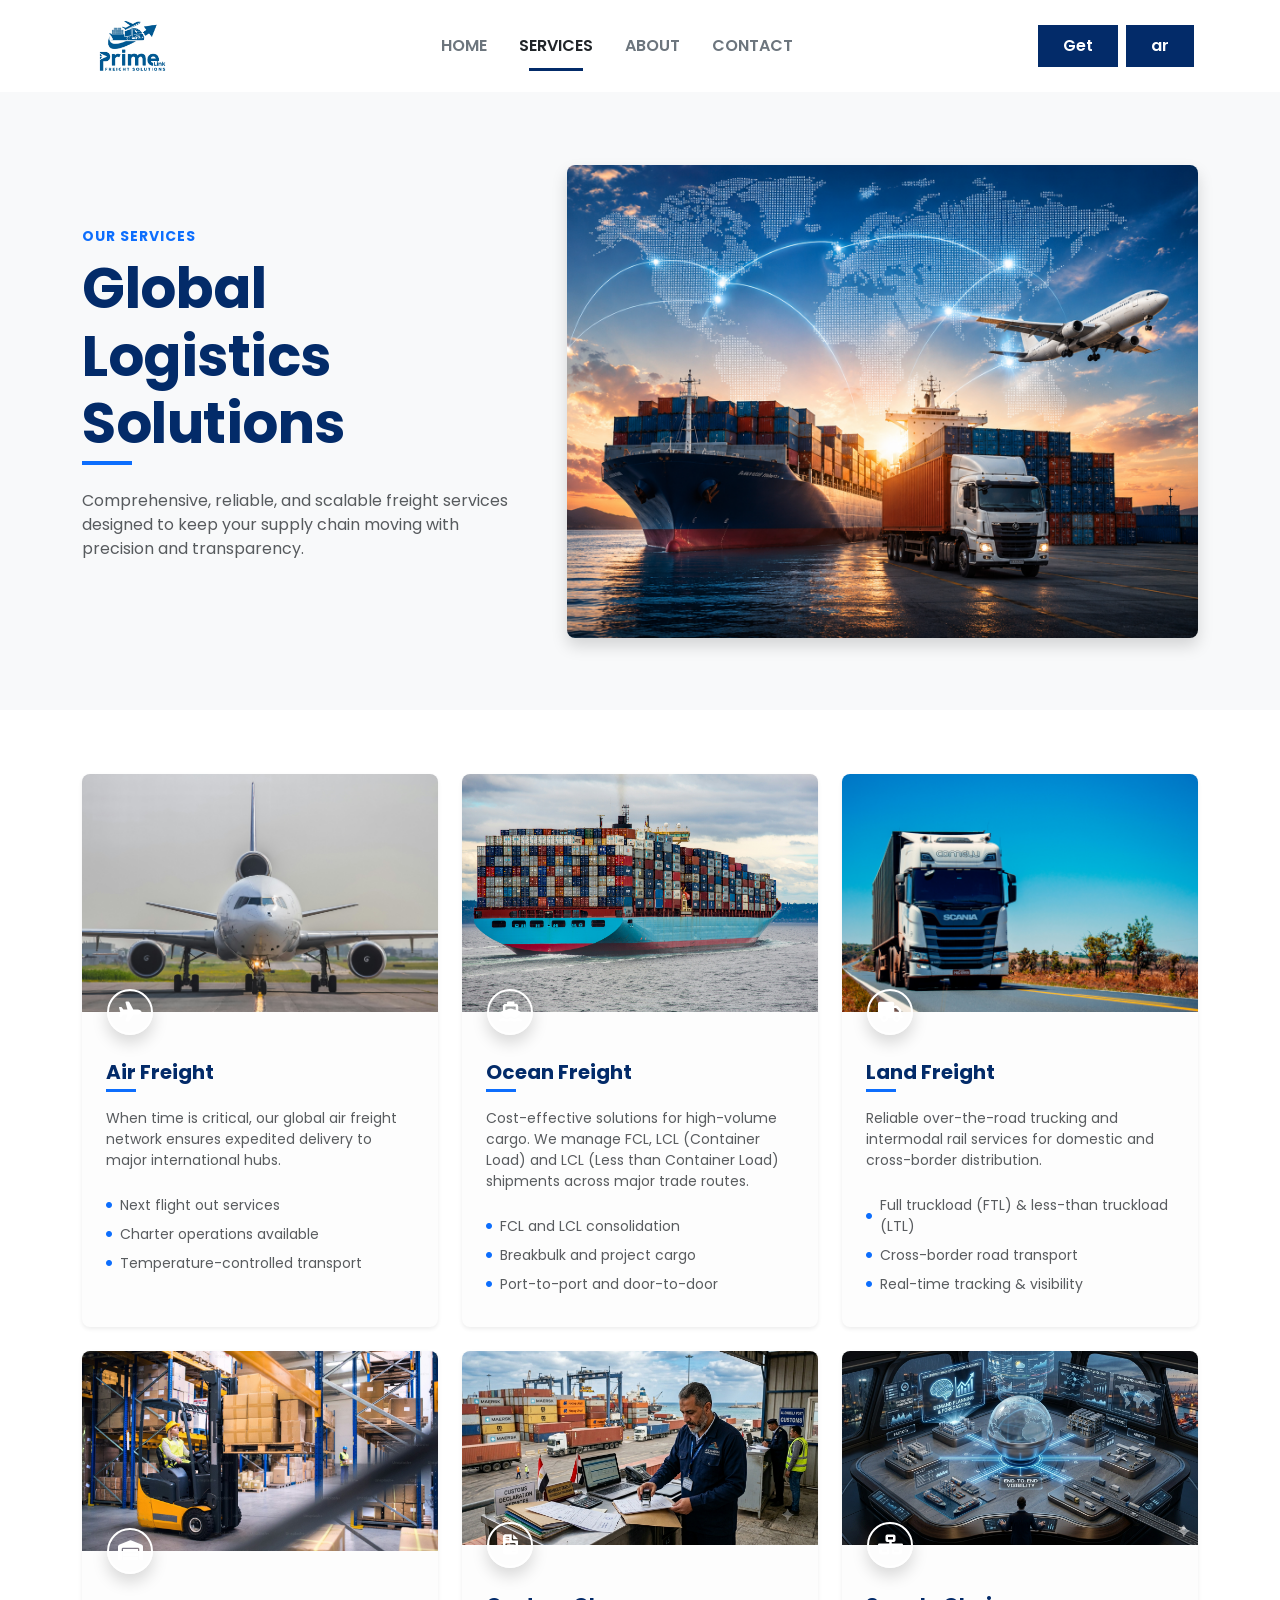
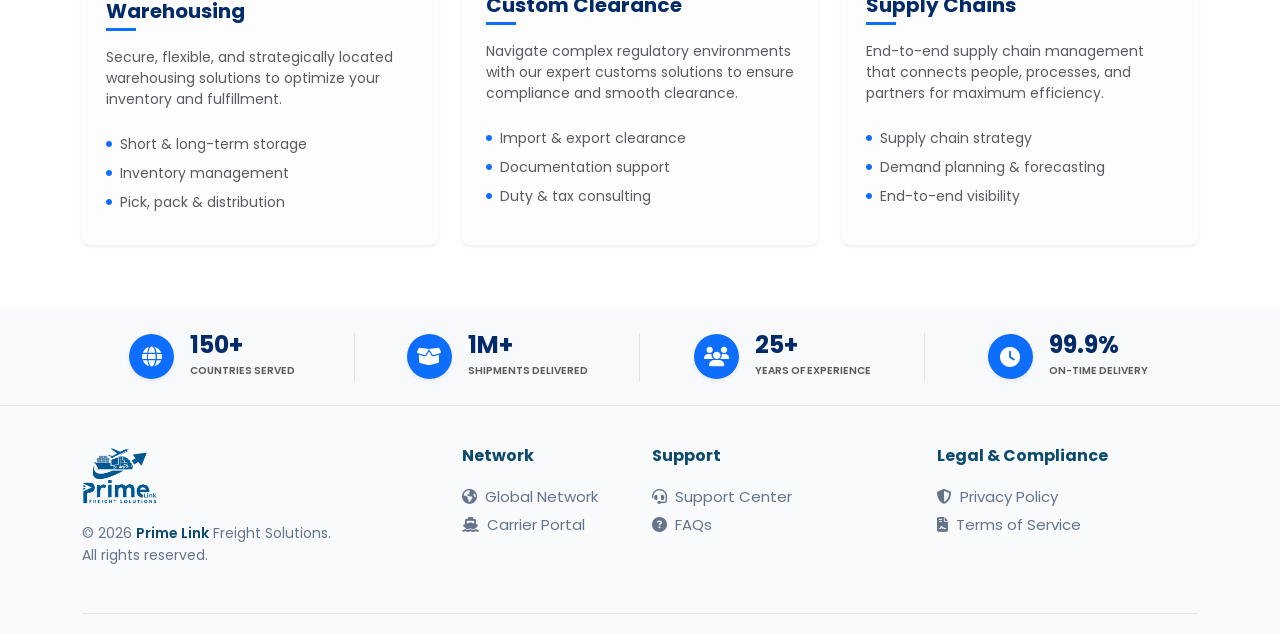
<file: en/services.html>
<!doctype html>
<html lang="en">
  <head>
    <!-- 
    =======================================================================
    * PROJECT:     Professional Multi-page Portfolio
    * PAGE:        Services (services.html)
    * DESCRIPTION: Services Page (English Version)with Multilingual Setup
    * VERSION:     1.0.0
    * AUTHOR:      Mostafa Abdel-All
    =======================================================================
    -->
    <meta charset="UTF-8" />
    <meta name="viewport" content="width=device-width, initial-scale=1.0" />
    <meta
      name="description"
      content="Freight Forwarding | Logistics Services | Air Freight | Sea Freight | Customs Clearance | Warehousing | supply chain 
               All international shipping services 
               Global Shipping Solutions
               Linking markets with the best service"
    />
    <meta
      name="keywords"
      content="Freight Forwarding, Logistics Services, Air Freight, Sea Freight, Customs Clearance, Warehousing, supply chain, All international shipping services, Global Shipping Solutions, Linking markets with the best service"
    />
    <meta name="author" content="Mostafa Abdel-All" />
    <title>Prime Link</title>

    <!-- THIRD-PARTY CORE CSS STYLESHEETS -->
    <link
      href="https://fonts.googleapis.com/css2?family=Poppins:wght@300;400;600;700&display=swap"
      rel="stylesheet"
    />
    <link
      rel="stylesheet"
      href="https://cdnjs.cloudflare.com/ajax/libs/font-awesome/6.5.1/css/all.min.css"
    />
    <!-- Bootstrap 5 Compiled CSS -->
    <link rel="stylesheet" href="../css/bootstrap.min.css" />
    <!-- Custom Global Stylesheet -->
    <link rel="stylesheet" href="../css/style.css" />

    <style>
      body {
        font-family: "Poppins", sans-serif;
        background-color: #f8f9fa;
      }
      .service-card {
        transition:
          transform 0.3s ease,
          box-shadow 0.3s ease;
      }
      .service-card:hover {
        transform: translateY(-10px);
        box-shadow: 0 1rem 3rem rgba(0, 0, 0, 0.175) !important;
      }
    </style>
  </head>
  <body>
    <!-- ==========================================
          START: GLOBAL NAVIGATION BAR
          ========================================== -->
    <nav
      class="navbar navbar-expand-lg navbar-light bg-white sticky-top py-3 border-bottom border-light"
    >
      <div class="container">
        <a
          class="navbar-brand fw-bold text-dark d-flex align-items-center"
          href="index.html"
        >
          <img
            src="../assets/images/Logo RGB.jpg.jpeg"
            alt=""
            class="img-fluid"
            style="height: 50px"
          />
        </a>

        <button
          class="navbar-toggler"
          type="button"
          data-bs-toggle="collapse"
          data-bs-target="#mainNavbar"
          aria-controls="mainNavbar"
          aria-expanded="false"
          aria-label="Toggle navigation"
        >
          <span class="navbar-toggler-icon"></span>
        </button>

        <div class="collapse navbar-collapse" id="mainNavbar">
          <ul class="navbar-nav mx-auto mb-2 mb-lg-0 gap-lg-3">
            <li class="nav-item">
              <a
                class="nav-link fw-semibold text-uppercase text-secondary"
                href="index.html"
                >Home</a
              >
            </li>
            <li class="nav-item">
              <a
                class="nav-link active fw-semibold text-uppercase text-dark position-relative"
                href="services.html"
                >Services</a
              >
            </li>
            <li class="nav-item">
              <a
                class="nav-link fw-semibold text-uppercase text-secondary"
                href="about.html"
                >About</a
              >
            </li>
            <li class="nav-item">
              <a
                class="nav-link fw-semibold text-uppercase text-secondary"
                href="contact.html"
                >Contact</a
              >
            </li>
          </ul>
          <div class="d-flex">
            <a
              href="contact.html"
              class="btn btn-primary-dark px-4 py-2 mx-1 rounded-0 text-white fw-semibold"
              >Get</a
            >
            <a
              href="../ar/services.html"
              class="btn btn-primary-dark px-4 py-2 mx-1 rounded-0 text-white fw-semibold"
              >ar</a
            >
          </div>
        </div>
      </div>
    </nav>
    <!-- ==========================================
          END: GLOBAL NAVIGATION BAR
          ========================================== -->

    <!-- ==========================================
          START: SERVICES HERO SECTION
          ========================================== -->
    <section
      class="services-hero py-5 position-relative bg-light overflow-hidden"
    >
      <div class="container py-4 position-relative" style="z-index: 2">
        <div class="row align-items-center g-5">
          <div class="col-lg-5">
            <span
              class="text-primary fw-bold text-uppercase tracking-wider small d-block mb-2"
              style="letter-spacing: 1px"
              >Our Services</span
            >
            <h1
              class="display-4 fw-bold text-dark-blue mb-4 position-relative pb-2"
              style="letter-spacing: -0.5px"
            >
              Global Logistics Solutions
              <span
                class="position-absolute bottom-0 start-0 bg-primary"
                style="width: 50px; height: 4px"
              ></span>
            </h1>
            <p class="text-muted lh-base">
              Comprehensive, reliable, and scalable freight services designed to
              keep your supply chain moving with precision and transparency.
            </p>
          </div>
          <div class="col-lg-7 text-center position-relative">
            <img
              src="../assets/images/global-freight-logistics.png"
              alt="Global Logistics Solutions"
              class="img-fluid rounded-3 shadow"
            />
          </div>
        </div>
      </div>
    </section>
    <!-- ==========================================
          END: SERVICES HERO SECTION
          ========================================== -->

    <!-- ==========================================
          START: SERVICES GRID BLOCK
          Structure: Grid of detailed service cards
          ========================================== -->
    <section class="services-grid-block py-5 bg-white">
      <div class="container py-3">
        <div class="row g-4">
          <!-- Air Freight Card -->
          <div class="col-lg-4 col-md-6">
            <div
              class="card service-detailed-card border-0 shadow-sm rounded-3 overflow-hidden h-100"
            >
              <div class="position-relative">
                <img
                  src="../assets/images/air freight.jpg"
                  class="card-img-top"
                  alt="Air Freight"
                />
                <div
                  class="service-floating-icon bg-dark-blue rounded-circle d-flex align-items-center justify-content-center position-absolute shadow"
                >
                  <i class="fa-solid fa-plane text-white fs-5"></i>
                </div>
              </div>
              <div class="card-body p-4 pt-5">
                <h4
                  class="fw-bold text-dark-blue mb-3 fs-5 position-relative pb-2 card-title-line"
                >
                  Air Freight
                </h4>
                <p class="text-muted small mb-4 lh-base">
                  When time is critical, our global air freight network ensures
                  expedited delivery to major international hubs.
                </p>
                <ul
                  class="list-unstyled service-bullet-list small text-muted mb-0"
                >
                  <li>
                    <i class="fa-solid fa-circle text-primary me-2"></i>Next
                    flight out services
                  </li>
                  <li>
                    <i class="fa-solid fa-circle text-primary me-2"></i>Charter
                    operations available
                  </li>
                  <li>
                    <i class="fa-solid fa-circle text-primary me-2"></i
                    >Temperature-controlled transport
                  </li>
                </ul>
              </div>
            </div>
          </div>

          <!-- Ocean Freight Card -->
          <div class="col-lg-4 col-md-6">
            <div
              class="card service-detailed-card border-0 shadow-sm rounded-3 overflow-hidden h-100"
            >
              <div class="position-relative">
                <img
                  src="../assets/images/ocean-freight.jpg"
                  class="card-img-top"
                  alt="Ocean Freight"
                />
                <div
                  class="service-floating-icon bg-dark-blue rounded-circle d-flex align-items-center justify-content-center position-absolute shadow"
                >
                  <i class="fa-solid fa-ship text-white fs-5"></i>
                </div>
              </div>
              <div class="card-body p-4 pt-5">
                <h4
                  class="fw-bold text-dark-blue mb-3 fs-5 position-relative pb-2 card-title-line"
                >
                  Ocean Freight
                </h4>
                <p class="text-muted small mb-4 lh-base">
                  Cost-effective solutions for high-volume cargo. We manage FCL,
                  LCL (Container Load) and LCL (Less than Container Load)
                  shipments across major trade routes.
                </p>
                <ul
                  class="list-unstyled service-bullet-list small text-muted mb-0"
                >
                  <li>
                    <i class="fa-solid fa-circle text-primary me-2"></i>FCL and
                    LCL consolidation
                  </li>
                  <li>
                    <i class="fa-solid fa-circle text-primary me-2"></i
                    >Breakbulk and project cargo
                  </li>
                  <li>
                    <i class="fa-solid fa-circle text-primary me-2"></i
                    >Port-to-port and door-to-door
                  </li>
                </ul>
              </div>
            </div>
          </div>

          <!-- Land Freight Card -->
          <div class="col-lg-4 col-md-6">
            <div
              class="card service-detailed-card border-0 shadow-sm rounded-3 overflow-hidden h-100"
            >
              <div class="position-relative">
                <img
                  src="../assets/images/Land Freight.jpg"
                  class="card-img-top"
                  alt="Land Freight"
                />
                <div
                  class="service-floating-icon bg-dark-blue rounded-circle d-flex align-items-center justify-content-center position-absolute shadow"
                >
                  <i class="fa-solid fa-truck text-white fs-5"></i>
                </div>
              </div>
              <div class="card-body p-4 pt-5">
                <h4
                  class="fw-bold text-dark-blue mb-3 fs-5 position-relative pb-2 card-title-line"
                >
                  Land Freight
                </h4>
                <p class="text-muted small mb-4 lh-base">
                  Reliable over-the-road trucking and intermodal rail services
                  for domestic and cross-border distribution.
                </p>
                <ul
                  class="list-unstyled service-bullet-list small text-muted mb-0"
                >
                  <li>
                    <i class="fa-solid fa-circle text-primary me-2"></i>Full
                    truckload (FTL) & less-than truckload (LTL)
                  </li>
                  <li>
                    <i class="fa-solid fa-circle text-primary me-2"></i
                    >Cross-border road transport
                  </li>
                  <li>
                    <i class="fa-solid fa-circle text-primary me-2"></i
                    >Real-time tracking & visibility
                  </li>
                </ul>
              </div>
            </div>
          </div>

          <!-- Warehousing Card -->
          <div class="col-lg-4 col-md-6">
            <div
              class="card service-detailed-card border-0 shadow-sm rounded-3 overflow-hidden h-100"
            >
              <div class="position-relative">
                <img
                  src="../assets/images/warehouse-bg.jpg"
                  class="card-img-top"
                  alt="Warehousing"
                />
                <div
                  class="service-floating-icon bg-dark-blue rounded-circle d-flex align-items-center justify-content-center position-absolute shadow"
                >
                  <i class="fa-solid fa-warehouse text-white fs-5"></i>
                </div>
              </div>
              <div class="card-body p-4 pt-5">
                <h4
                  class="fw-bold text-dark-blue mb-3 fs-5 position-relative pb-2 card-title-line"
                >
                  Warehousing
                </h4>
                <p class="text-muted small mb-4 lh-base">
                  Secure, flexible, and strategically located warehousing
                  solutions to optimize your inventory and fulfillment.
                </p>
                <ul
                  class="list-unstyled service-bullet-list small text-muted mb-0"
                >
                  <li>
                    <i class="fa-solid fa-circle text-primary me-2"></i>Short &
                    long-term storage
                  </li>
                  <li>
                    <i class="fa-solid fa-circle text-primary me-2"></i
                    >Inventory management
                  </li>
                  <li>
                    <i class="fa-solid fa-circle text-primary me-2"></i>Pick,
                    pack & distribution
                  </li>
                </ul>
              </div>
            </div>
          </div>

          <!-- Custom Clearance Card -->
          <div class="col-lg-4 col-md-6">
            <div
              class="card service-detailed-card border-0 shadow-sm rounded-3 overflow-hidden h-100"
            >
              <div class="position-relative">
                <img
                  src="../assets/images/custom-clearance.png"
                  class="card-img-top"
                  alt="Custom Clearance"
                />
                <div
                  class="service-floating-icon bg-dark-blue rounded-circle d-flex align-items-center justify-content-center position-absolute shadow"
                >
                  <i class="fa-solid fa-file-invoice text-white fs-5"></i>
                </div>
              </div>
              <div class="card-body p-4 pt-5">
                <h4
                  class="fw-bold text-dark-blue mb-3 fs-5 position-relative pb-2 card-title-line"
                >
                  Custom Clearance
                </h4>
                <p class="text-muted small mb-4 lh-base">
                  Navigate complex regulatory environments with our expert
                  customs solutions to ensure compliance and smooth clearance.
                </p>
                <ul
                  class="list-unstyled service-bullet-list small text-muted mb-0"
                >
                  <li>
                    <i class="fa-solid fa-circle text-primary me-2"></i>Import &
                    export clearance
                  </li>
                  <li>
                    <i class="fa-solid fa-circle text-primary me-2"></i
                    >Documentation support
                  </li>
                  <li>
                    <i class="fa-solid fa-circle text-primary me-2"></i>Duty &
                    tax consulting
                  </li>
                </ul>
              </div>
            </div>
          </div>

          <!-- Supply Chains Card -->
          <div class="col-lg-4 col-md-6">
            <div
              class="card service-detailed-card border-0 shadow-sm rounded-3 overflow-hidden h-100"
            >
              <div class="position-relative">
                <img
                  src="../assets/images/sup.png"
                  class="card-img-top"
                  alt="Supply Chains"
                />
                <div
                  class="service-floating-icon bg-dark-blue rounded-circle d-flex align-items-center justify-content-center position-absolute shadow"
                >
                  <i class="fa-solid fa-network-wired text-white fs-5"></i>
                </div>
              </div>
              <div class="card-body p-4 pt-5">
                <h4
                  class="fw-bold text-dark-blue mb-3 fs-5 position-relative pb-2 card-title-line"
                >
                  Supply Chains
                </h4>
                <p class="text-muted small mb-4 lh-base">
                  End-to-end supply chain management that connects people,
                  processes, and partners for maximum efficiency.
                </p>
                <ul
                  class="list-unstyled service-bullet-list small text-muted mb-0"
                >
                  <li>
                    <i class="fa-solid fa-circle text-primary me-2"></i>Supply
                    chain strategy
                  </li>
                  <li>
                    <i class="fa-solid fa-circle text-primary me-2"></i>Demand
                    planning & forecasting
                  </li>
                  <li>
                    <i class="fa-solid fa-circle text-primary me-2"></i
                    >End-to-end visibility
                  </li>
                </ul>
              </div>
            </div>
          </div>
        </div>
      </div>
    </section>
    <!-- ==========================================
          END: SERVICES GRID BLOCK
          ========================================== -->

    <!-- ==========================================
          START: STATS COUNTER BAR
          ========================================== -->
    <section class="stats-counter-bar py-4 bg-light">
      <div class="container">
        <div
          class="row g-4 justify-content-center align-items-center text-center text-md-start"
        >
          <div
            class="col-lg-3 col-sm-6 d-md-flex align-items-center justify-content-center gap-3 border-end-lg"
          >
            <div
              class="stat-icon-box bg-primary rounded-circle d-flex align-items-center justify-content-center mx-auto mx-md-0 mb-2 mb-md-0 shadow-sm"
            >
              <i class="fa-solid fa-globe text-white fs-5"></i>
            </div>
            <div>
              <h3 class="fw-bold text-dark-blue mb-0 lh-1 fs-4">150+</h3>
              <span
                class="text-muted text-uppercase fw-semibold tracking-wider"
                style="font-size: 0.65rem"
                >Countries Served</span
              >
            </div>
          </div>

          <div
            class="col-lg-3 col-sm-6 d-md-flex align-items-center justify-content-center gap-3 border-end-lg"
          >
            <div
              class="stat-icon-box bg-primary rounded-circle d-flex align-items-center justify-content-center mx-auto mx-md-0 mb-2 mb-md-0 shadow-sm"
            >
              <i class="fa-solid fa-box-open text-white fs-5"></i>
            </div>
            <div>
              <h3 class="fw-bold text-dark-blue mb-0 lh-1 fs-4">1M+</h3>
              <span
                class="text-muted text-uppercase fw-semibold tracking-wider"
                style="font-size: 0.65rem"
                >Shipments Delivered</span
              >
            </div>
          </div>

          <div
            class="col-lg-3 col-sm-6 d-md-flex align-items-center justify-content-center gap-3 border-end-lg"
          >
            <div
              class="stat-icon-box bg-primary rounded-circle d-flex align-items-center justify-content-center mx-auto mx-md-0 mb-2 mb-md-0 shadow-sm"
            >
              <i class="fa-solid fa-users text-white fs-5"></i>
            </div>
            <div>
              <h3 class="fw-bold text-dark-blue mb-0 lh-1 fs-4">25+</h3>
              <span
                class="text-muted text-uppercase fw-semibold tracking-wider"
                style="font-size: 0.65rem"
                >Years of Experience</span
              >
            </div>
          </div>

          <div
            class="col-lg-3 col-sm-6 d-md-flex align-items-center justify-content-center gap-3"
          >
            <div
              class="stat-icon-box bg-primary rounded-circle d-flex align-items-center justify-content-center mx-auto mx-md-0 mb-2 mb-md-0 shadow-sm"
            >
              <i class="fa-solid fa-clock text-white fs-5"></i>
            </div>
            <div>
              <h3 class="fw-bold text-dark-blue mb-0 lh-1 fs-4">99.9%</h3>
              <span
                class="text-muted text-uppercase fw-semibold tracking-wider"
                style="font-size: 0.65rem"
                >On-Time Delivery</span
              >
            </div>
          </div>
        </div>
      </div>
    </section>
    <!-- ==========================================
          END: STATS COUNTER BAR
          ========================================== -->

    <!-- ==========================================
          START: GLOBAL FOOTER CONFIGURATION
          ========================================== -->
    <footer class="main-footer">
      <div class="container">
        <div class="row gy-4">
          <div class="col-lg-4 col-md-6">
            <div class="footer-brand">
              <img
                src="../assets/images/logo_footer.png"
                alt="Prime Link Logo"
                class="footer-logo mb-3"
              />
              <p class="copyright-text">
                &copy; 2026 <span class="highlight">Prime Link</span> Freight
                Solutions.<br />
                All rights reserved.
              </p>
            </div>
          </div>

          <div class="col-lg-2 col-md-6">
            <h5 class="footer-heading">Network</h5>
            <ul class="footer-links list-unstyled">
              <li>
                <a href="#"
                  ><i class="fa-solid fa-earth-americas me-2"></i>Global
                  Network</a
                >
              </li>
              <li>
                <a href="#"
                  ><i class="fa-solid fa-ship me-2"></i>Carrier Portal</a
                >
              </li>
            </ul>
          </div>

          <div class="col-lg-3 col-md-6">
            <h5 class="footer-heading">Support</h5>
            <ul class="footer-links list-unstyled">
              <li>
                <a href="#"
                  ><i class="fa-solid fa-headset me-2"></i>Support Center</a
                >
              </li>
              <li>
                <a href="#"
                  ><i class="fa-solid fa-circle-question me-2"></i>FAQs</a
                >
              </li>
            </ul>
          </div>

          <div class="col-lg-3 col-md-6">
            <h5 class="footer-heading">Legal & Compliance</h5>
            <ul class="footer-links list-unstyled">
              <li>
                <a href="#"
                  ><i class="fa-solid fa-shield-halved me-2"></i>Privacy
                  Policy</a
                >
              </li>
              <li>
                <a href="#"
                  ><i class="fa-solid fa-file-contract me-2"></i>Terms of
                  Service</a
                >
              </li>
            </ul>
          </div>
        </div>

        <hr class="footer-divider" />
      </div>
    </footer>
    <!-- ==========================================
          END: GLOBAL FOOTER
          ========================================== -->
    <!-- ==========================================
          START: GLOBAL SCRIPTS ATTACHMENT
          Placed at bottom to optimize DOM load speed
          ========================================== -->
    <!-- Bootstrap 5 Compiled Bundle JS (Includes Popper Core) -->
    <script src="../js/bootstrap.bundle.min.js"></script>
    <!-- Custom Application Javascript Execution File -->
    <script src="../js/main.js"></script>
    <!-- ==========================================
          END: GLOBAL SCRIPTS ATTACHMENT
          ========================================== -->
  </body>
</html>
</file>
<file: css/style.css>
/* =========================================================================
* PROJECT: Logistics & Freight Digital Interface
 * MODULE:  Core Stylesheet (LTR/RTL Support)
 * AUTHOR:  Mostafa Abdel-All
 * VERSION: 1.0.0
 * NOTE:    Global design tokens and component-specific overrides.
   ========================================================================= */

/* -------------------------------------------------------------------------
   1. GLOBAL ARCHITECTURE VARIABLES & DESIGN TOKENS
   ------------------------------------------------------------------------- */
:root {
    /* Brand Identity Color Tokens */
    --brand-dark-blue: #032b69;      /* Primary institutional corporate shade */
    --brand-primary-blue: #0d6efd;   /* Dynamic interaction blue color */
    
    /* Global Transition Presets for Interactive Elements */
    --transition-base: all 0.3s ease-in-out;
}

/* -------------------------------------------------------------------------
   2. GLOBAL ROUTING OVERRIDES & BODY PRESETS
   ------------------------------------------------------------------------- */
body {
    background-color: #f4f6f9;       /* Light gray base surface layer */
    color: #333333;                  /* High contrast body text layout */
}

/* -------------------------------------------------------------------------
   3. GLOBAL NAVIGATION HEADER EXTENSIONS
   ------------------------------------------------------------------------- */
/* Active Page Indicator Underline Layer */
.navbar-nav .nav-link.active::after {
    content: '';
    position: absolute;
    width: 60%;
    height: 3px;
    background-color: var(--brand-dark-blue);
    bottom: -5px;
    left: 20%;
}

/* Custom Institutional Action Button State */
.btn-primary-dark {
    background-color: var(--brand-dark-blue);
    border: 1px solid var(--brand-dark-blue);
    transition: var(--transition-base);
}
.btn-primary-dark:hover {
    background-color: #021c44;
    color: #ffffff;
}

/* -------------------------------------------------------------------------
   4. HERO BANNER CONFIGURATION UTILITIES
   ------------------------------------------------------------------------- */
.hero-banner {
    min-height: 85vh;
    background: url('../assets/images/hero-bg.jpg') no-repeat center center/cover;
    background-attachment: fixed;    /* Parallax visual movement preset */
}

/* Background Opacity Gradient Layer */
.hero-overlay {
    background: linear-gradient(to right, rgba(3, 43, 105, 0.85), rgba(13, 110, 253, 0.6));
    z-index: 0;
}

/* Dense Typography Line-Height Utility */
.tracking-tight {
    letter-spacing: -1px;
}

/* Sharp Corporate Dynamic Button Overrides */
.btn-white {
    background-color: #ffffff;
    color: var(--brand-dark-blue);
    border: 1px solid #ffffff;
    transition: var(--transition-base);
}
.btn-white:hover {
    background-color: transparent;
    color: #ffffff;
    border: 1px solid #ffffff;
}

.btn-outline-white {
    background-color: transparent;
    color: #ffffff;
    border: 1px solid #ffffff;
    transition: var(--transition-base);
}
.btn-outline-white:hover {
    background-color: #ffffff;
    color: var(--brand-dark-blue);
}

/* -------------------------------------------------------------------------
   5. CORE SERVICES & SOLUTIONS SECTION STRUCTURAL DESIGN
   ------------------------------------------------------------------------- */
/* Text tracking definitions */
.small-tracking {
    letter-spacing: 0.5px;
    font-size: 0.85rem;
}

/* Soft Decorative Circular Background for Core Features */
.bg-light-blue {
    background-color: #f0f4f9;
}

/* Micro-interaction Container for Vector Assets */
.feature-icon-wrap {
    width: 48px;
    height: 48px;
    border: none;
    transition: var(--transition-base);
}

/* Feature Component Interactive States */
.feature-item:hover .bg-light-blue {
    background-color: var(--brand-primary-blue);
}
.feature-item:hover .feature-icon-wrap i {
    color: #ffffff !important;
}

/* Palette Specific Branding Layer */
.text-dark-blue {
    color: var(--brand-dark-blue) !important;
}

/* -------------------------------------------------------------------------
   6. SPLIT CARDS ARCHITECTURE LAYOUT
   ------------------------------------------------------------------------- */
/* Asymmetric Flexbox Dashboard Panel */
.service-panel-card {
    background-color: var(--brand-dark-blue);
    min-height: 240px;
    transition: var(--transition-base);
}

/* Content Container Metadata Layer */
.service-panel-info {
    flex: 1;
    background-color: var(--brand-dark-blue);
}

/* Asymmetric Background Image Asset Engine */
.service-panel-img {
    flex: 1;
    background-size: cover;
    background-position: center;
    min-height: 200px;              /* Fallback preset layer for viewports */
}

/* Interactive Card Vector Presets */
.service-panel-icon {
    width: 45px;
    height: 45px;
}

.tracking-wide {
    letter-spacing: 1px;
}

/* Card Micro-interaction Elevation Translate Animations */
.service-panel-card:hover {
    transform: translateY(-5px);
    box-shadow: 0 1rem 3rem rgba(3, 43, 105, 0.15) !important;
}

/* -------------------------------------------------------------------------
   7. PERFORMANCE METRICS DIVIDER ARCHITECTURE
   ------------------------------------------------------------------------- */
.bottom-stats-bar {
    background-color: #3333ff;
}

/* Responsive Desktop Column Separator System */
@media (min-width: 1200px) {
    .bottom-stat-col {
        border-right: 1px solid #e9ecef;
        padding-right: 2rem;
    }
}

/* Dynamic Performance Counter Vector Asset Color Match */
.stat-icon i {
    color: var(--brand-primary-blue);
}

/* =========================================================================
   * ABOUT & CORE VALUES STYLE SHEET
   ========================================================================= */

/* 1. HERO BANNER REINFORCEMENTS */
.about-hero {
    background-size: cover;
    background-position: center !important;
}

/* 2. CORE FEATURES COMPONENT OVERRIDES */
.value-icon-wrap {
    width: 60px;
    height: 60px;
    transition: all 0.3s ease-in-out;
}

/* Micro-interaction Styles on Hover Trigger */
.value-card-col:hover .bg-light-blue {
    background-color: #0d6efd !important; /* Maps dynamic interaction blue color */
}

.value-card-col:hover .value-icon-wrap i {
    color: #ffffff !important;
}

/* 3. CORPORATE QUOTE BLOCK PRESETS */
.quote-banner-bar {
    background-color: #032b69; /* Institutional corporate dark blue */
}

/* Responsive Structural Desktop Thin Layout Grid Separator */
@media (min-width: 768px) {
    .border-start-md {
        border-left: 1px solid #e9ecef !important;
    }
}

/* =========================================================================
   * DETAILED SERVICES INTERFACE STYLE SHEET
   * APPLICATION: Custom UI Component Enhancements
   * ARCHITECT:   Mostafa
   ========================================================================= */

/* 1. HERO GRAPHIC EXTRA CONFIG */
.services-hero {
    background-color: #f8f9fa !important;
}

/* 2. SERVICES CARD DETAILED LAYOUT */
.service-detailed-card {
    transition: all 0.3s ease-in-out;
    background-color: #fdfdfd;
}

/* Floating Icon Placement Override */
.service-floating-icon {
    width: 46px;
    height: 46px;
    bottom: -23px;
    left: 25px;
    border: 2px solid #ffffff;
    z-index: 3;
    transition: all 0.3s ease-in-out;
}

/* Text Accent Line Style Under Service Title */
.card-title-line::after {
    content: '';
    position: absolute;
    bottom: 0;
    left: 0;
    width: 30px;
    height: 2.5px;
    background-color: #0d6efd; /* Brand primary blue */
}

/* Mini Dot Bullet List Optimization */
.service-bullet-list li {
    margin-bottom: 8px;
    display: flex;
    align-items: center;
}
.service-bullet-list li i {
    font-size: 6px !important; /* Forces ultra-small micro dot layout */
}

/* Hover Zoom & Card Lift Animation Curve */
.service-detailed-card:hover {
    transform: translateY(-6px);
    box-shadow: 0 1rem 2.5rem rgba(3, 43, 105, 0.12) !important;
}
.service-detailed-card:hover .service-floating-icon {
    background-color: #0d6efd !important; /* Icon shifts to light blue on card focus */
}

/* 3. BOTTOM STATS COUNTER BAR COMPONENTS */
.stat-icon-box {
    width: 45px;
    height: 45px;
    background-color: #0d6efd !important;
    border-radius: 50%;
    display: inline-block;
    text-align: center;
    line-height: 45px;
    flex-shrink: 0;
}

.stat-icon-box i {
    color: #ffffff !important;
}

/* Responsive Grid Vertical Thin Separator Systems */
@media (min-width: 992px) {
    .border-end-lg {
        border-right: 1px solid #dee2e6 !important;
    }
}

/* =========================================================================
   * DETAILED CONTACT US INTERFACE STYLE SHEET
   * APPLICATION: Custom Brand Layout & Alignment Fixes
   * ARCHITECT:   Mostafa
   ========================================================================= */

/* 1. HERO REINFORCEMENT SETTINGS */
.contact-hero {
    background: url('https://picsum.photos/id/11/1920/600') no-repeat center center;
    background-size: cover !important;
    background-position: center !important;
    min-height: 450px;
}

/* 2. CORE SYSTEM INTERACTION OVERRIDES */
.bg-form-light {
    background-color: #f8fafd !important;
}

.btn-dark-blue {
    background-color: #032b69 !important;
    border: none !important;
    transition: all 0.25s ease-in-out;
}

.btn-dark-blue:hover {
    background-color: #0d6efd !important;
}

.contact-circle-icon {
    width: 40px !important;
    height: 40px !important;
    background-color: #032b69 !important; 
    color: #ffffff !important;
    border-radius: 50% !important;
    display: inline-block;
    text-align: center;
    line-height: 40px; 
    flex-shrink: 0;
    box-shadow: 0 4px 10px rgba(3, 43, 105, 0.15);
}

.contact-circle-icon i {
    color: #ffffff !important;
    font-size: 0.95rem !important;
    vertical-align: middle;
}

.contact-interface-block .d-flex {
    margin-bottom: 1.5rem !important;
}

/* Form Fields Styling */
.contact-panel-form .form-control {
    background-color: #ffffff !important;
    border: 1px solid #e2e8f0 !important;
    padding: 0.75rem 1rem !important;
    font-size: 0.85rem !important;
    border-radius: 6px !important;
    color: #334155 !important;
}

.contact-panel-form .form-control::placeholder {
    color: #94a3b8 !important;
}

.contact-panel-form .form-control:focus {
    border-color: #0d6efd !important;
    box-shadow: 0 0 0 3px rgba(13, 110, 253, 0.1) !important;
    outline: none !important;
}

/* 3. BRAND ADAPTIVE UTILITIES SIDEBAR PANEL OVERRIDES */
.corporate-brand-card {
    background: linear-gradient(135deg, #032b69 0%, #021a3f 100%) !important;
    padding: 3rem !important;
    min-height: 400px;
}

.contact-grid-mask {
    background-image: radial-gradient(rgba(255, 255, 255, 0.15) 1px, transparent 1px) !important;
    background-size: 16px 16px !important;
}

/* =========================================================================
   * MAIN FOOTER CONTAINER COMPONENT
   ========================================================================= */
.main-footer {
    background-color: #f8fafc; /* Light off-white background */
    padding: 40px 0 10px 0;
    border-top: 1px solid #e2e8f0; /* Soft top border line */
}

.footer-logo {
    max-height: 60px; /* Logo scaling */
    display: block;
}

/* Headings: Network, Support, Legal */
.footer-heading {
    color: #0c4a6e; /* Deep ocean navy blue */
    font-size: 16px;
    font-weight: 700;
    margin-bottom: 20px;
}

.footer-links li {
    margin-bottom: 4px;
}

/* Styling the icons and links text color */
.footer-links a {
    color: #64748b; /* Soft slate gray */
    text-decoration: none;
    font-size: 15px;
    transition: color 0.2s ease-in-out;
}

/* Subtle icon alignment inside the link */
.footer-links a i {
    color: #64748b; /* Icons match the text color */
    transition: all 0.5s ease;
}

/* Darker blue color feedback on user hover */
.footer-links a:hover,
.footer-links a:hover i {
    color: #0c4a6e; 
    padding-left: 5px;
}

/* Copyright text and alignment */
.copyright-text {
    font-size: 14px;
    color: #64748b; /* Soft legal text color */
    line-height: 1.6;
    margin-top: 15px;
}

/* Highlight span styling */
.copyright-text .highlight {
    color: #0c4a6e;
    font-weight: 600;
}

/* Footer divider styling */
.footer-divider {
    border-top: 1px solid #e2e8f0;
    margin: 30px 0 10px 0;
    opacity: 1;
}

/* =========================================================================
   * PREMIUM CORPORATE GLOBAL STYLESHEET (RTL SUPPORT)
   * APPLICATION: Logistics & Freight Digital Interface
   * ARCHITECT: Mostafa
   * ========================================================================= */

/* 1. Basic body adjustments for RTL */
body.rtl {
    direction: rtl;
    text-align: right;
    font-family: 'Tajawal', 'Cairo', sans-serif; /* Arabic fonts */
}

/* 2. Adjust navigation bar */
.rtl .navbar-nav .nav-link.active::after {
    left: auto;
    right: 20%; /* Reverse underline position */
}

/* 3. Adjust hero banner gradient */
.rtl .hero-overlay {
    background: linear-gradient(to left, rgba(3, 43, 105, 0.85), rgba(13, 110, 253, 0.6)); /* Reverse gradient direction */
}

/* 4. Adjust service cards */
.rtl .service-floating-icon {
    left: auto;
    right: 25px; /* Move floating icon to the right */
}

.rtl .card-title-line::after {
    left: auto;
    right: 0; /* Title line starts from the right */
}

.rtl .service-bullet-list li i {
    margin-left: 8px; /* Margin adjustment for icon */
    margin-right: 0;
}

/* 5. Adjust borders and separators */
@media (min-width: 1200px) {
    .rtl .bottom-stat-col {
        border-right: none !important;
        border-left: 1px solid #e9ecef; /* Switch separator to the left */
        padding-right: 0;
        padding-left: 2rem;
    }
}

@media (min-width: 768px) {
    .rtl .border-start-md {
        border-left: none !important;
        border-right: 1px solid #e9ecef !important;
    }
}

@media (min-width: 992px) {
    .rtl .border-end-lg {
        border-right: none !important;
        border-left: 1px solid #dee2e6 !important;
    }
}

/* 6. Hover animations */
.rtl .footer-links a:hover,
.rtl .footer-links a:hover i {
    padding-left: 0;
    padding-right: 5px; /* Move to the right on hover */
}

/* 7. Corporate brand card */
.rtl .corporate-brand-card {
    background: linear-gradient(-135deg, #032b69 0%, #021a3f 100%) !important; /* Reverse gradient angle */
}

/* 8. Contact icons */
.rtl .contact-circle-icon {
    margin-left: 15px; /* Margin adjustment */
    margin-right: 0;
}
.rtl .card-title-line::after { 
    right: 0;
    left: auto; /* Override previous left alignment */
}
</file>
